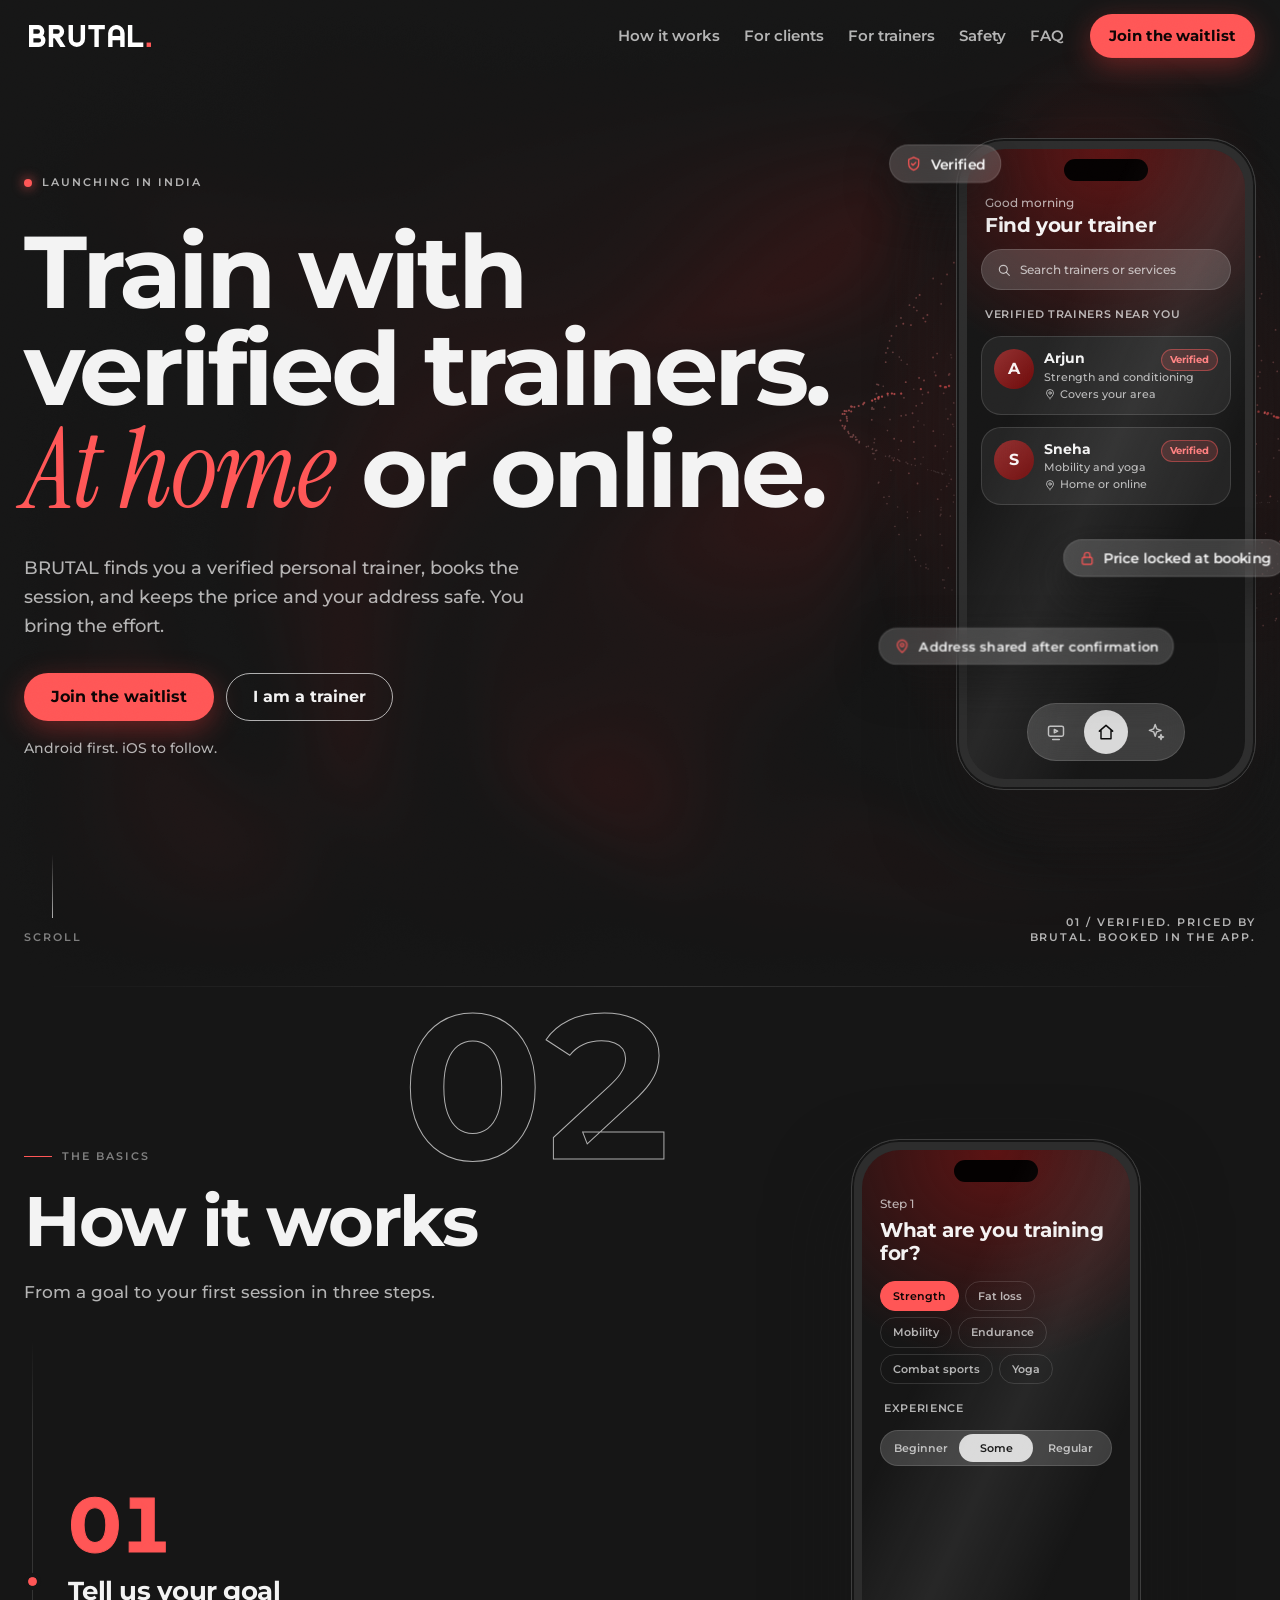
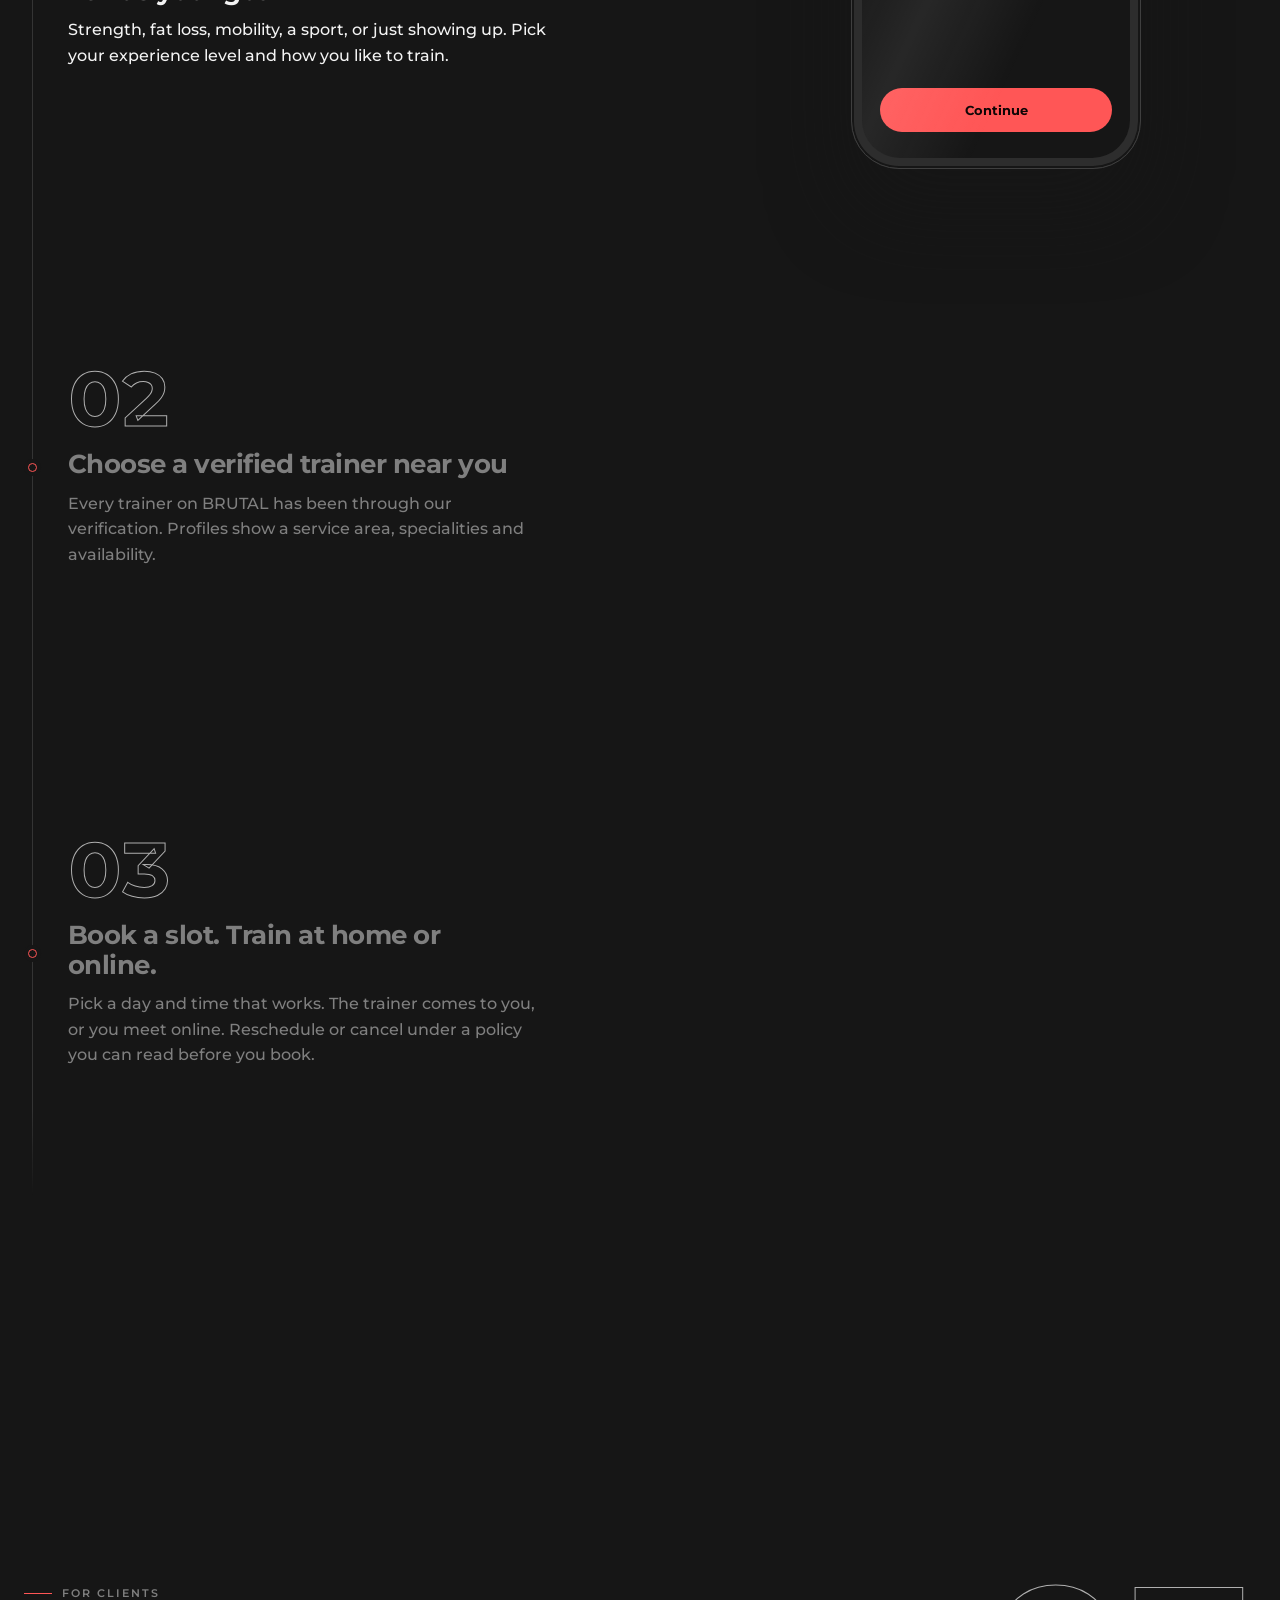
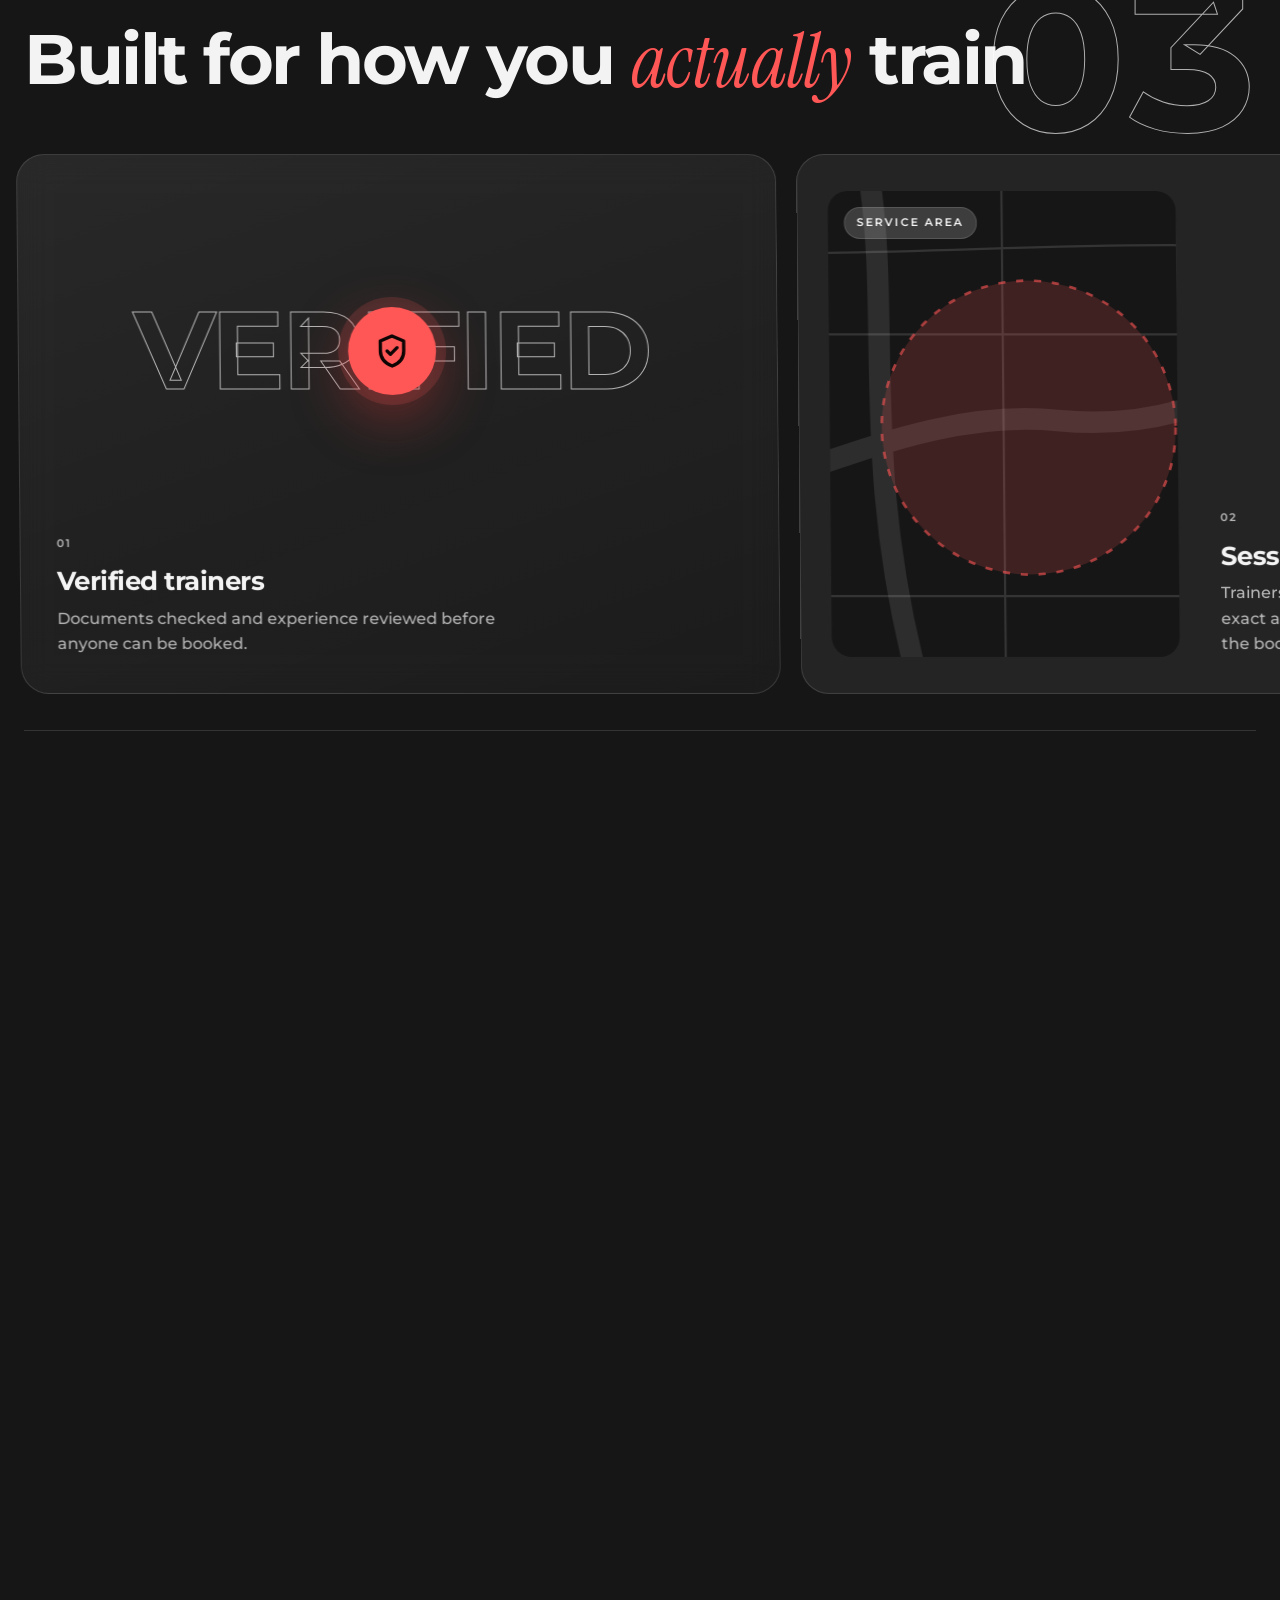
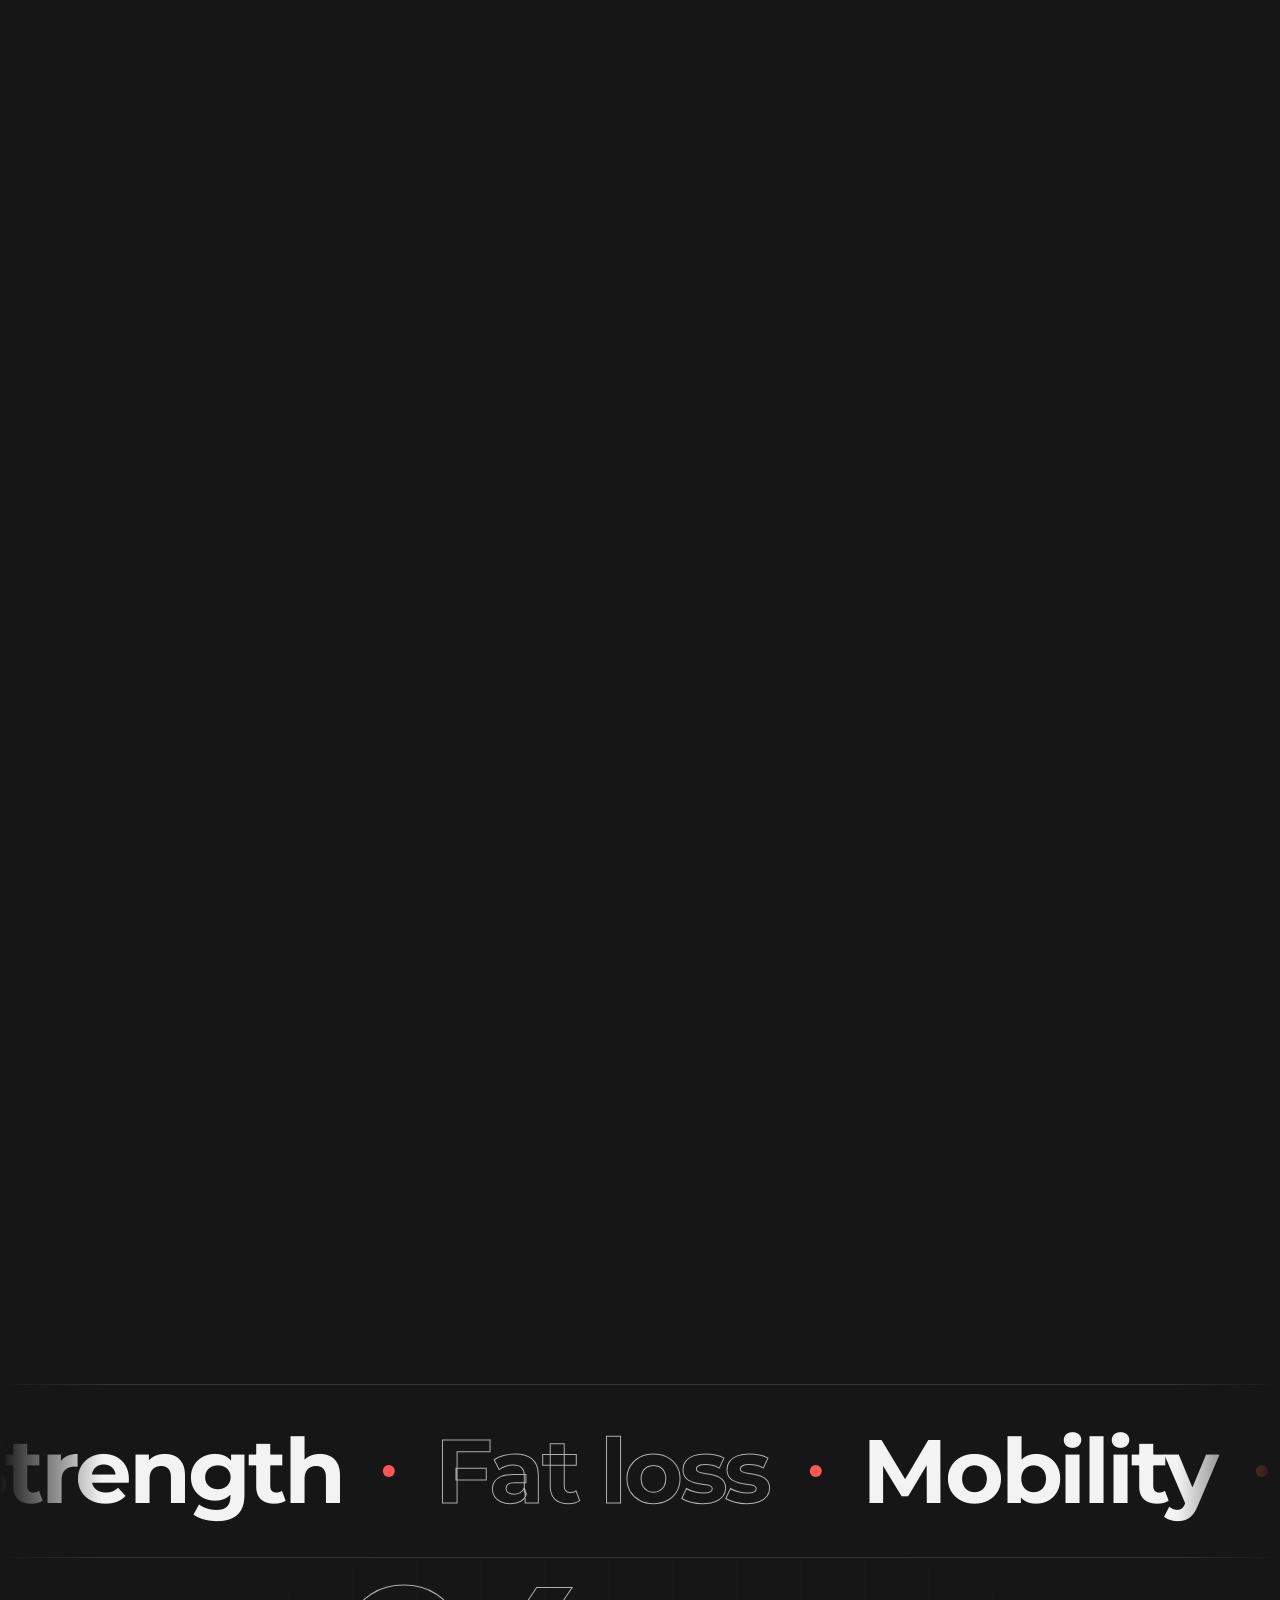
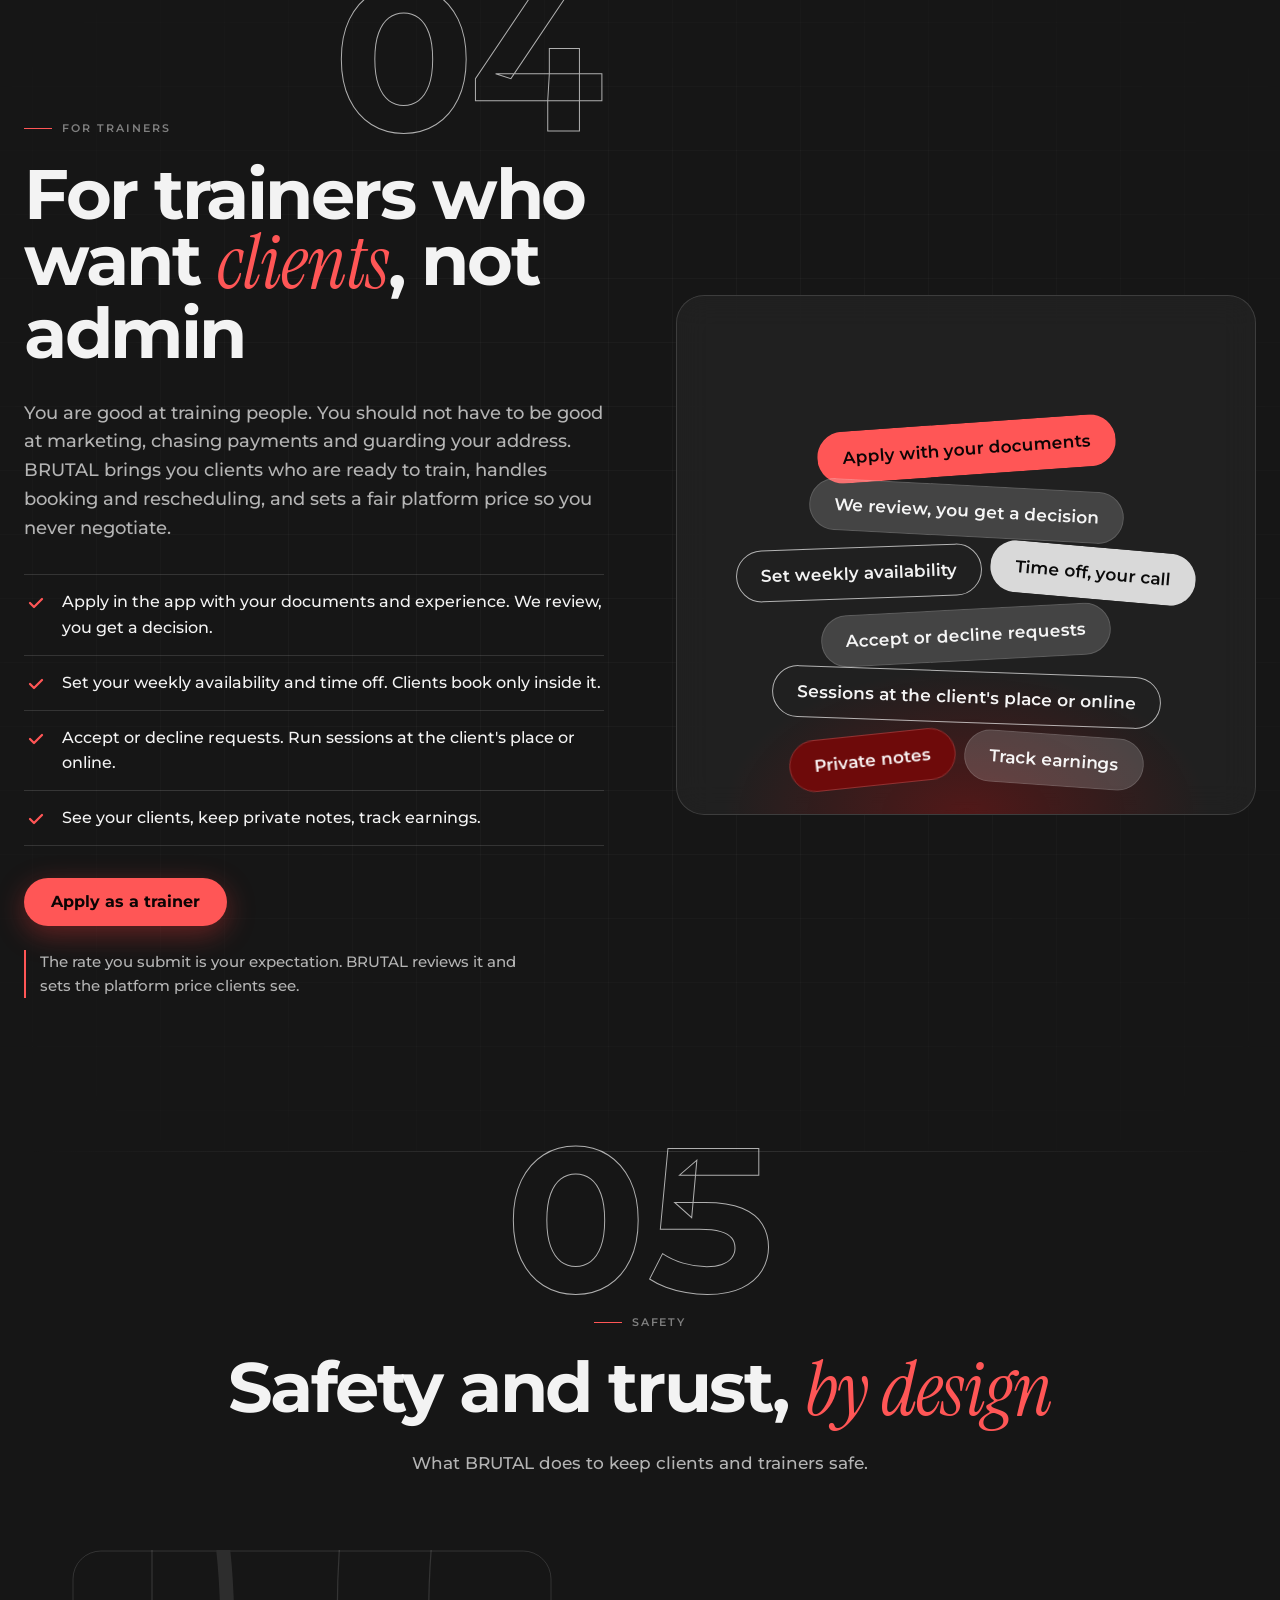
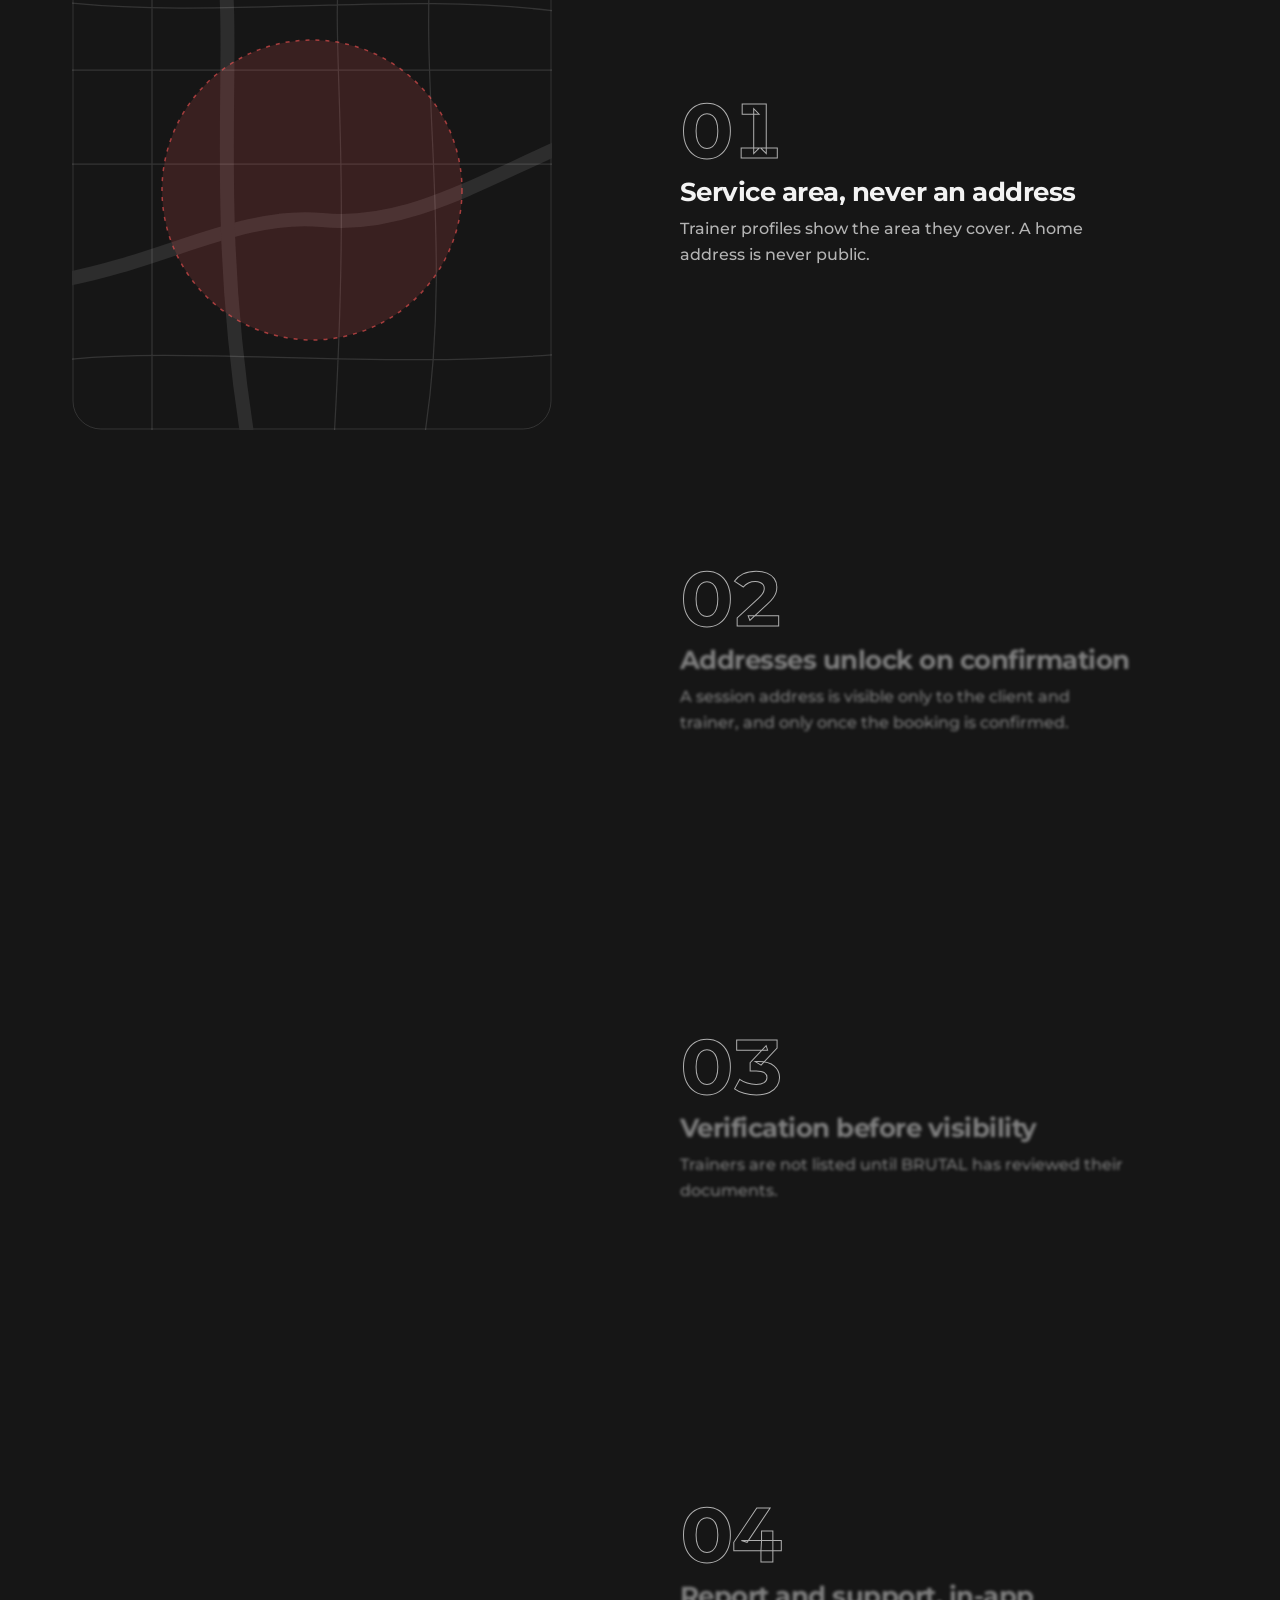
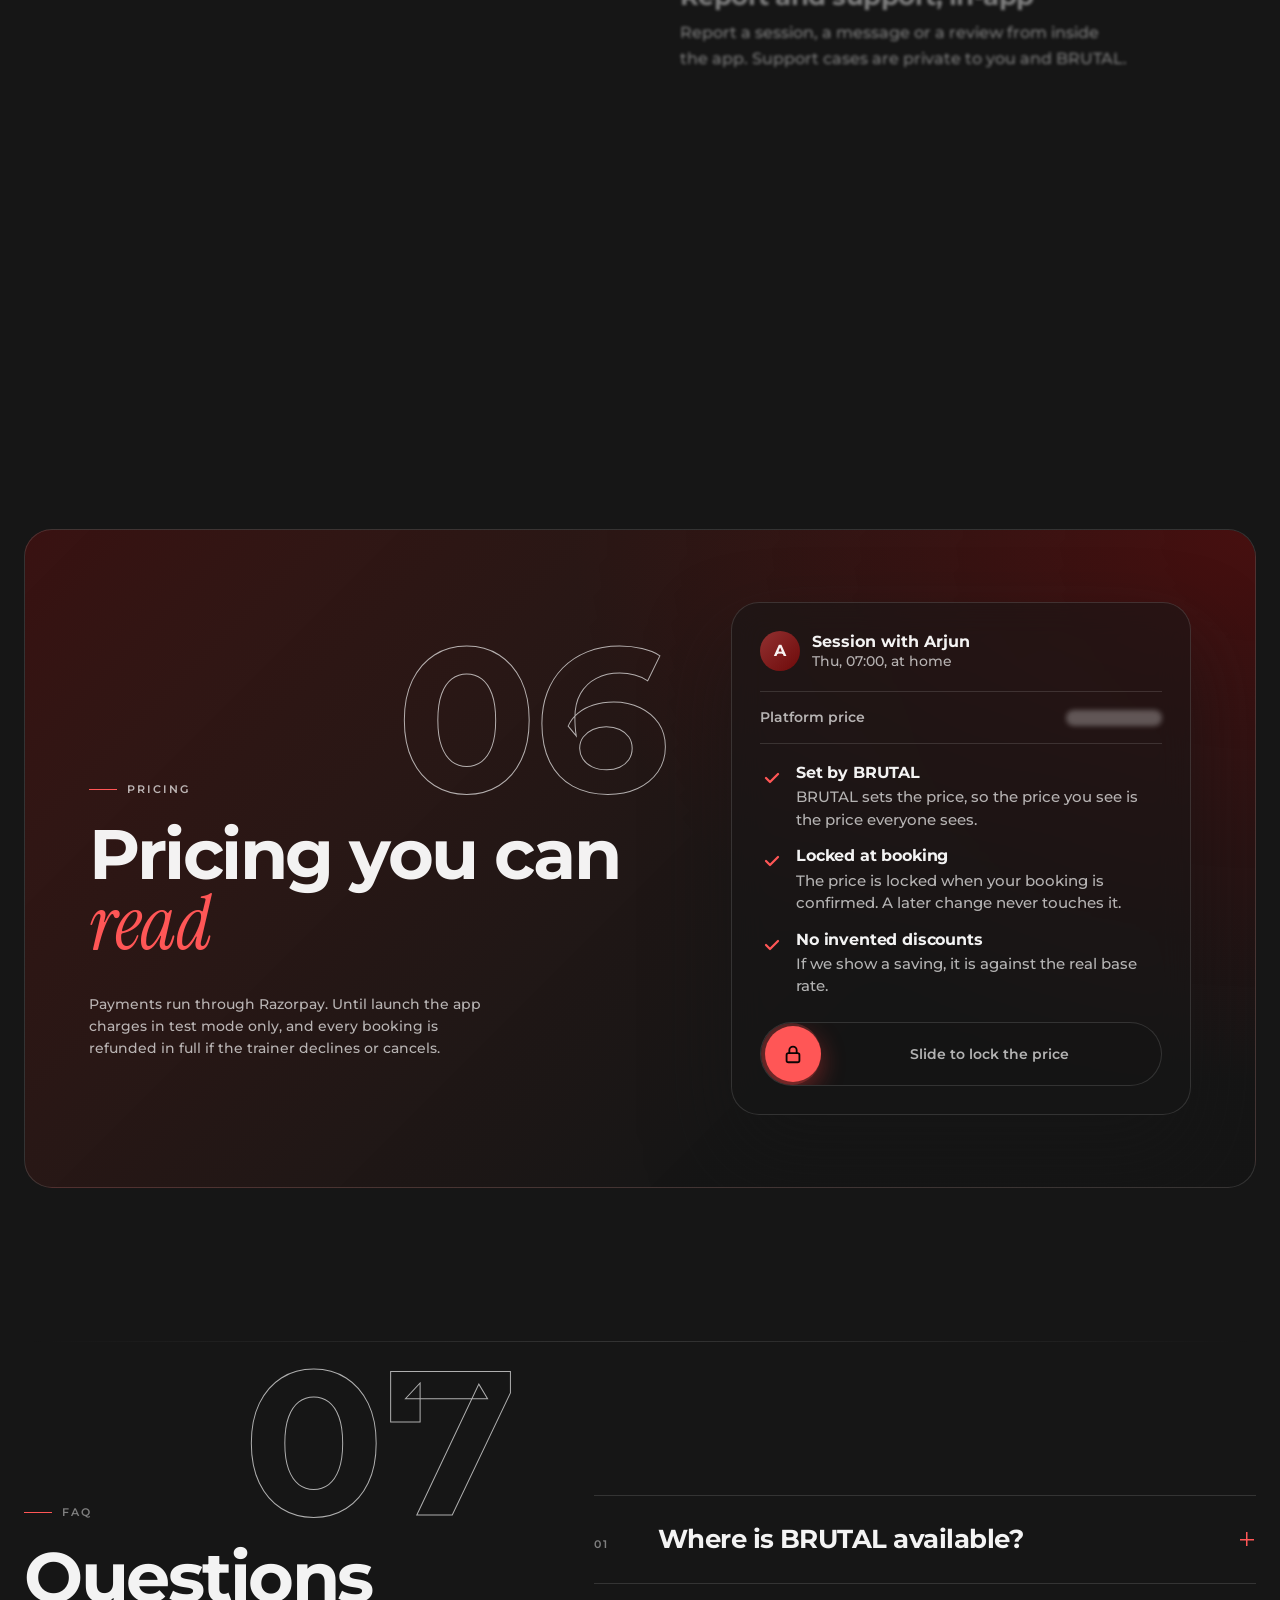
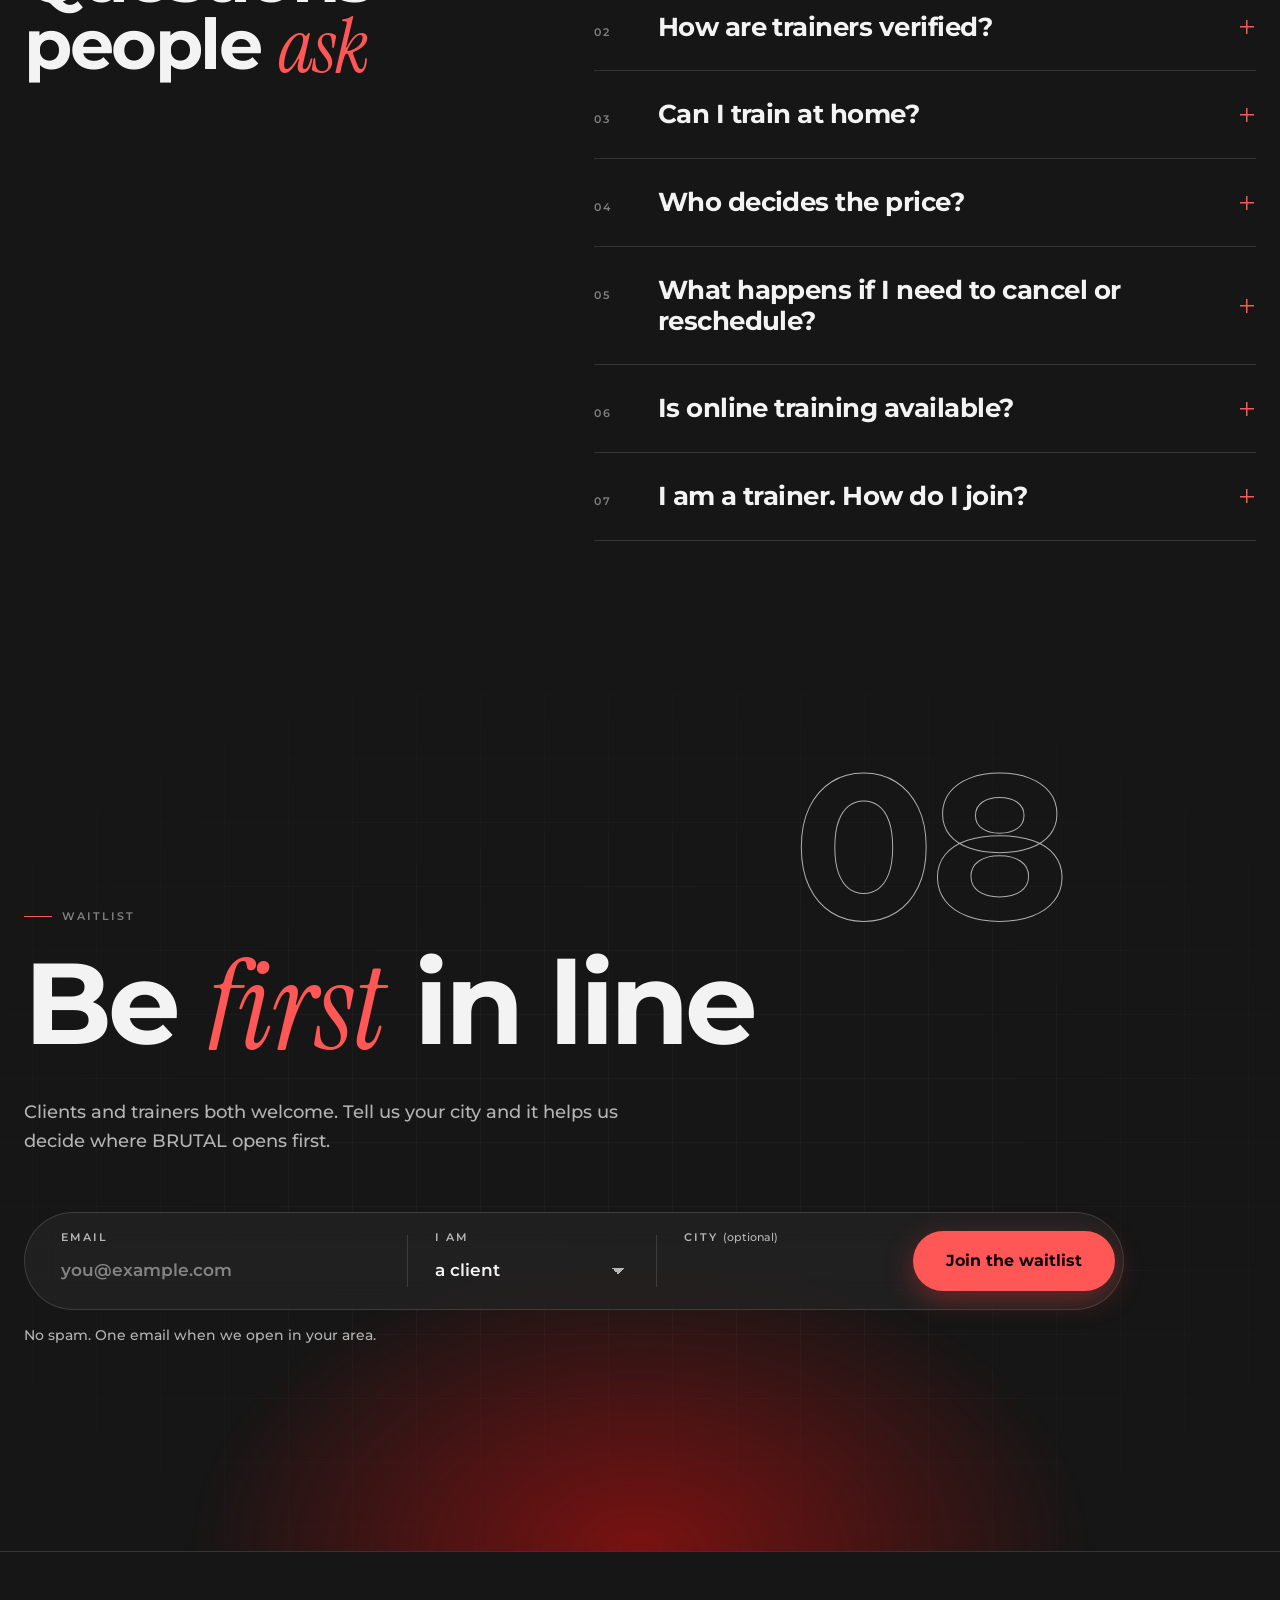
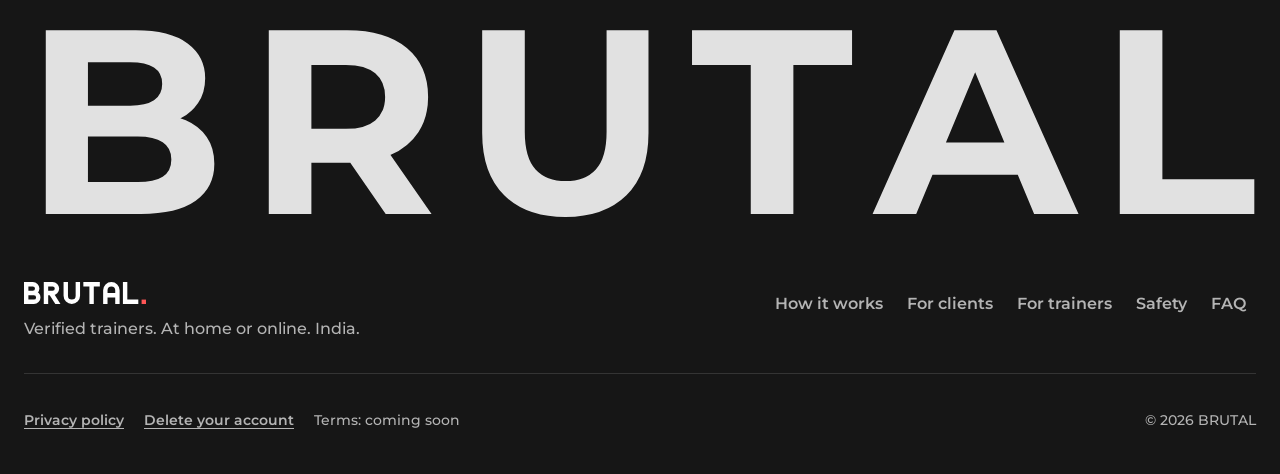
<file: index.html>
<!doctype html>
<html lang="en-IN">
<head>
<meta charset="utf-8">
<meta name="viewport" content="width=device-width, initial-scale=1">
<meta name="theme-color" content="#161616">
<meta name="color-scheme" content="dark">
<title>BRUTAL: Verified personal trainers at home or online in India</title>
<meta name="description" content="BRUTAL connects you with verified personal trainers for sessions at home or online. Pricing set by BRUTAL, safe bookings, real progress. Launching in India.">
<link rel="canonical" href="https://brutal-fit.github.io/">
<meta property="og:type" content="website">
<meta property="og:site_name" content="BRUTAL">
<meta property="og:title" content="BRUTAL: Verified personal trainers at home or online in India">
<meta property="og:description" content="BRUTAL connects you with verified personal trainers for sessions at home or online. Pricing set by BRUTAL, safe bookings, real progress. Launching in India.">
<meta property="og:url" content="https://brutal-fit.github.io/">
<meta property="og:image" content="https://brutal-fit.github.io/assets/img/og-image.png">
<meta property="og:image:width" content="1200">
<meta property="og:image:height" content="630">
<meta property="og:image:alt" content="BRUTAL wordmark on a dark background with a red glow: Train with verified trainers. At home or online.">
<meta property="og:locale" content="en_IN">
<meta name="twitter:card" content="summary_large_image">
<meta name="twitter:title" content="BRUTAL: Verified personal trainers at home or online in India">
<meta name="twitter:description" content="BRUTAL connects you with verified personal trainers for sessions at home or online. Pricing set by BRUTAL, safe bookings, real progress. Launching in India.">
<meta name="twitter:image" content="https://brutal-fit.github.io/assets/img/og-image.png">
<meta name="twitter:image:alt" content="BRUTAL wordmark on a dark background with a red glow: Train with verified trainers. At home or online.">
<link rel="icon" type="image/svg+xml" href="/assets/img/mark.svg">
<link rel="apple-touch-icon" href="/assets/img/apple-touch-icon.png">
<link rel="manifest" href="/site.webmanifest">
<link rel="preconnect" href="https://fonts.googleapis.com">
<link rel="preconnect" href="https://fonts.gstatic.com" crossorigin>
<link rel="stylesheet" href="https://fonts.googleapis.com/css2?family=Instrument+Serif:ital@1&amp;family=Montserrat:wght@400;500;600;700&amp;display=swap">
<link rel="stylesheet" href="assets/css/styles.css">
<script src="assets/js/main.js" defer></script>
<script src="assets/js/motion.js" defer></script>
<script src="assets/js/chapters.js" defer></script>
<script type="application/ld+json">
{
  "@context": "https://schema.org",
  "@type": "Organization",
  "name": "BRUTAL",
  "url": "https://brutal-fit.github.io/",
  "logo": "https://brutal-fit.github.io/assets/img/logo.svg",
  "description": "BRUTAL is a fitness-tech marketplace for India that connects clients with verified personal trainers for sessions at home or online.",
  "areaServed": {
    "@type": "Country",
    "name": "India"
  }
}
</script>
<script type="application/ld+json">
{
  "@context": "https://schema.org",
  "@type": "WebSite",
  "name": "BRUTAL",
  "url": "https://brutal-fit.github.io/",
  "inLanguage": "en-IN"
}
</script>
<script type="application/ld+json">
{
  "@context": "https://schema.org",
  "@type": "FAQPage",
  "mainEntity": [
    {
      "@type": "Question",
      "name": "Where is BRUTAL available?",
      "acceptedAnswer": {"@type": "Answer", "text": "We are launching in India, Android first. Join the waitlist and tell us your city; it helps us decide where to open first."}
    },
    {
      "@type": "Question",
      "name": "How are trainers verified?",
      "acceptedAnswer": {"@type": "Answer", "text": "Trainers apply in the app with identity and qualification documents and their experience. BRUTAL reviews every application before a trainer can be listed or booked."}
    },
    {
      "@type": "Question",
      "name": "Can I train at home?",
      "acceptedAnswer": {"@type": "Answer", "text": "Yes. Trainers list the area they cover. Your exact address is shared with your trainer only after the booking is confirmed."}
    },
    {
      "@type": "Question",
      "name": "Who decides the price?",
      "acceptedAnswer": {"@type": "Answer", "text": "BRUTAL does. A trainer submits the rate they expect, we review it and set the platform price you see. That price is locked when your booking is confirmed."}
    },
    {
      "@type": "Question",
      "name": "What happens if I need to cancel or reschedule?",
      "acceptedAnswer": {"@type": "Answer", "text": "You can do both from the booking. The policy is shown before you book and again when you change a booking."}
    },
    {
      "@type": "Question",
      "name": "Is online training available?",
      "acceptedAnswer": {"@type": "Answer", "text": "Online programmes are included in the app at no extra charge: follow-along workouts with sets, reps and rest timers."}
    },
    {
      "@type": "Question",
      "name": "I am a trainer. How do I join?",
      "acceptedAnswer": {"@type": "Answer", "text": "Join the waitlist as a trainer. When we open in your area, you will apply in the app with your documents and set your availability."}
    }
  ]
}
</script>
</head>
<body>
<div class="curtain" aria-hidden="true"><div class="curtain-panel curtain-top"></div><div class="curtain-panel curtain-bottom"></div><span class="curtain-mark">BRUTAL</span></div>
<a class="skip-link" href="#main">Skip to content</a>

<header class="site-header">
  <nav class="nav" aria-label="Primary">
    <a class="nav-logo" href="/"><img src="assets/img/logo.svg" alt="BRUTAL" width="122" height="22"></a>
    <button class="nav-toggle" type="button" aria-expanded="false" aria-controls="nav-panel" aria-label="Open menu">
      <svg class="i" viewBox="0 0 24 24" width="24" height="24" aria-hidden="true"><path class="i-open" d="M4 7h16M4 12h16M4 17h16"/><path class="i-close" d="M6 6l12 12M18 6L6 18"/></svg>
    </button>
    <div class="nav-panel" id="nav-panel">
      <ul class="nav-links">
        <li><a href="#how-it-works">How it works</a></li>
        <li><a href="#for-clients">For clients</a></li>
        <li><a href="#for-trainers">For trainers</a></li>
        <li><a href="#safety">Safety</a></li>
        <li><a href="#faq">FAQ</a></li>
      </ul>
      <a class="btn btn-primary btn-sm" href="#waitlist" data-magnetic><span class="btn-label">Join the waitlist</span></a>
    </div>
  </nav>
</header>

<main id="main">

  <section id="hero" class="hero" aria-labelledby="hero-title">
    <canvas id="hero-shader" class="hero-shader" aria-hidden="true"></canvas>
    <div class="container hero-grid">
      <div class="hero-copy">
        <p class="label hero-label"><span class="dot" aria-hidden="true"></span>Launching in India</p>
        <h1 id="hero-title" class="display"><span class="hl"><span class="hw"><span>Train</span></span> <span class="hw"><span>with</span></span></span> <span class="hl"><span class="hw"><span>verified</span></span> <span class="hw"><span>trainers.</span></span></span> <span class="hl"><span class="serif"><span class="hw"><span>At</span></span> <span class="hw"><span>home</span></span></span> <span class="hw"><span>or</span></span> <span class="hw"><span>online.</span></span></span></h1>
        <p class="lead">BRUTAL finds you a verified personal trainer, books the session, and keeps the price and your address safe. You bring the effort.</p>
        <div class="hero-actions">
          <a class="btn btn-primary" href="#waitlist" data-magnetic><span class="btn-label">Join the waitlist</span></a>
          <a class="btn btn-secondary" href="#for-trainers" data-magnetic><span class="btn-label">I am a trainer</span></a>
        </div>
        <p class="hero-note">Android first. iOS to follow.</p>
      </div>

      <div class="hero-visual">
        <div class="glow glow-wide" aria-hidden="true"></div>
        <div class="glow glow-core" aria-hidden="true"></div>
        <canvas id="hero-ring" class="hero-ring" aria-hidden="true"></canvas>
        <div class="phone-scene">
        <div class="phone" role="img" aria-label="Preview of the BRUTAL client home screen: a search field, two verified trainer cards and the Online, Home and AI coach tabs.">
          <div class="phone-screen">
            <div class="ph-notch"></div>
            <div class="ph-head">
              <span class="ph-hello">Good morning</span>
              <span class="ph-title">Find your trainer</span>
            </div>
            <div class="ph-search">
              <svg class="i" viewBox="0 0 24 24" width="16" height="16"><circle cx="11" cy="11" r="6"/><path d="M20 20l-4.5-4.5"/></svg>
              <span>Search trainers or services</span>
            </div>
            <span class="ph-label">Verified trainers near you</span>
            <div class="ph-card">
              <span class="ph-avatar">A</span>
              <span class="ph-info">
                <span class="ph-name">Arjun</span>
                <span class="ph-meta">Strength and conditioning</span>
                <span class="ph-area"><svg class="i" viewBox="0 0 24 24" width="12" height="12"><path d="M12 21s-7-6.1-7-11a7 7 0 0 1 14 0c0 4.9-7 11-7 11z"/><circle cx="12" cy="10" r="2.5"/></svg>Covers your area</span>
              </span>
              <span class="ph-chip">Verified</span>
            </div>
            <div class="ph-card">
              <span class="ph-avatar">S</span>
              <span class="ph-info">
                <span class="ph-name">Sneha</span>
                <span class="ph-meta">Mobility and yoga</span>
                <span class="ph-area"><svg class="i" viewBox="0 0 24 24" width="12" height="12"><path d="M12 21s-7-6.1-7-11a7 7 0 0 1 14 0c0 4.9-7 11-7 11z"/><circle cx="12" cy="10" r="2.5"/></svg>Home or online</span>
              </span>
              <span class="ph-chip">Verified</span>
            </div>
            <div class="ph-tabs">
              <span class="ph-tab"><svg class="i" viewBox="0 0 24 24" width="20" height="20"><rect x="3" y="5" width="18" height="12" rx="2"/><path d="M10 9l4 2-4 2zM8 21h8"/></svg></span>
              <span class="ph-tab is-active"><svg class="i" viewBox="0 0 24 24" width="20" height="20"><path d="M4 11l8-7 8 7M6 10v10h12V10"/></svg></span>
              <span class="ph-tab"><svg class="i" viewBox="0 0 24 24" width="20" height="20"><path d="M11 3l1.8 5.2L18 10l-5.2 1.8L11 17l-1.8-5.2L4 10l5.2-1.8zM18 15l.8 2.2L21 18l-2.2.8L18 21l-.8-2.2L15 18l2.2-.8z"/></svg></span>
            </div>
            <div class="phone-gloss" aria-hidden="true"></div>
          </div>
          <ul class="chips" aria-hidden="true">
            <li class="chip chip-1"><svg class="i" viewBox="0 0 24 24" width="16" height="16"><path d="M12 3l7 3v6c0 4.5-3 7.5-7 9-4-1.5-7-4.5-7-9V6z"/><path d="M9 12l2 2 4-4"/></svg>Verified</li>
            <li class="chip chip-2"><svg class="i" viewBox="0 0 24 24" width="16" height="16"><rect x="5" y="11" width="14" height="10" rx="2"/><path d="M8 11V8a4 4 0 0 1 8 0v3"/></svg>Price locked at booking</li>
            <li class="chip chip-3"><svg class="i" viewBox="0 0 24 24" width="16" height="16"><path d="M12 21s-7-6.1-7-11a7 7 0 0 1 14 0c0 4.9-7 11-7 11z"/><circle cx="12" cy="10" r="2.5"/></svg>Address shared after confirmation</li>
          </ul>
        </div>
        </div>
      </div>
    </div>
    <div class="container hero-foot">
      <div class="cue" aria-hidden="true"><span class="cue-line"></span><span class="label">Scroll</span></div>
      <p class="label hero-meta">01 / Verified. Priced by BRUTAL. Booked in the app.</p>
    </div>
  </section>

  <section id="how-it-works" class="chapter journey-chapter" aria-labelledby="how-title">
    <div class="container journey-grid">
      <div class="journey-copy">
        <div class="chapter-head" data-reveal>
          <span class="numeral chapter-num" aria-hidden="true">02</span>
          <p class="label">The basics</p>
          <h2 id="how-title">How it works</h2>
          <p class="intro">From a goal to your first session in three steps.</p>
        </div>
        <div class="journey-wrap">
          <div class="rail" aria-hidden="true"><span class="rail-fill"></span></div>
          <ol class="journey">
            <li class="journey-step" data-step="1" data-reveal>
              <span class="rail-dot" aria-hidden="true"></span>
              <span class="numeral numeral-sm" aria-hidden="true">01</span>
              <h3>Tell us your goal</h3>
              <p>Strength, fat loss, mobility, a sport, or just showing up. Pick your experience level and how you like to train.</p>
            </li>
            <li class="journey-step" data-step="2" data-reveal>
              <span class="rail-dot" aria-hidden="true"></span>
              <span class="numeral numeral-sm" aria-hidden="true">02</span>
              <h3>Choose a verified trainer near you</h3>
              <p>Every trainer on BRUTAL has been through our verification. Profiles show a service area, specialities and availability.</p>
            </li>
            <li class="journey-step" data-step="3" data-reveal>
              <span class="rail-dot" aria-hidden="true"></span>
              <span class="numeral numeral-sm" aria-hidden="true">03</span>
              <h3>Book a slot. Train at home or online.</h3>
              <p>Pick a day and time that works. The trainer comes to you, or you meet online. Reschedule or cancel under a policy you can read before you book.</p>
            </li>
          </ol>
        </div>
      </div>

      <div class="journey-stage" aria-hidden="true">
        <div class="phone phone-journey">
          <div class="phone-screen">
            <div class="ph-notch"></div>
            <div class="screens">
              <div class="screen" data-screen="1">
                <span class="ph-hello">Step 1</span>
                <span class="ph-title">What are you training for?</span>
                <ul class="ph-pills">
                  <li class="ph-pill is-on">Strength</li>
                  <li class="ph-pill">Fat loss</li>
                  <li class="ph-pill">Mobility</li>
                  <li class="ph-pill">Endurance</li>
                  <li class="ph-pill">Combat sports</li>
                  <li class="ph-pill">Yoga</li>
                </ul>
                <span class="ph-label">Experience</span>
                <div class="ph-seg"><span>Beginner</span><span class="is-on">Some</span><span>Regular</span></div>
                <span class="ph-btn">Continue</span>
              </div>
              <div class="screen" data-screen="2">
                <span class="ph-hello">Step 2</span>
                <span class="ph-title">Verified trainers near you</span>
                <div class="ph-card">
                  <span class="ph-avatar">A</span>
                  <span class="ph-info"><span class="ph-name">Arjun</span><span class="ph-meta">Strength and conditioning</span><span class="ph-area">Covers your area</span></span>
                  <span class="ph-chip">Verified</span>
                </div>
                <div class="ph-card">
                  <span class="ph-avatar">S</span>
                  <span class="ph-info"><span class="ph-name">Sneha</span><span class="ph-meta">Mobility and yoga</span><span class="ph-area">Home or online</span></span>
                  <span class="ph-chip">Verified</span>
                </div>
                <div class="ph-card">
                  <span class="ph-avatar">K</span>
                  <span class="ph-info"><span class="ph-name">Karan</span><span class="ph-meta">Calisthenics</span><span class="ph-area">Covers your area</span></span>
                  <span class="ph-chip">Verified</span>
                </div>
              </div>
              <div class="screen" data-screen="3">
                <span class="ph-hello">Step 3</span>
                <span class="ph-title">Pick a day and time</span>
                <ul class="ph-week">
                  <li>Mon</li><li>Tue</li><li>Wed</li><li class="is-on">Thu</li><li>Fri</li><li>Sat</li><li>Sun</li>
                </ul>
                <ul class="ph-times">
                  <li class="ph-pill is-on">07:00</li><li class="ph-pill">18:30</li><li class="ph-pill">19:30</li>
                </ul>
                <div class="ph-seg ph-seg-2"><span class="is-on">Home</span><span>Online</span></div>
                <span class="ph-btn">Request booking</span>
              </div>
            </div>
            <div class="phone-gloss"></div>
          </div>
        </div>
      </div>
    </div>
  </section>

  <section id="for-clients" class="chapter gallery-chapter" aria-labelledby="clients-title">
    <div class="gallery-space">
      <div class="gallery">
        <div class="container">
          <div class="chapter-head gallery-head" data-reveal>
            <span class="numeral chapter-num" aria-hidden="true">03</span>
            <p class="label">For clients</p>
            <h2 id="clients-title">Built for how you <span class="serif">actually</span> train</h2>
          </div>
        </div>
        <div class="track" tabindex="0" role="region" aria-label="Features for clients">
          <article class="panel panel-glass panel-verified">
            <div class="panel-visual" aria-hidden="true">
              <span class="panel-word">VERIFIED</span>
              <span class="panel-badge"><svg class="i" viewBox="0 0 24 24" width="40" height="40"><path d="M12 3l7 3v6c0 4.5-3 7.5-7 9-4-1.5-7-4.5-7-9V6z"/><path d="M9 12l2 2 4-4"/></svg></span>
            </div>
            <div class="panel-copy">
              <span class="panel-idx" aria-hidden="true">01</span>
              <h3>Verified trainers</h3>
              <p>Documents checked and experience reviewed before anyone can be booked.</p>
            </div>
          </article>
          <article class="panel panel-flat panel-home">
            <div class="panel-visual" aria-hidden="true">
              <svg class="map" viewBox="0 0 400 260" width="400" height="260" preserveAspectRatio="xMidYMid slice">
                <rect class="map-tile" x="-200" y="-200" width="800" height="660"/>
                <path class="map-road" d="M-10 182C80 168 150 120 230 128S352 98 410 60"/>
                <path class="map-road" d="M126 -10C138 70 120 150 150 270"/>
                <path class="map-street" d="M-10 80H410M-10 226H410M60 -10V270M300 -10C290 90 318 170 296 270M200 -10V270M-10 30C120 44 260 20 410 36"/>
                <circle class="map-area" cx="214" cy="132" r="82"/>
              </svg>
              <span class="map-label">Service area</span>
            </div>
            <div class="panel-copy">
              <span class="panel-idx" aria-hidden="true">02</span>
              <h3>Sessions at home</h3>
              <p>Trainers who travel to your area. Your exact address is shared only after the booking is confirmed.</p>
            </div>
          </article>
          <article class="panel panel-glass panel-online">
            <div class="panel-copy">
              <span class="panel-idx" aria-hidden="true">03</span>
              <h3>Online programmes</h3>
              <p>Structured plans with a trainer behind them. Today's session, your week, your assessment, in one place.</p>
            </div>
            <ul class="panel-visual days" aria-hidden="true">
              <li class="day is-done"><span class="day-check"><svg class="i" viewBox="0 0 24 24" width="16" height="16"><path d="M6 12l4 4 8-8"/></svg></span><span class="day-name">Today</span><span class="day-bar"></span></li>
              <li class="day"><span class="day-check"></span><span class="day-name">Tomorrow</span><span class="day-bar"></span></li>
              <li class="day"><span class="day-check"></span><span class="day-name">Thursday</span><span class="day-bar"></span></li>
            </ul>
          </article>
          <article class="panel panel-flat panel-progress">
            <div class="panel-visual" aria-hidden="true">
              <span class="chart-label">Weight trend</span>
              <svg class="chart" viewBox="0 0 480 220" width="480" height="220" preserveAspectRatio="xMidYMax meet">
                <path class="chart-grid" d="M0 55H480M0 110H480M0 165H480"/>
                <path class="chart-area" d="M0 48C60 52 90 80 140 86S220 100 260 122 340 140 380 156 450 170 480 176V220H0Z"/>
                <path class="chart-line" pathLength="1" d="M0 48C60 52 90 80 140 86S220 100 260 122 340 140 380 156 450 170 480 176"/>
              </svg>
            </div>
            <div class="panel-copy">
              <span class="panel-idx" aria-hidden="true">04</span>
              <h3>Progress that is yours</h3>
              <p>Log weight and measurements, see the trend. Your progress entries are visible only to you.</p>
            </div>
          </article>
          <article class="panel panel-glass panel-messages">
            <div class="panel-copy">
              <span class="panel-idx" aria-hidden="true">05</span>
              <h3>Messages and reminders</h3>
              <p>Talk to your trainer in the app. Session reminders and booking updates come to you, not your inbox.</p>
            </div>
            <ul class="panel-visual bubbles" aria-hidden="true">
              <li class="bubble bubble-them">See you at 7?</li>
              <li class="bubble bubble-me">On my way</li>
              <li class="bubble bubble-system">Session reminder: today 07:00</li>
            </ul>
          </article>
          <article class="panel panel-flat panel-ai">
            <div class="panel-visual" aria-hidden="true"><span class="orb"></span></div>
            <div class="panel-copy">
              <span class="panel-idx" aria-hidden="true">06</span>
              <span class="tag">Roadmap</span>
              <h3>AI coach, on the roadmap</h3>
              <p>A coach in your pocket between sessions. We are choosing the provider carefully; it ships when it is good.</p>
            </div>
          </article>
        </div>
        <div class="container">
          <div class="gallery-progress" aria-hidden="true"><span class="gallery-progress-fill"></span></div>
        </div>
      </div>
    </div>
  </section>

  <div class="ticker" role="group" aria-label="What people train for">
    <ul class="ticker-row">
      <li>Strength</li><li>Fat loss</li><li>Mobility</li><li>Endurance</li><li>Combat sports</li><li>Yoga</li><li>Calisthenics</li><li>Running</li><li>Strength for sport</li><li>Showing up</li>
      <li aria-hidden="true">Strength</li><li aria-hidden="true">Fat loss</li><li aria-hidden="true">Mobility</li><li aria-hidden="true">Endurance</li><li aria-hidden="true">Combat sports</li><li aria-hidden="true">Yoga</li><li aria-hidden="true">Calisthenics</li><li aria-hidden="true">Running</li><li aria-hidden="true">Strength for sport</li><li aria-hidden="true">Showing up</li>
    </ul>
  </div>

  <section id="for-trainers" class="chapter trainers-chapter grid-bg" aria-labelledby="trainers-title">
    <div class="container trainers-grid">
      <div class="trainers-copy">
        <div class="chapter-head" data-reveal>
          <span class="numeral chapter-num" aria-hidden="true">04</span>
          <p class="label">For trainers</p>
          <h2 id="trainers-title">For trainers who want <span class="serif">clients</span>, not admin</h2>
        </div>
        <div data-reveal>
          <p class="lead">You are good at training people. You should not have to be good at marketing, chasing payments and guarding your address. BRUTAL brings you clients who are ready to train, handles booking and rescheduling, and sets a fair platform price so you never negotiate.</p>
          <ul class="checklist">
            <li><svg class="i" viewBox="0 0 24 24" width="20" height="20" aria-hidden="true"><path d="M6 12l4 4 8-8"/></svg><span>Apply in the app with your documents and experience. We review, you get a decision.</span></li>
            <li><svg class="i" viewBox="0 0 24 24" width="20" height="20" aria-hidden="true"><path d="M6 12l4 4 8-8"/></svg><span>Set your weekly availability and time off. Clients book only inside it.</span></li>
            <li><svg class="i" viewBox="0 0 24 24" width="20" height="20" aria-hidden="true"><path d="M6 12l4 4 8-8"/></svg><span>Accept or decline requests. Run sessions at the client's place or online.</span></li>
            <li><svg class="i" viewBox="0 0 24 24" width="20" height="20" aria-hidden="true"><path d="M6 12l4 4 8-8"/></svg><span>See your clients, keep private notes, track earnings.</span></li>
          </ul>
          <a class="btn btn-primary" href="#waitlist" data-role="trainer" data-magnetic><span class="btn-label">Apply as a trainer</span></a>
          <p class="honesty">The rate you submit is your expectation. BRUTAL reviews it and sets the platform price clients see.</p>
        </div>
      </div>
      <div class="pit" data-reveal>
        <ul class="pills" aria-hidden="true">
          <li class="pill pill-accent">Apply with your documents</li>
          <li class="pill pill-glass">We review, you get a decision</li>
          <li class="pill pill-outline">Set weekly availability</li>
          <li class="pill pill-light">Time off, your call</li>
          <li class="pill pill-glass">Accept or decline requests</li>
          <li class="pill pill-outline">Sessions at the client's place or online</li>
          <li class="pill pill-deep">Private notes</li>
          <li class="pill pill-glass">Track earnings</li>
        </ul>
      </div>
    </div>
  </section>

  <section id="safety" class="chapter safety-chapter" aria-labelledby="safety-title">
    <div class="container">
      <div class="chapter-head chapter-head-center" data-reveal>
        <span class="numeral chapter-num" aria-hidden="true">05</span>
        <p class="label">Safety</p>
        <h2 id="safety-title">Safety and trust, <span class="serif">by design</span></h2>
        <p class="intro">What BRUTAL does to keep clients and trainers safe.</p>
      </div>
      <div class="safety-grid">
        <div class="scene-wrap">
          <svg class="scene" viewBox="0 0 480 480" width="480" height="480" aria-hidden="true">
            <rect class="sc-tile" x="1" y="1" width="478" height="478" rx="28"/>
            <path class="sc-road" d="M-10 330C90 312 170 262 250 270S400 236 490 196"/>
            <path class="sc-road" d="M150 -10C166 110 138 250 176 490"/>
            <path class="sc-street" d="M-10 120H490M-10 410C120 396 300 420 490 404M80 -10V490M360 -10C346 140 382 300 352 490M268 -10C258 120 280 180 262 490M-10 52C150 70 330 40 490 62M-10 214H490"/>
            <circle class="sc-area" cx="240" cy="240" r="150"/>
            <circle class="sc-area-ring" cx="240" cy="240" r="150"/>
            <g class="sc-pin">
              <path class="sc-pin-body" d="M240 268s-38-33-38-60a38 38 0 0 1 76 0c0 27-38 60-38 60z"/>
              <g class="sc-lock">
                <rect x="228" y="203" width="24" height="18" rx="4"/>
                <path d="M233 203v-6a7 7 0 0 1 14 0v6"/>
              </g>
              <g class="sc-lock-open">
                <rect x="228" y="203" width="24" height="18" rx="4"/>
                <path d="M233 203v-6a7 7 0 0 1 13.5-2.5"/>
              </g>
            </g>
            <g class="sc-check"><circle cx="268" cy="182" r="13"/><path d="M262 182l4 4 8-8"/></g>
            <g class="sc-flag"><path d="M300 262V226M300 226h22l-6 8 6 8h-22"/></g>
          </svg>
        </div>
        <ul class="beats">
          <li class="beat" data-beat="1" data-reveal>
            <span class="numeral numeral-sm" aria-hidden="true">01</span>
            <h3>Service area, never an address</h3>
            <p>Trainer profiles show the area they cover. A home address is never public.</p>
          </li>
          <li class="beat" data-beat="2" data-reveal>
            <span class="numeral numeral-sm" aria-hidden="true">02</span>
            <h3>Addresses unlock on confirmation</h3>
            <p>A session address is visible only to the client and trainer, and only once the booking is confirmed.</p>
          </li>
          <li class="beat" data-beat="3" data-reveal>
            <span class="numeral numeral-sm" aria-hidden="true">03</span>
            <h3>Verification before visibility</h3>
            <p>Trainers are not listed until BRUTAL has reviewed their documents.</p>
          </li>
          <li class="beat" data-beat="4" data-reveal>
            <span class="numeral numeral-sm" aria-hidden="true">04</span>
            <h3>Report and support, in-app</h3>
            <p>Report a session, a message or a review from inside the app. Support cases are private to you and BRUTAL.</p>
          </li>
        </ul>
      </div>
    </div>
  </section>

  <section id="pricing" class="chapter pricing-chapter" aria-labelledby="pricing-title">
    <div class="container">
      <div class="price-panel">
        <div class="price-copy chapter-head" data-reveal>
          <span class="numeral chapter-num" aria-hidden="true">06</span>
          <p class="label">Pricing</p>
          <h2 id="pricing-title">Pricing you can <span class="serif">read</span></h2>
          <p class="footnote">Payments run through Razorpay. Until launch the app charges in test mode only, and every booking is refunded in full if the trainer declines or cancels.</p>
        </div>
        <div class="lock-card" data-reveal>
          <div class="lock-summary" aria-hidden="true">
            <span class="ph-avatar">A</span>
            <span class="lock-who"><span class="lock-title">Session with Arjun</span><span class="lock-when">Thu, 07:00, at home</span></span>
          </div>
          <div class="lock-price" aria-hidden="true"><span>Platform price</span><span class="price-blur"></span></div>
          <ul class="lock-points">
            <li>
              <svg class="i" viewBox="0 0 24 24" width="20" height="20" aria-hidden="true"><path d="M6 12l4 4 8-8"/></svg>
              <div><h3>Set by BRUTAL</h3><p>BRUTAL sets the price, so the price you see is the price everyone sees.</p></div>
            </li>
            <li>
              <svg class="i" viewBox="0 0 24 24" width="20" height="20" aria-hidden="true"><path d="M6 12l4 4 8-8"/></svg>
              <div><h3>Locked at booking</h3><p>The price is locked when your booking is confirmed. A later change never touches it.</p></div>
            </li>
            <li>
              <svg class="i" viewBox="0 0 24 24" width="20" height="20" aria-hidden="true"><path d="M6 12l4 4 8-8"/></svg>
              <div><h3>No invented discounts</h3><p>If we show a saving, it is against the real base rate.</p></div>
            </li>
          </ul>
          <div class="slider">
            <span class="slider-fill" aria-hidden="true"></span>
            <span class="slider-text" aria-hidden="true">Slide to lock the price</span>
            <button class="slider-handle" type="button" aria-label="Lock the price"><svg class="i" viewBox="0 0 24 24" width="22" height="22" aria-hidden="true"><rect x="5" y="11" width="14" height="10" rx="2"/><path d="M8 11V8a4 4 0 0 1 8 0v3"/></svg></button>
          </div>
        </div>
      </div>
    </div>
  </section>

  <section id="faq" class="chapter faq-chapter" aria-labelledby="faq-title">
    <div class="container faq-grid">
      <div class="chapter-head faq-head" data-reveal>
        <span class="numeral chapter-num" aria-hidden="true">07</span>
        <p class="label">FAQ</p>
        <h2 id="faq-title">Questions people <span class="serif">ask</span></h2>
      </div>
      <div class="faq-list" data-reveal>
        <details class="faq-item">
          <summary>Where is BRUTAL available?</summary>
          <p>We are launching in India, Android first. Join the waitlist and tell us your city; it helps us decide where to open first.</p>
        </details>
        <details class="faq-item">
          <summary>How are trainers verified?</summary>
          <p>Trainers apply in the app with identity and qualification documents and their experience. BRUTAL reviews every application before a trainer can be listed or booked.</p>
        </details>
        <details class="faq-item">
          <summary>Can I train at home?</summary>
          <p>Yes. Trainers list the area they cover. Your exact address is shared with your trainer only after the booking is confirmed.</p>
        </details>
        <details class="faq-item">
          <summary>Who decides the price?</summary>
          <p>BRUTAL does. A trainer submits the rate they expect, we review it and set the platform price you see. That price is locked when your booking is confirmed.</p>
        </details>
        <details class="faq-item">
          <summary>What happens if I need to cancel or reschedule?</summary>
          <p>You can do both from the booking. The policy is shown before you book and again when you change a booking.</p>
        </details>
        <details class="faq-item">
          <summary>Is online training available?</summary>
          <p>Online programmes are included in the app at no extra charge: follow-along workouts with sets, reps and rest timers.</p>
        </details>
        <details class="faq-item">
          <summary>I am a trainer. How do I join?</summary>
          <p>Join the waitlist as a trainer. When we open in your area, you will apply in the app with your documents and set your availability.</p>
        </details>
      </div>
    </div>
  </section>

  <section id="waitlist" class="chapter waitlist-chapter grid-bg" aria-labelledby="waitlist-title">
    <div class="glow glow-waitlist" aria-hidden="true"></div>
    <div class="container">
      <div class="chapter-head waitlist-head" data-reveal>
        <span class="numeral chapter-num" aria-hidden="true">08</span>
        <p class="label">Waitlist</p>
        <h2 id="waitlist-title" class="display">Be <span class="serif">first</span> in line</h2>
        <p class="lead">Clients and trainers both welcome. Tell us your city and it helps us decide where BRUTAL opens first.</p>
      </div>
      <!-- method="dialog" outside a dialog never submits, so nothing leaves the page without JS; native validation still runs. -->
      <form class="waitlist-form" id="waitlist-form" method="dialog" aria-describedby="form-note" data-reveal>
        <div class="form-bar">
          <div class="field field-email">
            <label for="wl-email">Email</label>
            <input id="wl-email" name="email" type="email" required autocomplete="email" inputmode="email" placeholder="you@example.com">
          </div>
          <div class="field">
            <label for="wl-role">I am</label>
            <select id="wl-role" name="role">
              <option value="client">a client</option>
              <option value="trainer">a trainer</option>
            </select>
          </div>
          <div class="field">
            <label for="wl-city">City <span class="optional">(optional)</span></label>
            <input id="wl-city" name="city" type="text" autocomplete="address-level2">
          </div>
          <button class="btn btn-primary form-submit" type="submit" data-magnetic><span class="btn-label">Join the waitlist</span></button>
        </div>
        <p class="form-status" id="form-status" role="status" aria-live="polite"></p>
        <noscript><p class="form-status">The waitlist is not open yet. We are not collecting details until it is. Check back soon.</p></noscript>
        <p class="form-note" id="form-note">No spam. One email when we open in your area.</p>
      </form>
    </div>
  </section>

</main>

<footer class="site-footer">
  <div class="container">
    <p class="wordmark" aria-hidden="true"><span class="fl">B</span><span class="fl">R</span><span class="fl">U</span><span class="fl">T</span><span class="fl">A</span><span class="fl">L</span></p>
    <div class="footer-grid">
      <div class="footer-brand">
        <img src="assets/img/logo.svg" alt="BRUTAL" width="122" height="22" loading="lazy">
        <p>Verified trainers. At home or online. India.</p>
      </div>
      <nav aria-label="Footer">
        <ul class="footer-links">
          <li><a href="#how-it-works">How it works</a></li>
          <li><a href="#for-clients">For clients</a></li>
          <li><a href="#for-trainers">For trainers</a></li>
          <li><a href="#safety">Safety</a></li>
          <li><a href="#faq">FAQ</a></li>
        </ul>
      </nav>
    </div>
    <div class="footer-base">
      <ul class="footer-legal">
        <li><a href="/privacy/">Privacy policy</a></li>
        <li><a href="/delete-account/">Delete your account</a></li>
        <li>Terms: coming soon</li>
      </ul>
      <p>&copy; 2026 BRUTAL</p>
    </div>
  </div>
</footer>
</body>
</html>
</file>
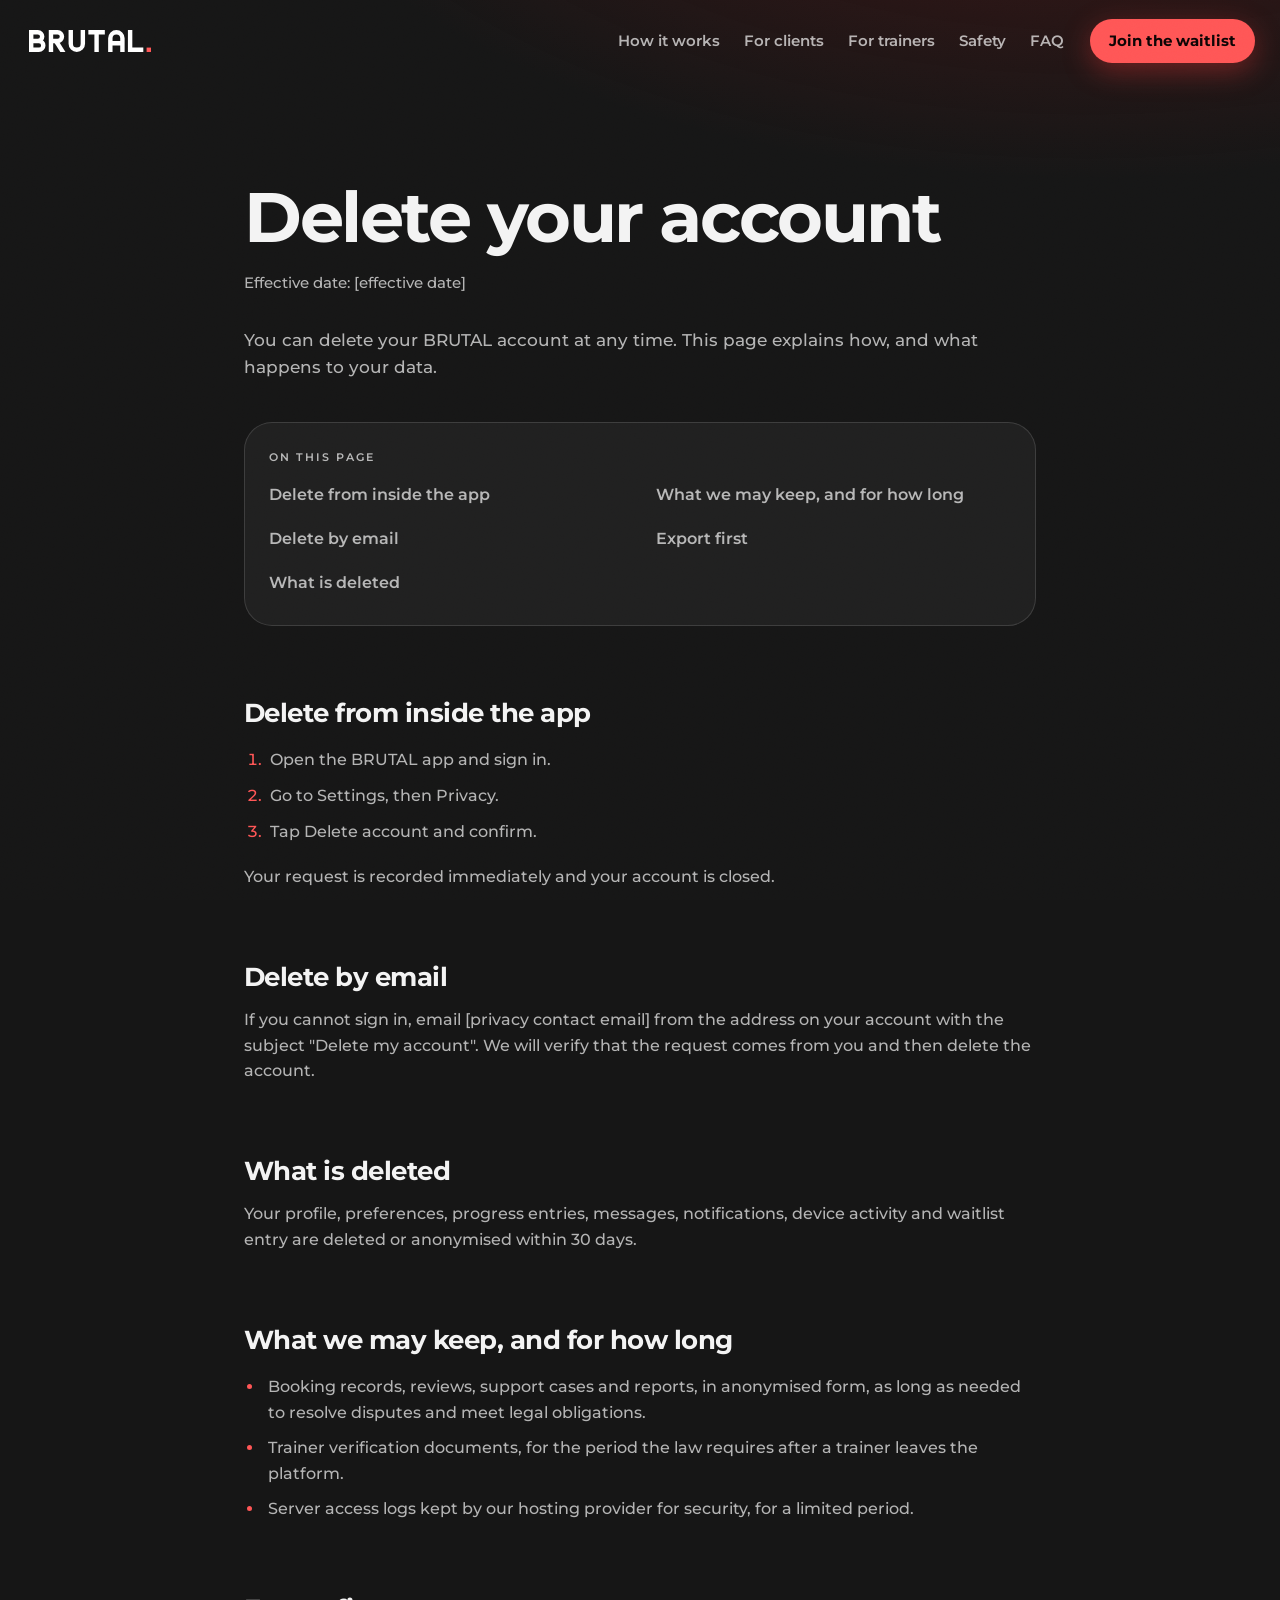
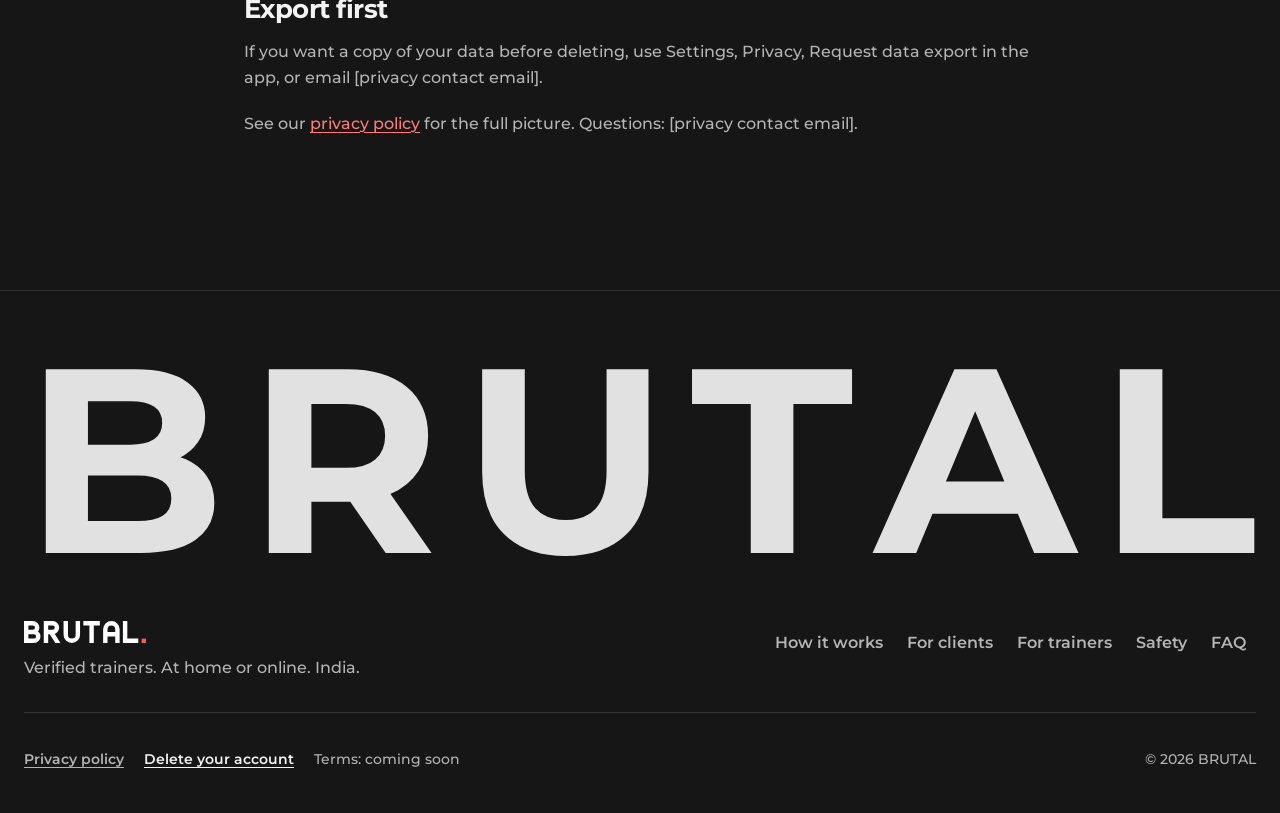
<file: delete-account/index.html>
<!doctype html>
<html lang="en-IN">
<head>
<meta charset="utf-8">
<meta name="viewport" content="width=device-width, initial-scale=1">
<meta name="theme-color" content="#161616">
<meta name="color-scheme" content="dark">
<title>Delete your BRUTAL account | BRUTAL</title>
<meta name="description" content="How to delete your BRUTAL account and the data that goes with it, from inside the app or by email.">
<link rel="canonical" href="https://brutal-fit.github.io/delete-account/">
<meta property="og:type" content="article">
<meta property="og:site_name" content="BRUTAL">
<meta property="og:title" content="Delete your BRUTAL account | BRUTAL">
<meta property="og:description" content="How to delete your BRUTAL account and the data that goes with it, from inside the app or by email.">
<meta property="og:url" content="https://brutal-fit.github.io/delete-account/">
<meta property="og:image" content="https://brutal-fit.github.io/assets/img/og-image.png">
<meta property="og:image:width" content="1200">
<meta property="og:image:height" content="630">
<meta property="og:image:alt" content="BRUTAL wordmark on a dark background with a red glow: Train with verified trainers. At home or online.">
<meta property="og:locale" content="en_IN">
<meta name="twitter:card" content="summary_large_image">
<meta name="twitter:title" content="Delete your BRUTAL account | BRUTAL">
<meta name="twitter:description" content="How to delete your BRUTAL account and the data that goes with it, from inside the app or by email.">
<meta name="twitter:image" content="https://brutal-fit.github.io/assets/img/og-image.png">
<meta name="twitter:image:alt" content="BRUTAL wordmark on a dark background with a red glow: Train with verified trainers. At home or online.">
<link rel="icon" type="image/svg+xml" href="/assets/img/mark.svg">
<link rel="apple-touch-icon" href="/assets/img/apple-touch-icon.png">
<link rel="manifest" href="/site.webmanifest">
<link rel="preconnect" href="https://fonts.googleapis.com">
<link rel="preconnect" href="https://fonts.gstatic.com" crossorigin>
<link rel="stylesheet" href="https://fonts.googleapis.com/css2?family=Instrument+Serif:ital@1&amp;family=Montserrat:wght@400;500;600;700&amp;display=swap">
<!-- Root-relative paths: this page lives one folder below the site root. -->
<link rel="stylesheet" href="/assets/css/styles.css">
<script src="/assets/js/main.js" defer></script>
<script src="/assets/js/motion.js" defer></script>
<script type="application/ld+json">
{
  "@context": "https://schema.org",
  "@type": "WebPage",
  "name": "Delete your BRUTAL account | BRUTAL",
  "url": "https://brutal-fit.github.io/delete-account/",
  "inLanguage": "en-IN",
  "dateModified": "2026-10-18",
  "isPartOf": {
    "@type": "WebSite",
    "name": "BRUTAL",
    "url": "https://brutal-fit.github.io/"
  }
}
</script>
</head>
<body>
<a class="skip-link" href="#main">Skip to content</a>

<header class="site-header">
  <nav class="nav" aria-label="Primary">
    <a class="nav-logo" href="/"><img src="/assets/img/logo.svg" alt="BRUTAL" width="122" height="22"></a>
    <button class="nav-toggle" type="button" aria-expanded="false" aria-controls="nav-panel" aria-label="Open menu">
      <svg class="i" viewBox="0 0 24 24" width="24" height="24" aria-hidden="true"><path class="i-open" d="M4 7h16M4 12h16M4 17h16"/><path class="i-close" d="M6 6l12 12M18 6L6 18"/></svg>
    </button>
    <div class="nav-panel" id="nav-panel">
      <ul class="nav-links">
        <li><a href="/#how-it-works">How it works</a></li>
        <li><a href="/#for-clients">For clients</a></li>
        <li><a href="/#for-trainers">For trainers</a></li>
        <li><a href="/#safety">Safety</a></li>
        <li><a href="/#faq">FAQ</a></li>
      </ul>
      <a class="btn btn-primary btn-sm" href="/#waitlist" data-magnetic><span class="btn-label">Join the waitlist</span></a>
    </div>
  </nav>
</header>

<main id="main">
  <article class="legal container">
    <h1>Delete your account</h1>
    <p class="legal-meta">Effective date: [effective date]</p>
    <p class="legal-intro">You can delete your BRUTAL account at any time. This page explains how, and what happens to your data.</p>

    <nav class="legal-toc" aria-labelledby="toc-title">
      <p class="label" id="toc-title">On this page</p>
      <ol>
        <li><a href="#delete-in-app">Delete from inside the app</a></li>
        <li><a href="#delete-by-email">Delete by email</a></li>
        <li><a href="#what-is-deleted">What is deleted</a></li>
        <li><a href="#what-we-may-keep">What we may keep, and for how long</a></li>
        <li><a href="#export-first">Export first</a></li>
      </ol>
    </nav>

    <section aria-labelledby="delete-in-app">
      <h2 id="delete-in-app">Delete from inside the app</h2>
      <ol>
        <li>Open the BRUTAL app and sign in.</li>
        <li>Go to Settings, then Privacy.</li>
        <li>Tap Delete account and confirm.</li>
      </ol>
      <p>Your request is recorded immediately and your account is closed.</p>
    </section>

    <section aria-labelledby="delete-by-email">
      <h2 id="delete-by-email">Delete by email</h2>
      <p>If you cannot sign in, email [privacy contact email] from the address on your account with the subject "Delete my account". We will verify that the request comes from you and then delete the account.</p>
    </section>

    <section aria-labelledby="what-is-deleted">
      <h2 id="what-is-deleted">What is deleted</h2>
      <p>Your profile, preferences, progress entries, messages, notifications, device activity and waitlist entry are deleted or anonymised within 30 days.</p>
    </section>

    <section aria-labelledby="what-we-may-keep">
      <h2 id="what-we-may-keep">What we may keep, and for how long</h2>
      <ul>
        <li>Booking records, reviews, support cases and reports, in anonymised form, as long as needed to resolve disputes and meet legal obligations.</li>
        <li>Trainer verification documents, for the period the law requires after a trainer leaves the platform.</li>
        <li>Server access logs kept by our hosting provider for security, for a limited period.</li>
      </ul>
    </section>

    <section aria-labelledby="export-first">
      <h2 id="export-first">Export first</h2>
      <p>If you want a copy of your data before deleting, use Settings, Privacy, Request data export in the app, or email [privacy contact email].</p>
      <p>See our <a href="/privacy/">privacy policy</a> for the full picture. Questions: [privacy contact email].</p>
    </section>
  </article>
</main>

<footer class="site-footer">
  <div class="container">
    <p class="wordmark" aria-hidden="true"><span class="fl">B</span><span class="fl">R</span><span class="fl">U</span><span class="fl">T</span><span class="fl">A</span><span class="fl">L</span></p>
    <div class="footer-grid">
      <div class="footer-brand">
        <img src="/assets/img/logo.svg" alt="BRUTAL" width="122" height="22" loading="lazy">
        <p>Verified trainers. At home or online. India.</p>
      </div>
      <nav aria-label="Footer">
        <ul class="footer-links">
          <li><a href="/#how-it-works">How it works</a></li>
          <li><a href="/#for-clients">For clients</a></li>
          <li><a href="/#for-trainers">For trainers</a></li>
          <li><a href="/#safety">Safety</a></li>
          <li><a href="/#faq">FAQ</a></li>
        </ul>
      </nav>
    </div>
    <div class="footer-base">
      <ul class="footer-legal">
        <li><a href="/privacy/">Privacy policy</a></li>
        <li><a href="/delete-account/" aria-current="page">Delete your account</a></li>
        <li>Terms: coming soon</li>
      </ul>
      <p>&copy; 2026 BRUTAL</p>
    </div>
  </div>
</footer>
</body>
</html>
</file>
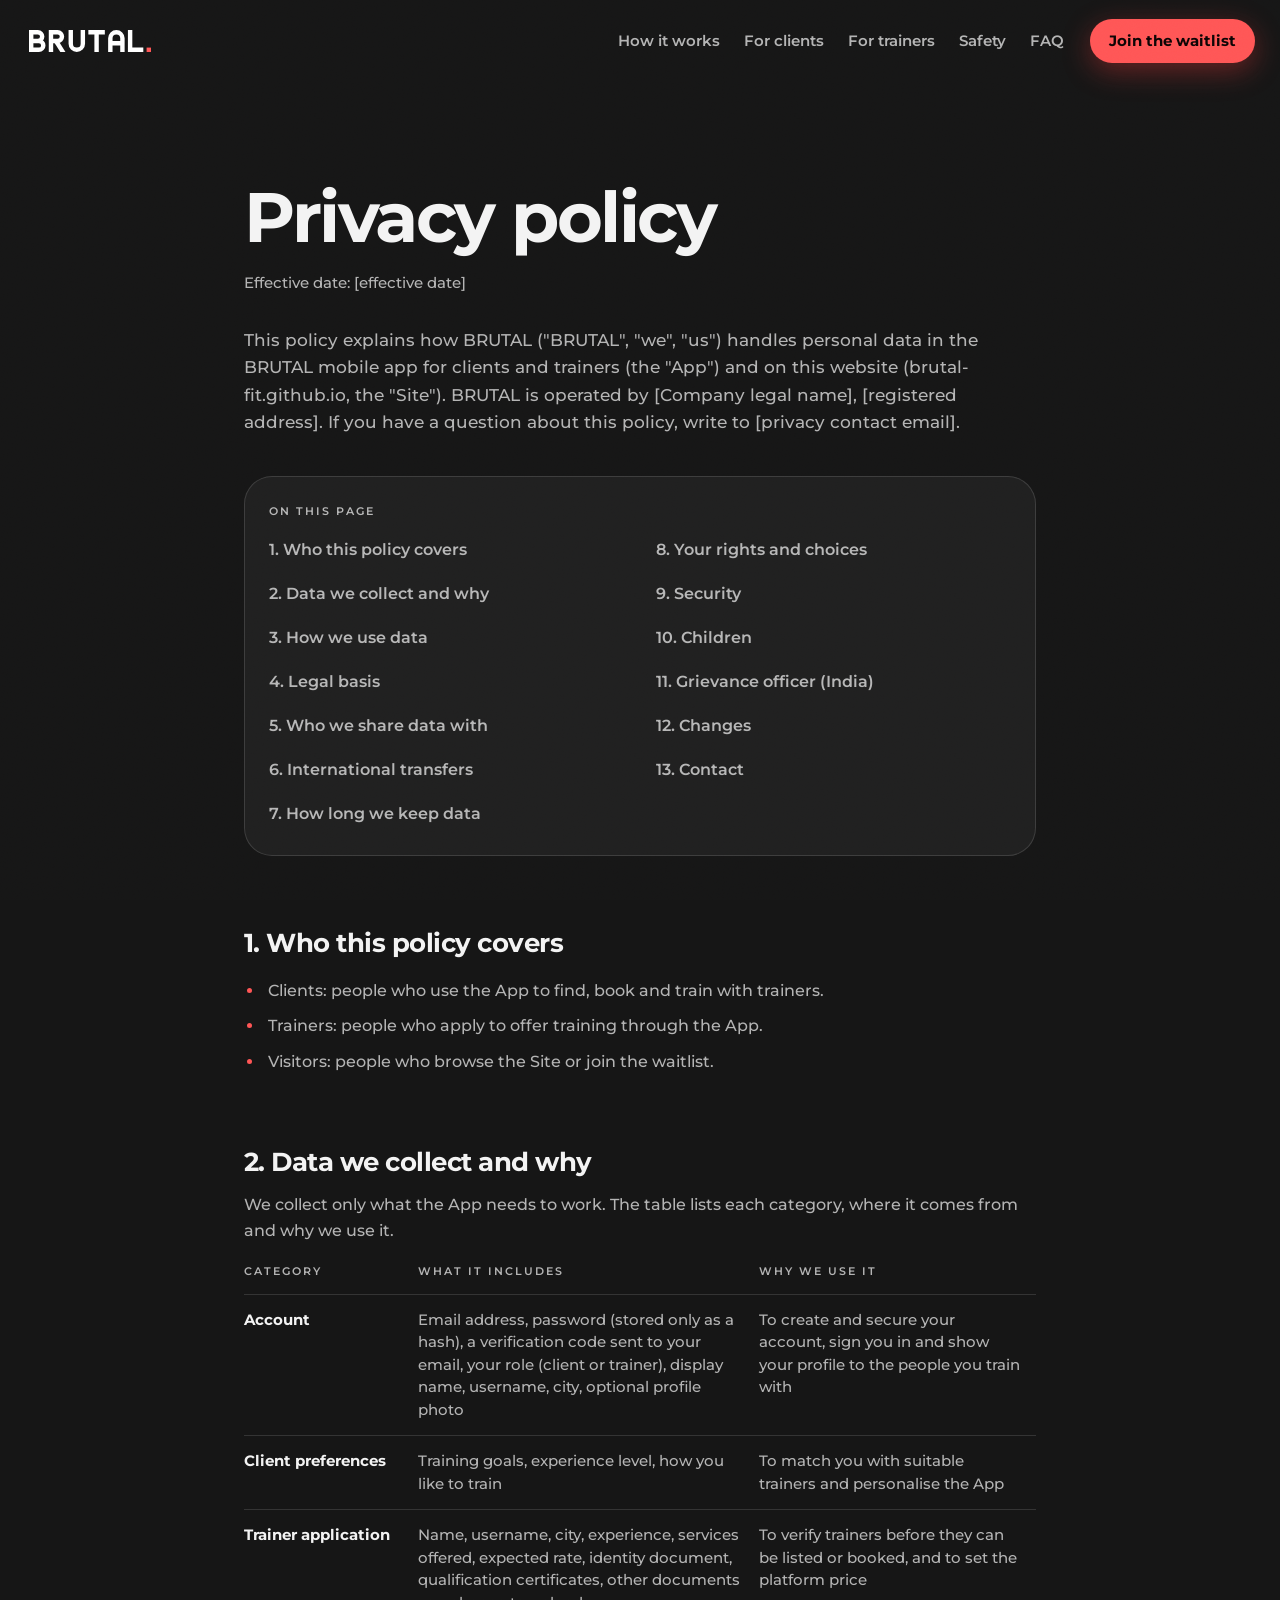
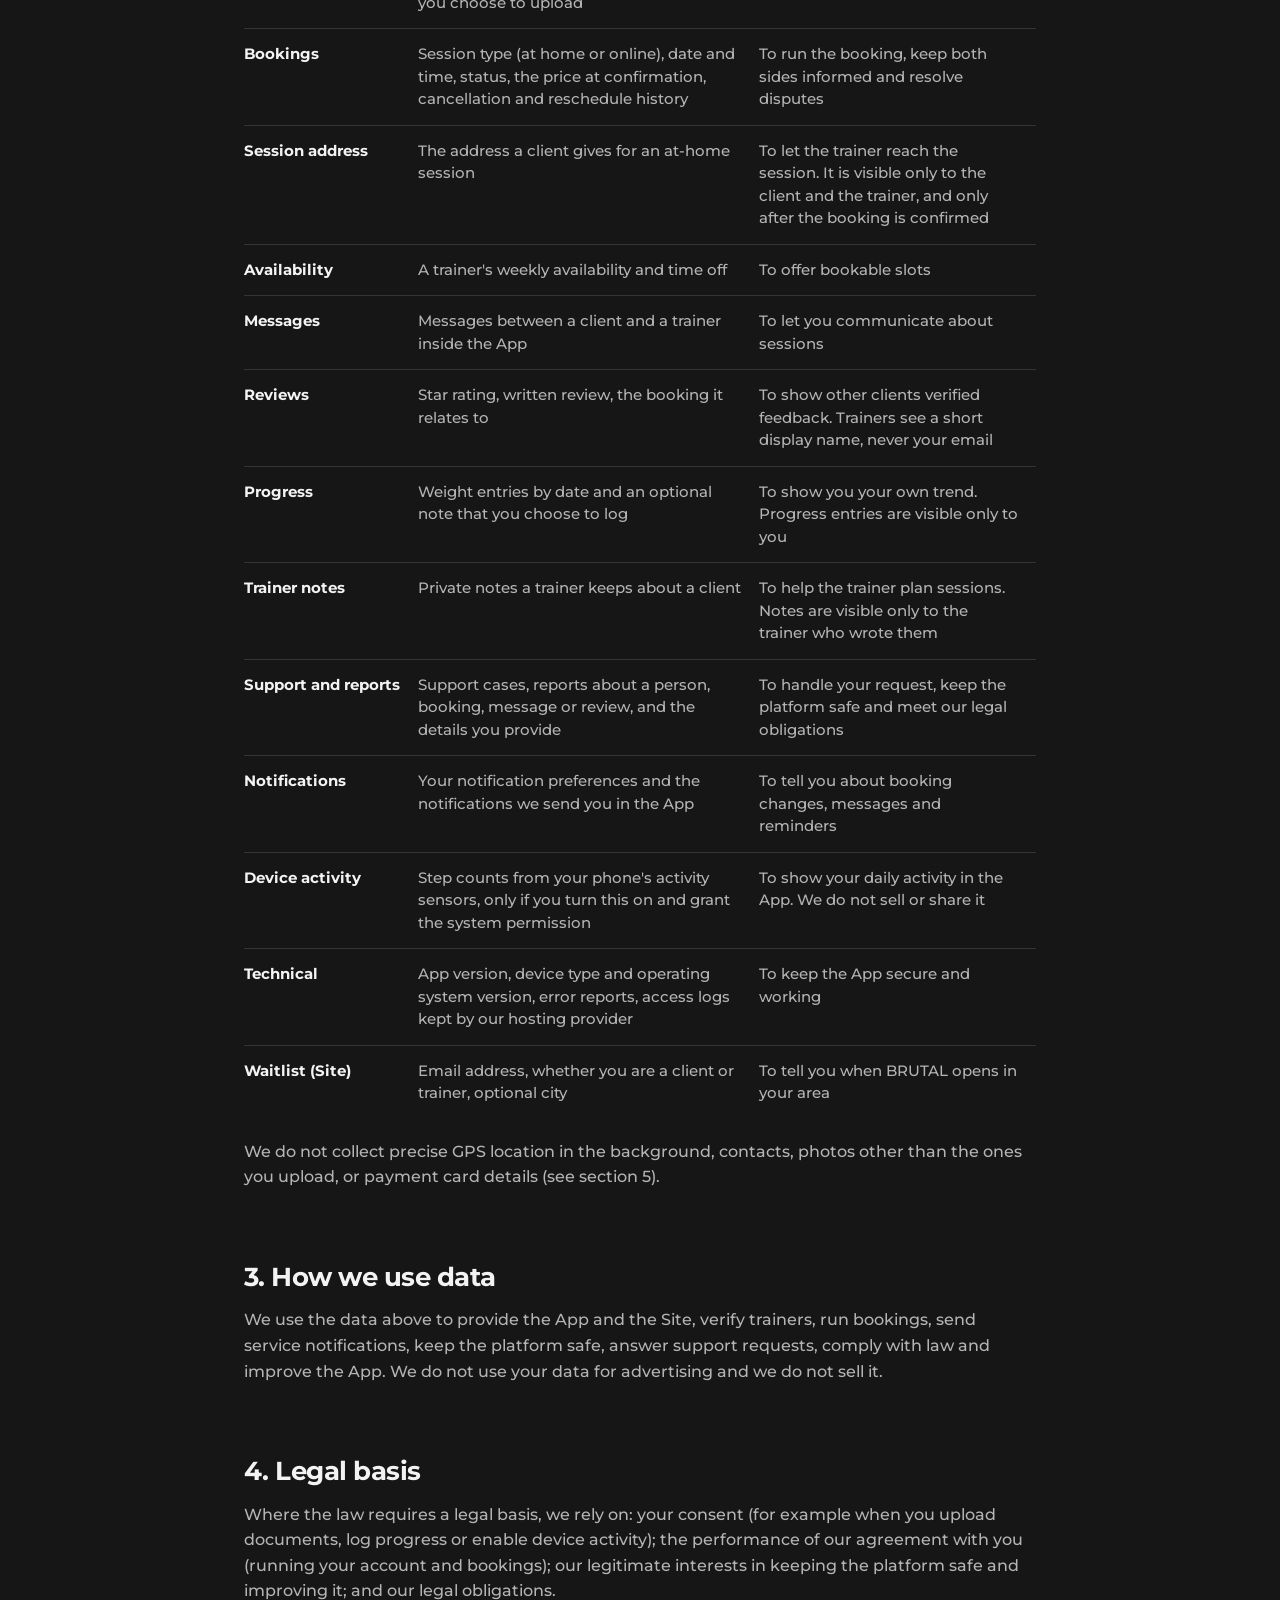
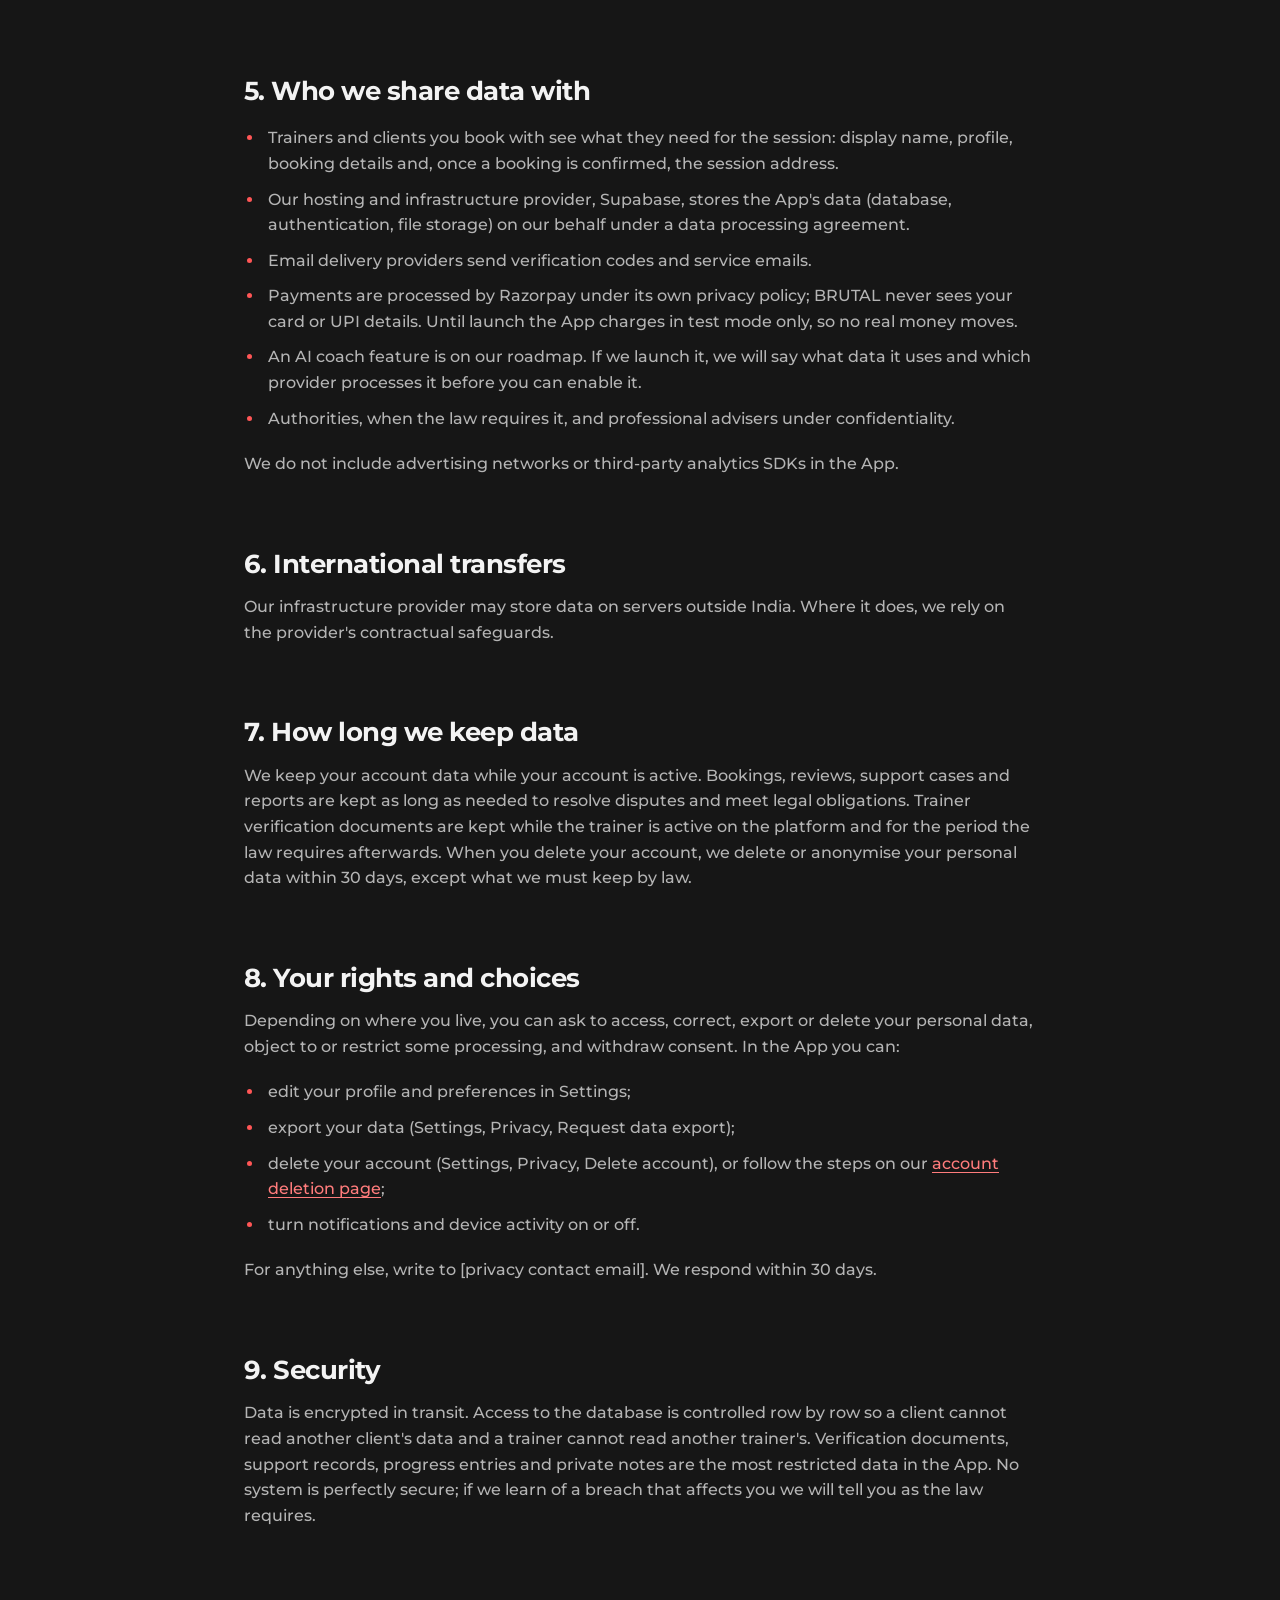
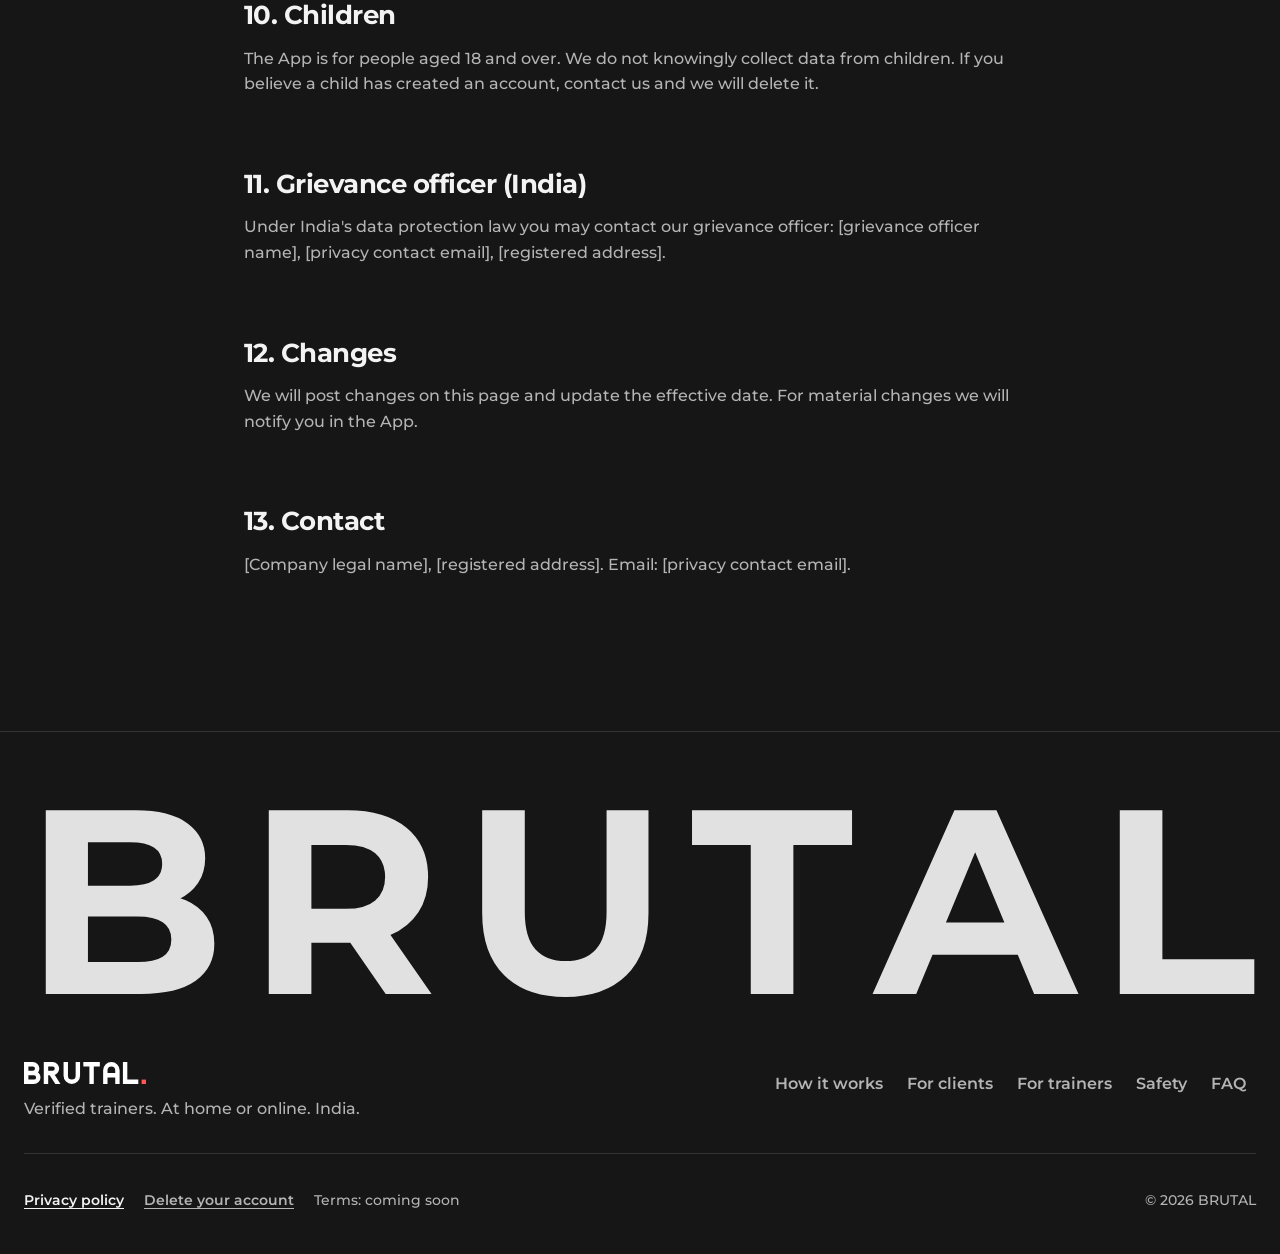
<file: privacy/index.html>
<!doctype html>
<html lang="en-IN">
<head>
<meta charset="utf-8">
<meta name="viewport" content="width=device-width, initial-scale=1">
<meta name="theme-color" content="#161616">
<meta name="color-scheme" content="dark">
<title>Privacy policy | BRUTAL</title>
<meta name="description" content="How the BRUTAL app and website collect, use, share and protect your personal data, and how to exercise your rights, including deleting your account.">
<link rel="canonical" href="https://brutal-fit.github.io/privacy/">
<meta property="og:type" content="article">
<meta property="og:site_name" content="BRUTAL">
<meta property="og:title" content="Privacy policy | BRUTAL">
<meta property="og:description" content="How the BRUTAL app and website collect, use, share and protect your personal data, and how to exercise your rights, including deleting your account.">
<meta property="og:url" content="https://brutal-fit.github.io/privacy/">
<meta property="og:image" content="https://brutal-fit.github.io/assets/img/og-image.png">
<meta property="og:image:width" content="1200">
<meta property="og:image:height" content="630">
<meta property="og:image:alt" content="BRUTAL wordmark on a dark background with a red glow: Train with verified trainers. At home or online.">
<meta property="og:locale" content="en_IN">
<meta name="twitter:card" content="summary_large_image">
<meta name="twitter:title" content="Privacy policy | BRUTAL">
<meta name="twitter:description" content="How the BRUTAL app and website collect, use, share and protect your personal data, and how to exercise your rights, including deleting your account.">
<meta name="twitter:image" content="https://brutal-fit.github.io/assets/img/og-image.png">
<meta name="twitter:image:alt" content="BRUTAL wordmark on a dark background with a red glow: Train with verified trainers. At home or online.">
<link rel="icon" type="image/svg+xml" href="/assets/img/mark.svg">
<link rel="apple-touch-icon" href="/assets/img/apple-touch-icon.png">
<link rel="manifest" href="/site.webmanifest">
<link rel="preconnect" href="https://fonts.googleapis.com">
<link rel="preconnect" href="https://fonts.gstatic.com" crossorigin>
<link rel="stylesheet" href="https://fonts.googleapis.com/css2?family=Instrument+Serif:ital@1&amp;family=Montserrat:wght@400;500;600;700&amp;display=swap">
<!-- Root-relative paths: this page lives one folder below the site root. -->
<link rel="stylesheet" href="/assets/css/styles.css">
<script src="/assets/js/main.js" defer></script>
<script src="/assets/js/motion.js" defer></script>
<script type="application/ld+json">
{
  "@context": "https://schema.org",
  "@type": "WebPage",
  "name": "Privacy policy | BRUTAL",
  "url": "https://brutal-fit.github.io/privacy/",
  "inLanguage": "en-IN",
  "dateModified": "2026-10-18",
  "isPartOf": {
    "@type": "WebSite",
    "name": "BRUTAL",
    "url": "https://brutal-fit.github.io/"
  }
}
</script>
</head>
<body>
<a class="skip-link" href="#main">Skip to content</a>

<header class="site-header">
  <nav class="nav" aria-label="Primary">
    <a class="nav-logo" href="/"><img src="/assets/img/logo.svg" alt="BRUTAL" width="122" height="22"></a>
    <button class="nav-toggle" type="button" aria-expanded="false" aria-controls="nav-panel" aria-label="Open menu">
      <svg class="i" viewBox="0 0 24 24" width="24" height="24" aria-hidden="true"><path class="i-open" d="M4 7h16M4 12h16M4 17h16"/><path class="i-close" d="M6 6l12 12M18 6L6 18"/></svg>
    </button>
    <div class="nav-panel" id="nav-panel">
      <ul class="nav-links">
        <li><a href="/#how-it-works">How it works</a></li>
        <li><a href="/#for-clients">For clients</a></li>
        <li><a href="/#for-trainers">For trainers</a></li>
        <li><a href="/#safety">Safety</a></li>
        <li><a href="/#faq">FAQ</a></li>
      </ul>
      <a class="btn btn-primary btn-sm" href="/#waitlist" data-magnetic><span class="btn-label">Join the waitlist</span></a>
    </div>
  </nav>
</header>

<main id="main">
  <article class="legal container">
    <h1>Privacy policy</h1>
    <p class="legal-meta">Effective date: [effective date]</p>
    <p class="legal-intro">This policy explains how BRUTAL ("BRUTAL", "we", "us") handles personal data in the BRUTAL mobile app for clients and trainers (the "App") and on this website (brutal-fit.github.io, the "Site"). BRUTAL is operated by [Company legal name], [registered address]. If you have a question about this policy, write to [privacy contact email].</p>

    <nav class="legal-toc" aria-labelledby="toc-title">
      <p class="label" id="toc-title">On this page</p>
      <ol>
        <li><a href="#who-this-covers">1. Who this policy covers</a></li>
        <li><a href="#data-we-collect">2. Data we collect and why</a></li>
        <li><a href="#how-we-use-data">3. How we use data</a></li>
        <li><a href="#legal-basis">4. Legal basis</a></li>
        <li><a href="#who-we-share-with">5. Who we share data with</a></li>
        <li><a href="#international-transfers">6. International transfers</a></li>
        <li><a href="#how-long-we-keep-data">7. How long we keep data</a></li>
        <li><a href="#your-rights">8. Your rights and choices</a></li>
        <li><a href="#security">9. Security</a></li>
        <li><a href="#children">10. Children</a></li>
        <li><a href="#grievance-officer">11. Grievance officer (India)</a></li>
        <li><a href="#changes">12. Changes</a></li>
        <li><a href="#contact">13. Contact</a></li>
      </ol>
    </nav>

    <section aria-labelledby="who-this-covers">
      <h2 id="who-this-covers">1. Who this policy covers</h2>
      <ul>
        <li>Clients: people who use the App to find, book and train with trainers.</li>
        <li>Trainers: people who apply to offer training through the App.</li>
        <li>Visitors: people who browse the Site or join the waitlist.</li>
      </ul>
    </section>

    <section aria-labelledby="data-we-collect">
      <h2 id="data-we-collect">2. Data we collect and why</h2>
      <p>We collect only what the App needs to work. The table lists each category, where it comes from and why we use it.</p>
      <table class="legal-table">
        <thead>
          <tr>
            <th scope="col">Category</th>
            <th scope="col">What it includes</th>
            <th scope="col">Why we use it</th>
          </tr>
        </thead>
        <tbody>
          <tr>
            <th scope="row">Account</th>
            <td data-label="What it includes">Email address, password (stored only as a hash), a verification code sent to your email, your role (client or trainer), display name, username, city, optional profile photo</td>
            <td data-label="Why we use it">To create and secure your account, sign you in and show your profile to the people you train with</td>
          </tr>
          <tr>
            <th scope="row">Client preferences</th>
            <td data-label="What it includes">Training goals, experience level, how you like to train</td>
            <td data-label="Why we use it">To match you with suitable trainers and personalise the App</td>
          </tr>
          <tr>
            <th scope="row">Trainer application</th>
            <td data-label="What it includes">Name, username, city, experience, services offered, expected rate, identity document, qualification certificates, other documents you choose to upload</td>
            <td data-label="Why we use it">To verify trainers before they can be listed or booked, and to set the platform price</td>
          </tr>
          <tr>
            <th scope="row">Bookings</th>
            <td data-label="What it includes">Session type (at home or online), date and time, status, the price at confirmation, cancellation and reschedule history</td>
            <td data-label="Why we use it">To run the booking, keep both sides informed and resolve disputes</td>
          </tr>
          <tr>
            <th scope="row">Session address</th>
            <td data-label="What it includes">The address a client gives for an at-home session</td>
            <td data-label="Why we use it">To let the trainer reach the session. It is visible only to the client and the trainer, and only after the booking is confirmed</td>
          </tr>
          <tr>
            <th scope="row">Availability</th>
            <td data-label="What it includes">A trainer's weekly availability and time off</td>
            <td data-label="Why we use it">To offer bookable slots</td>
          </tr>
          <tr>
            <th scope="row">Messages</th>
            <td data-label="What it includes">Messages between a client and a trainer inside the App</td>
            <td data-label="Why we use it">To let you communicate about sessions</td>
          </tr>
          <tr>
            <th scope="row">Reviews</th>
            <td data-label="What it includes">Star rating, written review, the booking it relates to</td>
            <td data-label="Why we use it">To show other clients verified feedback. Trainers see a short display name, never your email</td>
          </tr>
          <tr>
            <th scope="row">Progress</th>
            <td data-label="What it includes">Weight entries by date and an optional note that you choose to log</td>
            <td data-label="Why we use it">To show you your own trend. Progress entries are visible only to you</td>
          </tr>
          <tr>
            <th scope="row">Trainer notes</th>
            <td data-label="What it includes">Private notes a trainer keeps about a client</td>
            <td data-label="Why we use it">To help the trainer plan sessions. Notes are visible only to the trainer who wrote them</td>
          </tr>
          <tr>
            <th scope="row">Support and reports</th>
            <td data-label="What it includes">Support cases, reports about a person, booking, message or review, and the details you provide</td>
            <td data-label="Why we use it">To handle your request, keep the platform safe and meet our legal obligations</td>
          </tr>
          <tr>
            <th scope="row">Notifications</th>
            <td data-label="What it includes">Your notification preferences and the notifications we send you in the App</td>
            <td data-label="Why we use it">To tell you about booking changes, messages and reminders</td>
          </tr>
          <tr>
            <th scope="row">Device activity</th>
            <td data-label="What it includes">Step counts from your phone's activity sensors, only if you turn this on and grant the system permission</td>
            <td data-label="Why we use it">To show your daily activity in the App. We do not sell or share it</td>
          </tr>
          <tr>
            <th scope="row">Technical</th>
            <td data-label="What it includes">App version, device type and operating system version, error reports, access logs kept by our hosting provider</td>
            <td data-label="Why we use it">To keep the App secure and working</td>
          </tr>
          <tr>
            <th scope="row">Waitlist (Site)</th>
            <td data-label="What it includes">Email address, whether you are a client or trainer, optional city</td>
            <td data-label="Why we use it">To tell you when BRUTAL opens in your area</td>
          </tr>
        </tbody>
      </table>
      <p>We do not collect precise GPS location in the background, contacts, photos other than the ones you upload, or payment card details (see section 5).</p>
    </section>

    <section aria-labelledby="how-we-use-data">
      <h2 id="how-we-use-data">3. How we use data</h2>
      <p>We use the data above to provide the App and the Site, verify trainers, run bookings, send service notifications, keep the platform safe, answer support requests, comply with law and improve the App. We do not use your data for advertising and we do not sell it.</p>
    </section>

    <section aria-labelledby="legal-basis">
      <h2 id="legal-basis">4. Legal basis</h2>
      <p>Where the law requires a legal basis, we rely on: your consent (for example when you upload documents, log progress or enable device activity); the performance of our agreement with you (running your account and bookings); our legitimate interests in keeping the platform safe and improving it; and our legal obligations.</p>
    </section>

    <section aria-labelledby="who-we-share-with">
      <h2 id="who-we-share-with">5. Who we share data with</h2>
      <ul>
        <li>Trainers and clients you book with see what they need for the session: display name, profile, booking details and, once a booking is confirmed, the session address.</li>
        <li>Our hosting and infrastructure provider, Supabase, stores the App's data (database, authentication, file storage) on our behalf under a data processing agreement.</li>
        <li>Email delivery providers send verification codes and service emails.</li>
        <li>Payments are processed by Razorpay under its own privacy policy; BRUTAL never sees your card or UPI details. Until launch the App charges in test mode only, so no real money moves.</li>
        <li>An AI coach feature is on our roadmap. If we launch it, we will say what data it uses and which provider processes it before you can enable it.</li>
        <li>Authorities, when the law requires it, and professional advisers under confidentiality.</li>
      </ul>
      <p>We do not include advertising networks or third-party analytics SDKs in the App.</p>
    </section>

    <section aria-labelledby="international-transfers">
      <h2 id="international-transfers">6. International transfers</h2>
      <p>Our infrastructure provider may store data on servers outside India. Where it does, we rely on the provider's contractual safeguards.</p>
    </section>

    <section aria-labelledby="how-long-we-keep-data">
      <h2 id="how-long-we-keep-data">7. How long we keep data</h2>
      <p>We keep your account data while your account is active. Bookings, reviews, support cases and reports are kept as long as needed to resolve disputes and meet legal obligations. Trainer verification documents are kept while the trainer is active on the platform and for the period the law requires afterwards. When you delete your account, we delete or anonymise your personal data within 30 days, except what we must keep by law.</p>
    </section>

    <section aria-labelledby="your-rights">
      <h2 id="your-rights">8. Your rights and choices</h2>
      <p>Depending on where you live, you can ask to access, correct, export or delete your personal data, object to or restrict some processing, and withdraw consent. In the App you can:</p>
      <ul>
        <li>edit your profile and preferences in Settings;</li>
        <li>export your data (Settings, Privacy, Request data export);</li>
        <li>delete your account (Settings, Privacy, Delete account), or follow the steps on our <a href="/delete-account/">account deletion page</a>;</li>
        <li>turn notifications and device activity on or off.</li>
      </ul>
      <p>For anything else, write to [privacy contact email]. We respond within 30 days.</p>
    </section>

    <section aria-labelledby="security">
      <h2 id="security">9. Security</h2>
      <p>Data is encrypted in transit. Access to the database is controlled row by row so a client cannot read another client's data and a trainer cannot read another trainer's. Verification documents, support records, progress entries and private notes are the most restricted data in the App. No system is perfectly secure; if we learn of a breach that affects you we will tell you as the law requires.</p>
    </section>

    <section aria-labelledby="children">
      <h2 id="children">10. Children</h2>
      <p>The App is for people aged 18 and over. We do not knowingly collect data from children. If you believe a child has created an account, contact us and we will delete it.</p>
    </section>

    <section aria-labelledby="grievance-officer">
      <h2 id="grievance-officer">11. Grievance officer (India)</h2>
      <p>Under India's data protection law you may contact our grievance officer: [grievance officer name], [privacy contact email], [registered address].</p>
    </section>

    <section aria-labelledby="changes">
      <h2 id="changes">12. Changes</h2>
      <p>We will post changes on this page and update the effective date. For material changes we will notify you in the App.</p>
    </section>

    <section aria-labelledby="contact">
      <h2 id="contact">13. Contact</h2>
      <p>[Company legal name], [registered address]. Email: [privacy contact email].</p>
    </section>
  </article>
</main>

<footer class="site-footer">
  <div class="container">
    <p class="wordmark" aria-hidden="true"><span class="fl">B</span><span class="fl">R</span><span class="fl">U</span><span class="fl">T</span><span class="fl">A</span><span class="fl">L</span></p>
    <div class="footer-grid">
      <div class="footer-brand">
        <img src="/assets/img/logo.svg" alt="BRUTAL" width="122" height="22" loading="lazy">
        <p>Verified trainers. At home or online. India.</p>
      </div>
      <nav aria-label="Footer">
        <ul class="footer-links">
          <li><a href="/#how-it-works">How it works</a></li>
          <li><a href="/#for-clients">For clients</a></li>
          <li><a href="/#for-trainers">For trainers</a></li>
          <li><a href="/#safety">Safety</a></li>
          <li><a href="/#faq">FAQ</a></li>
        </ul>
      </nav>
    </div>
    <div class="footer-base">
      <ul class="footer-legal">
        <li><a href="/privacy/" aria-current="page">Privacy policy</a></li>
        <li><a href="/delete-account/">Delete your account</a></li>
        <li>Terms: coming soon</li>
      </ul>
      <p>&copy; 2026 BRUTAL</p>
    </div>
  </div>
</footer>
</body>
</html>
</file>
<file: assets/css/styles.css>
/* BRUTAL website. Tokens mirror the app's BrutalColors; rules below use tokens only. */
:root {
  --bg: #161616;
  --surface: #242424;
  --surface-2: #2D2D2D;
  --surface-3: #3F3F3F;
  --glow: #7A1212;
  --accent: #FF5656;
  --accent-strong: #FF3939;
  --accent-deep: #923131;
  --accent-grad-start: #FF4545;
  --accent-surface: #6E0A0A;
  --text: rgba(255, 255, 255, .95);
  --text-2: rgba(255, 255, 255, .68);
  --text-3: rgba(255, 255, 255, .45);
  --link: #FF7C7C;
  --border: rgba(255, 255, 255, .13);
  --border-strong: rgba(255, 255, 255, .66);
  --nav-pill: rgba(217, 217, 217, .20);
  --on-light: rgba(0, 0, 0, .95);
  --neutral-light: #D9D9D9;
  --radius-sm: 12px;
  --radius-md: 20px;
  --radius-lg: 28px;
  --radius-pill: 999px;
  --font: 'Montserrat', system-ui, -apple-system, 'Segoe UI', Roboto, sans-serif;
  --serif: 'Instrument Serif', Georgia, 'Times New Roman', serif;

  /* Type scale */
  --fs-display: clamp(3.4rem, 9vw, 8.5rem);
  --fs-h2: clamp(2.4rem, 5.5vw, 5rem);
  --fs-h3: clamp(1.25rem, 2vw, 1.75rem);
  --fs-label: 11px;

  /* Layout */
  --container: 1280px;
  --gutter: 16px;
  --header-h: 72px;
  --chapter-pad: clamp(96px, 12vw, 168px);
  --glass: color-mix(in srgb, var(--surface) 72%, transparent);

  /* Motion: slow, eased, never bouncy. */
  --ease-out: cubic-bezier(.2, .7, .2, 1);
  --ease-inout: cubic-bezier(.76, 0, .24, 1);
  --dur-fast: .3s;
  --dur-med: .6s;
  --dur-slow: .9s;
}

*, *::before, *::after { box-sizing: border-box; }

html {
  -webkit-text-size-adjust: 100%;
  text-size-adjust: 100%;
  background: var(--bg);
}

body {
  margin: 0;
  min-height: 100vh;
  background:
    radial-gradient(1200px 600px at 85% -10%, color-mix(in srgb, var(--glow) 45%, transparent), transparent 70%),
    var(--bg);
  color: var(--text);
  font-family: var(--font);
  font-size: 16px;
  font-weight: 500;
  line-height: 1.6;
  overflow-x: hidden;
}

body.nav-open { overflow: hidden; }
main, .site-footer { position: relative; }

img, svg { display: block; max-width: 100%; }
h1, h2, h3, p, ul, ol, figure { margin: 0; }
ul, ol { padding: 0; list-style: none; }
a { color: var(--link); text-underline-offset: 3px; }
button, input, select { font: inherit; color: inherit; }

/* Typography */
h1, h2, h3 { font-weight: 700; color: var(--text); }
h1, h2 { letter-spacing: -0.035em; line-height: .95; }
h1, .display { font-size: var(--fs-display); }
h2 { font-size: var(--fs-h2); }
h3 { font-size: var(--fs-h3); line-height: 1.15; letter-spacing: -0.02em; }

/* Accent words only, never body copy. */
.serif {
  font-family: var(--serif);
  font-style: italic;
  font-weight: 400;
  font-size: 1.08em;
  letter-spacing: -0.01em;
  color: var(--accent);
}

.label {
  display: inline-flex;
  align-items: center;
  gap: 10px;
  color: var(--text-3);
  font-size: var(--fs-label);
  font-weight: 600;
  letter-spacing: .18em;
  line-height: 1.4;
  text-transform: uppercase;
}

.numeral {
  color: transparent;
  -webkit-text-stroke: 1px var(--border-strong);
  font-weight: 700;
  font-variant-numeric: tabular-nums;
  letter-spacing: -0.04em;
  line-height: .8;
  pointer-events: none;
  -webkit-user-select: none;
  user-select: none;
}
.numeral-sm { display: block; font-size: clamp(3.5rem, 6vw, 5.5rem); }

.lead { color: var(--text-2); font-size: 1.125rem; line-height: 1.6; }
/* Element-qualified: a bare .intro would also match a state class on <html>. */
p.intro { margin-top: 24px; max-width: 34em; color: var(--text-2); font-size: 1.0625rem; }

.hairline {
  height: 1px;
  background: linear-gradient(90deg, transparent, var(--border), transparent);
}

:focus-visible { outline: 2px solid var(--accent); outline-offset: 3px; border-radius: 4px; }

.i {
  width: 24px;
  height: 24px;
  fill: none;
  stroke: currentColor;
  stroke-width: 1.75;
  stroke-linecap: round;
  stroke-linejoin: round;
  flex: none;
}

.container {
  width: 100%;
  max-width: calc(var(--container) + 2 * var(--gutter));
  margin: 0 auto;
  padding: 0 var(--gutter);
}

.skip-link {
  position: absolute;
  left: var(--gutter);
  top: -100px;
  z-index: 100;
  padding: 12px 16px;
  background: var(--accent);
  color: var(--on-light);
  font-weight: 700;
  border-radius: var(--radius-sm);
  text-decoration: none;
}
.skip-link:focus { top: 12px; }

/* Buttons */
.btn {
  display: inline-flex;
  align-items: center;
  justify-content: center;
  gap: 8px;
  min-height: 48px;
  padding: 12px 26px;
  border: 1px solid transparent;
  border-radius: var(--radius-pill);
  font-weight: 700;
  font-size: 1rem;
  line-height: 1.2;
  text-decoration: none;
  cursor: pointer;
  transition: background-color .2s ease, border-color .2s ease, box-shadow .2s ease, transform .2s ease;
}
/* Near-black label on the accent keeps text contrast above 4.5:1. */
.btn-primary {
  background: var(--accent);
  color: var(--on-light);
  box-shadow: 0 8px 28px color-mix(in srgb, var(--accent-strong) 35%, transparent);
}
.btn-primary:hover { background: var(--accent-strong); transform: translateY(-1px); }
.btn-secondary {
  background: transparent;
  color: var(--text);
  border-color: var(--border-strong);
}
.btn-secondary:hover { background: var(--nav-pill); }
.btn-sm { min-height: 44px; padding: 10px 18px; font-size: .9375rem; }

/* Header: transparent over the hero, a frosted pill once scrolled. */
/* Sticky only with JS: the no-JS wrapped nav is too tall to pin on phones. */
.site-header {
  position: relative;
  top: 0;
  z-index: 50;
  padding: 8px 0;
  transition: background-color .25s ease;
}
.js .site-header { position: sticky; }

.nav {
  position: relative;
  display: flex;
  flex-wrap: wrap;
  align-items: center;
  justify-content: space-between;
  gap: 8px 16px;
  max-width: calc(var(--container) + 2 * var(--gutter));
  margin: 0 auto;
  padding: 6px var(--gutter);
  border: 1px solid transparent;
  border-radius: var(--radius-pill);
  transition: background-color .25s ease, border-color .25s ease, padding .25s ease;
}

.nav-logo {
  display: inline-flex;
  align-items: center;
  min-height: 44px;
  padding: 0 4px;
}

.nav-toggle {
  display: none;
  align-items: center;
  justify-content: center;
  width: 44px;
  height: 44px;
  padding: 0;
  background: var(--nav-pill);
  border: 1px solid var(--border);
  border-radius: var(--radius-pill);
  cursor: pointer;
}
.nav-toggle .i-close { display: none; }
.nav-toggle[aria-expanded="true"] .i-open { display: none; }
.nav-toggle[aria-expanded="true"] .i-close { display: inline; }

/* Without JS the panel is a plain wrapped row, so every link stays reachable. */
.nav-panel {
  display: flex;
  flex-wrap: wrap;
  align-items: center;
  gap: 4px 12px;
  width: 100%;
}

.nav-links {
  display: flex;
  flex-wrap: wrap;
  gap: 0 4px;
}
.nav-links a {
  display: inline-flex;
  align-items: center;
  min-height: 44px;
  padding: 0 10px;
  color: var(--text-2);
  font-weight: 600;
  font-size: .9375rem;
  text-decoration: none;
  border-radius: var(--radius-pill);
  transition: color .2s ease, background-color .2s ease;
}
.nav-links a:hover { color: var(--text); background: var(--nav-pill); }

@media (max-width: 879.98px) {
  .js .nav-toggle { display: inline-flex; }
  .js .nav-panel {
    display: none;
    position: absolute;
    top: calc(100% + 8px);
    left: var(--gutter);
    right: var(--gutter);
    width: auto;
    flex-direction: column;
    align-items: stretch;
    gap: 12px;
    padding: 12px;
    background: color-mix(in srgb, var(--surface) 94%, transparent);
    -webkit-backdrop-filter: blur(16px);
    backdrop-filter: blur(16px);
    border: 1px solid var(--border);
    border-radius: var(--radius-md);
    box-shadow: 0 24px 48px color-mix(in srgb, var(--bg) 70%, transparent);
  }
  .js .site-header.is-open .nav-panel { display: flex; }
  .js .nav-links { flex-direction: column; gap: 2px; }
  .js .nav-links a { display: flex; min-height: 48px; padding: 0 12px; font-size: 1rem; color: var(--text); border-radius: var(--radius-sm); }
  .site-header.is-scrolled,
  .site-header.is-open {
    background: color-mix(in srgb, var(--bg) 72%, transparent);
    -webkit-backdrop-filter: blur(16px);
    backdrop-filter: blur(16px);
  }
}

@media (min-width: 880px) {
  :root { --header-h: 80px; }
  .site-header { padding: 12px 0; }
  .nav { flex-wrap: nowrap; }
  .nav-panel { width: auto; flex-wrap: nowrap; gap: 16px; }
  .nav-links { flex-wrap: nowrap; }
  /* Scrolled state echoes the app's frosted pill nav. */
  .site-header.is-scrolled .nav {
    max-width: var(--container);
    padding: 6px 8px 6px 20px;
    background: var(--nav-pill);
    border-color: var(--border);
    -webkit-backdrop-filter: blur(16px);
    backdrop-filter: blur(16px);
  }
}

/* Chapters share the theme; each one below owns its layout. */
.chapter { position: relative; padding: var(--chapter-pad) 0; }
.journey-chapter::before,
.safety-chapter::before,
.faq-chapter::before {
  content: "";
  position: absolute;
  top: 0;
  left: 50%;
  width: calc(min(var(--container), 100%) - 2 * var(--gutter));
  height: 1px;
  translate: -50% 0;
  pointer-events: none;
  background: linear-gradient(90deg, transparent, var(--border), transparent);
}
[id] { scroll-margin-top: calc(var(--header-h) + 16px); }

.chapter-head { position: relative; isolation: isolate; max-width: 860px; }
.chapter-head .label { margin-bottom: 24px; }
.chapter-head .label::before {
  content: "";
  width: 28px;
  height: 1px;
  background: var(--accent);
}
.chapter-num {
  position: absolute;
  top: -.66em;
  right: 0;
  z-index: -1;
  font-size: clamp(9rem, 16vw, 14rem);
}
.chapter-head-center { margin-inline: auto; text-align: center; }
.chapter-head-center .chapter-num { top: -.82em; right: auto; left: 50%; translate: -50% 0; }
.chapter-head-center p.intro { margin-inline: auto; }

/* Faint 64px grid, faded at the edges. */
.grid-bg { isolation: isolate; }
.grid-bg::before {
  content: "";
  position: absolute;
  inset: 0;
  z-index: -1;
  pointer-events: none;
  background-image:
    linear-gradient(90deg, color-mix(in srgb, var(--text) 3%, transparent) 1px, transparent 1px),
    linear-gradient(color-mix(in srgb, var(--text) 3%, transparent) 1px, transparent 1px);
  background-size: 64px 64px;
  background-position: center top;
  -webkit-mask-image: radial-gradient(ellipse 75% 70% at 50% 50%, var(--bg) 35%, transparent 100%);
  mask-image: radial-gradient(ellipse 75% 70% at 50% 50%, var(--bg) 35%, transparent 100%);
}

/* Curtain: never shown by this stylesheet; the motion layer opts in. */
.curtain { display: none; position: fixed; inset: 0; z-index: 200; pointer-events: none; }
.curtain-panel { position: absolute; left: 0; right: 0; height: 50.5%; background: var(--bg); }
.curtain-top { top: 0; }
.curtain-bottom { bottom: 0; }
.curtain-mark {
  position: absolute;
  top: 50%;
  left: 50%;
  translate: -50% -50%;
  color: var(--text);
  font-size: clamp(2rem, 6vw, 4rem);
  font-weight: 700;
  letter-spacing: .3em;
}

/* 1. Hero: poster type over the atmosphere */
.hero {
  position: relative;
  display: flex;
  flex-direction: column;
  min-height: min(100vh, 980px);
  min-height: min(100svh, 980px);
  padding: 32px 0 32px;
  overflow: hidden;
}
/* The hero slides under the transparent header; without JS on phones the wrapped nav is too tall. */
.js .hero { margin-top: calc(-1 * var(--header-h)); padding-top: calc(var(--header-h) + 32px); }
.hero-shader {
  position: absolute;
  inset: 0;
  display: block;
  width: 100%;
  height: 100%;
  pointer-events: none;
  contain: paint;
  opacity: 0;
  transition: opacity 1.2s var(--ease-out);
}
.has-shader .hero-shader { opacity: 1; }
.has-shader .glow-wide { opacity: .32; }
.has-shader .glow-core { opacity: .12; }

.hero-grid {
  position: relative;
  display: grid;
  gap: 40px;
  align-items: center;
  flex: 1;
}
/* Copy sits above the visual's glow and ring, which overflow into its column. */
.hero-copy { position: relative; z-index: 2; }
.hero-label { color: var(--text-2); }
.dot {
  width: 8px;
  height: 8px;
  background: var(--accent);
  border-radius: 50%;
  box-shadow: 0 0 12px var(--accent);
}
.hero h1 { margin-top: 28px; }
.hl { display: block; }
.hero .lead { margin-top: 32px; max-width: 30em; }
.hero-actions {
  display: flex;
  flex-wrap: wrap;
  gap: 12px;
  margin-top: 32px;
}
.hero-note { margin-top: 16px; color: var(--text-2); font-size: .875rem; }

.hero-visual {
  --phone-w: 280px;
  position: relative;
  z-index: 1;
  display: flex;
  justify-content: center;
  padding: 24px 0;
}

.glow { position: absolute; pointer-events: none; border-radius: 50%; transition: opacity 1.2s var(--ease-out); }
.glow-wide {
  inset: -10% -30%;
  background: radial-gradient(closest-side, var(--glow), transparent);
  opacity: .9;
}
.glow-core {
  width: 60%;
  aspect-ratio: 1;
  top: 30%;
  left: 20%;
  background: var(--accent);
  filter: blur(90px);
  opacity: .35;
}

/* Particle ring: as tall as the phone so it reads around it, not hidden behind it. */
.hero-ring {
  position: absolute;
  left: 50%;
  top: 50%;
  width: calc(var(--phone-w) * 874 / 402);
  aspect-ratio: 1;
  translate: -50% -50%;
  pointer-events: none;
  contain: paint;
}

.hero-foot {
  position: relative;
  z-index: 2;
  display: flex;
  align-items: flex-end;
  justify-content: space-between;
  gap: 24px;
  margin-top: 40px;
}
.cue { display: flex; flex-direction: column; align-items: center; gap: 12px; }
.cue-line {
  width: 1px;
  height: 64px;
  background: linear-gradient(transparent, var(--border-strong));
  transform-origin: top;
}
.hero-meta { max-width: 22em; color: var(--text-2); text-align: right; }

@media (min-width: 880px) {
  .hero { margin-top: calc(-1 * var(--header-h)); padding: calc(var(--header-h) + 48px) 0 40px; }
  /* The headline spans the full width and passes over the phone column. */
  .hero-grid { grid-template-columns: minmax(0, 1fr) auto; }
  .hero-copy { grid-area: 1 / 1 / 2 / 3; }
  .hero-visual { --phone-w: 280px; grid-area: 1 / 2 / 2 / 3; }
  /* Capped so the longest line clears the phone column. */
  .hero h1 { font-size: min(var(--fs-display), 8vw); }
}
@media (min-width: 1200px) {
  .hero-visual { --phone-w: 300px; }
}

/* Phone mock: 402x874 proportions, decorative and non-functional. */
.phone-scene { position: relative; perspective: 1400px; }
.phone {
  position: relative;
  width: var(--phone-w, 270px);
  aspect-ratio: 402 / 874;
  padding: 10px;
  transform-style: preserve-3d;
  background: var(--surface-2);
  border: 1px solid var(--surface-3);
  border-radius: 48px;
  box-shadow: 0 40px 80px color-mix(in srgb, var(--bg) 80%, transparent), inset 0 0 0 2px var(--bg);
}
.phone-screen {
  position: relative;
  display: flex;
  flex-direction: column;
  gap: 12px;
  height: 100%;
  padding: 40px 14px 14px;
  overflow: hidden;
  background:
    radial-gradient(120% 50% at 50% 0%, color-mix(in srgb, var(--glow) 70%, transparent), transparent 70%),
    var(--bg);
  border-radius: 38px;
}
.ph-notch {
  position: absolute;
  top: 10px;
  left: 50%;
  width: 84px;
  height: 22px;
  transform: translateX(-50%);
  background: var(--on-light);
  border-radius: var(--radius-pill);
}
.ph-head { display: flex; flex-direction: column; gap: 2px; padding: 4px 4px 0; }
.ph-hello { color: var(--text-2); font-size: 12px; }
.ph-title { font-size: 20px; font-weight: 700; letter-spacing: -0.02em; line-height: 1.15; }
.ph-search {
  display: flex;
  align-items: center;
  gap: 8px;
  padding: 10px 14px;
  background: var(--nav-pill);
  border: 1px solid var(--border);
  border-radius: var(--radius-pill);
  color: var(--text-2);
  font-size: 12px;
}
.ph-search .i { width: 16px; height: 16px; }
.ph-label { margin-top: 4px; padding: 0 4px; color: var(--text-2); font-size: 11px; font-weight: 600; letter-spacing: .06em; text-transform: uppercase; }
.ph-card {
  position: relative;
  display: flex;
  align-items: flex-start;
  gap: 10px;
  padding: 12px;
  background: var(--surface);
  border: 1px solid var(--border);
  border-radius: var(--radius-md);
}
.ph-avatar {
  display: grid;
  place-items: center;
  width: 40px;
  height: 40px;
  flex: none;
  background: linear-gradient(135deg, var(--accent-deep), var(--accent-surface));
  border-radius: 50%;
  font-weight: 700;
}
.ph-info { display: flex; flex-direction: column; gap: 2px; min-width: 0; flex: 1; line-height: 1.35; }
.ph-name { padding-right: 64px; font-weight: 700; font-size: 14px; }
.ph-meta { color: var(--text-2); font-size: 11px; }
.ph-area { display: flex; align-items: center; gap: 4px; color: var(--text-2); font-size: 11px; }
.ph-area .i { width: 12px; height: 12px; }
.ph-chip {
  position: absolute;
  top: 12px;
  right: 12px;
  padding: 3px 8px;
  background: color-mix(in srgb, var(--accent) 16%, transparent);
  border: 1px solid color-mix(in srgb, var(--accent) 45%, transparent);
  border-radius: var(--radius-pill);
  color: var(--link);
  font-size: 10px;
  font-weight: 700;
  line-height: 1.4;
}
.ph-tabs {
  position: absolute;
  left: 50%;
  bottom: 18px;
  display: flex;
  gap: 6px;
  padding: 6px;
  transform: translateX(-50%);
  background: var(--nav-pill);
  border: 1px solid var(--border);
  border-radius: var(--radius-pill);
  -webkit-backdrop-filter: blur(16px);
  backdrop-filter: blur(16px);
}
.ph-tab {
  display: grid;
  place-items: center;
  width: 44px;
  height: 44px;
  color: var(--text-2);
  border-radius: 50%;
}
.ph-tab .i { width: 20px; height: 20px; }
.ph-tab.is-active { background: var(--neutral-light); color: var(--on-light); }
.ph-pills, .ph-times { display: flex; flex-wrap: wrap; gap: 6px; }
.ph-pill {
  padding: 7px 12px;
  border: 1px solid var(--border);
  border-radius: var(--radius-pill);
  color: var(--text-2);
  font-size: 11px;
  font-weight: 600;
  line-height: 1.3;
}
.ph-pill.is-on { background: var(--accent); border-color: var(--accent); color: var(--on-light); }
.ph-seg {
  display: flex;
  padding: 3px;
  background: var(--nav-pill);
  border: 1px solid var(--border);
  border-radius: var(--radius-pill);
  font-size: 11px;
  font-weight: 600;
}
.ph-seg span { flex: 1; padding: 7px 4px; border-radius: var(--radius-pill); color: var(--text-2); text-align: center; line-height: 1.3; }
.ph-seg .is-on { background: var(--neutral-light); color: var(--on-light); }
.ph-week { display: grid; grid-template-columns: repeat(7, 1fr); gap: 4px; }
.ph-week li {
  padding: 10px 0;
  border: 1px solid var(--border);
  border-radius: 10px;
  color: var(--text-2);
  font-size: 9px;
  font-weight: 600;
  line-height: 1.2;
  text-align: center;
}
.ph-week .is-on { background: var(--accent); border-color: var(--accent); color: var(--on-light); }
.ph-btn {
  margin-top: auto;
  padding: 12px;
  background: var(--accent);
  border-radius: var(--radius-pill);
  color: var(--on-light);
  font-size: 13px;
  font-weight: 700;
  text-align: center;
}

/* Oversized so it can slide with the pointer; the screen's rounded clip hides the edges. */
.phone-gloss {
  position: absolute;
  inset: -40%;
  pointer-events: none;
  background: linear-gradient(115deg, transparent 38%, color-mix(in srgb, var(--text) 8%, transparent) 50%, transparent 62%);
}

/* Floating chips: phrases from the page, hidden from assistive tech to avoid repeats. */
.chips {
  position: absolute;
  inset: 0;
  pointer-events: none;
  transform-style: preserve-3d;
}
.chip {
  position: absolute;
  display: inline-flex;
  align-items: center;
  gap: 8px;
  padding: 8px 14px;
  white-space: nowrap;
  background: var(--nav-pill);
  border: 1px solid var(--border);
  border-radius: var(--radius-pill);
  -webkit-backdrop-filter: blur(12px);
  backdrop-filter: blur(12px);
  box-shadow: 0 16px 40px color-mix(in srgb, var(--bg) 55%, transparent);
  color: var(--text);
  font-size: 12px;
  font-weight: 600;
  line-height: 1.4;
  transform: translateZ(var(--z));
}
.chip .i { width: 16px; height: 16px; color: var(--accent); }
.chip-1 { --z: 90px; top: 4%; left: -6%; }
.chip-2 { --z: 60px; top: 61%; right: -16%; display: none; }
.chip-3 { --z: 40px; bottom: 20%; left: -18%; display: none; }
@media (min-width: 600px) {
  .chip-1 { left: -18%; }
  .chip-2 { display: inline-flex; }
}
@media (min-width: 880px) {
  .chip { font-size: 13px; }
  .chip-2 { right: -8%; }
  .chip-3 { display: inline-flex; left: -24%; }
}

/* 2. Journey: a numbered rail beside a sticky phone */
.journey-grid {
  display: grid;
  grid-template-areas: "head" "stage" "list";
  gap: 56px;
}
.journey-copy { display: contents; }
.journey-copy > .chapter-head { grid-area: head; }
.journey-wrap { grid-area: list; position: relative; padding-left: 44px; }
.rail {
  position: absolute;
  top: 0;
  bottom: 0;
  left: 8px;
  width: 1px;
  background: linear-gradient(transparent, var(--border) 6%, var(--border) 94%, transparent);
}
/* Static state shows the finished journey; the motion layer scrubs the height. */
.rail-fill {
  position: absolute;
  top: 0;
  left: 0;
  width: 1px;
  height: 100%;
  background: linear-gradient(var(--accent), color-mix(in srgb, var(--accent) 0%, transparent));
}
.journey { display: grid; }
.journey-step { position: relative; padding: 32px 0; }
.rail-dot {
  position: absolute;
  top: 52px;
  left: -40px;
  width: 9px;
  height: 9px;
  background: var(--bg);
  border: 1px solid var(--accent);
  border-radius: 50%;
  box-shadow: 0 0 0 4px var(--bg);
}
.journey-step h3 { margin-top: 20px; max-width: 18em; }
.journey-step p { margin-top: 12px; max-width: 30em; color: var(--text-2); }

.journey-stage {
  --phone-w: 280px;
  grid-area: stage;
  display: flex;
  justify-content: center;
}
.phone-journey .phone-screen { padding-bottom: 14px; }
/* Static state: the three screens are a swipeable row inside the phone. */
.screens {
  display: flex;
  flex: 1;
  min-height: 0;
  overflow-x: auto;
  overscroll-behavior-x: contain;
  scroll-snap-type: x mandatory;
  scrollbar-width: thin;
  scrollbar-color: var(--surface-3) transparent;
}
.screen {
  display: flex;
  flex: 0 0 100%;
  flex-direction: column;
  gap: 12px;
  padding: 4px 4px 12px;
  scroll-snap-align: start;
}
.screen .ph-title { margin-top: -6px; margin-bottom: 4px; }

@media (min-width: 880px) {
  .journey-grid {
    grid-template-areas: "head stage" "list stage";
    grid-template-columns: minmax(0, 1fr) minmax(0, .8fr);
    grid-template-rows: auto 1fr;
    column-gap: 64px;
    row-gap: 32px;
  }
  .journey-step {
    display: flex;
    flex-direction: column;
    justify-content: center;
    min-height: min(54vh, 500px);
    padding: 48px 0;
  }
  .rail-dot { top: calc(50% - 4px); }
  .journey-stage {
    --phone-w: 290px;
    position: sticky;
    top: clamp(96px, calc(50vh - 315px), 180px);
    align-self: start;
  }
  /* Scrubbed state, switched on by the motion layer: screens stack and crossfade. */
  .motion .journey-stage.is-live .screens { display: grid; overflow: hidden; }
  .motion .journey-stage.is-live .screen { grid-area: 1 / 1; opacity: 0; visibility: hidden; }
  .motion .journey-stage.is-live .screen.is-active { opacity: 1; visibility: visible; }
}

/* 3. Clients: a horizontal gallery of six compositions */
.gallery-chapter { padding-bottom: 72px; }
.gallery-head { margin-bottom: 48px; }
.track {
  --track-pad: max(var(--gutter), calc((100% - var(--container)) / 2));
  display: flex;
  gap: 20px;
  padding: 8px var(--track-pad) 28px;
  overflow-x: auto;
  overscroll-behavior-x: contain;
  scroll-snap-type: x mandatory;
  scroll-padding-inline: var(--track-pad);
  scrollbar-width: thin;
  scrollbar-color: var(--surface-3) transparent;
}
.track:focus-visible { outline-offset: -4px; border-radius: var(--radius-lg); }
.panel {
  position: relative;
  isolation: isolate;
  display: flex;
  flex: 0 0 min(84vw, 760px);
  flex-direction: column;
  justify-content: space-between;
  gap: 24px;
  height: clamp(440px, 60vh, 620px);
  padding: 28px;
  overflow: hidden;
  border: 1px solid var(--border);
  border-radius: var(--radius-lg);
  scroll-snap-align: start;
  container-type: inline-size;
}
.panel-glass {
  background:
    linear-gradient(160deg, color-mix(in srgb, var(--text) 8%, transparent), color-mix(in srgb, var(--text) 2%, transparent));
  -webkit-backdrop-filter: blur(16px);
  backdrop-filter: blur(16px);
}
.panel-flat { background: var(--surface); }
.panel-copy { position: relative; max-width: 30em; }
.panel-copy p { margin-top: 10px; color: var(--text-2); }
.panel-idx { display: block; margin-bottom: 14px; color: var(--text-2); font-size: var(--fs-label); font-weight: 600; letter-spacing: .18em; }
.panel-visual { position: relative; }

/* 3.1 Verified: a giant outlined word with the badge resting on it. */
.panel-verified .panel-visual { flex: 1; display: grid; place-items: center; }
.panel-word {
  color: transparent;
  -webkit-text-stroke: 1px var(--border-strong);
  font-size: 16cqi;
  font-weight: 700;
  letter-spacing: -0.03em;
  line-height: .8;
  white-space: nowrap;
}
.panel-badge {
  position: absolute;
  top: 50%;
  left: 50%;
  display: grid;
  place-items: center;
  width: 88px;
  height: 88px;
  translate: -50% -50%;
  background: var(--accent);
  border-radius: 50%;
  color: var(--on-light);
  box-shadow: 0 0 0 10px color-mix(in srgb, var(--accent) 16%, transparent), 0 20px 60px color-mix(in srgb, var(--accent-strong) 40%, transparent);
}
.panel-badge .i { width: 40px; height: 40px; stroke-width: 2; }

/* 3.2 Home: a service area on a quiet map, no pin. */
.panel-home .panel-visual { flex: 1; min-height: 0; overflow: hidden; border-radius: var(--radius-md); }
.map { width: 100%; height: 100%; }
.map-tile { fill: var(--bg); }
.map-road { fill: none; stroke: var(--surface-2); stroke-width: 12; stroke-linecap: round; }
.map-street { fill: none; stroke: var(--border); stroke-width: 1.25; }
.map-area { fill: color-mix(in srgb, var(--accent) 18%, transparent); stroke: color-mix(in srgb, var(--accent) 60%, transparent); stroke-width: 1.5; stroke-dasharray: 4 6; }
.map-label {
  position: absolute;
  top: 16px;
  left: 16px;
  padding: 6px 12px;
  background: var(--nav-pill);
  border: 1px solid var(--border);
  border-radius: var(--radius-pill);
  font-size: var(--fs-label);
  font-weight: 600;
  letter-spacing: .18em;
  text-transform: uppercase;
}

/* 3.3 Online: the week as thin day rows. */
.days { display: grid; }
.day {
  display: grid;
  grid-template-columns: 28px 6.5em minmax(0, 1fr);
  align-items: center;
  gap: 14px;
  padding: 14px 0;
  border-top: 1px solid var(--border);
  font-weight: 600;
}
.day-check {
  display: grid;
  place-items: center;
  width: 28px;
  height: 28px;
  border: 1px solid var(--border-strong);
  border-radius: 50%;
}
.day.is-done .day-check { background: var(--accent); border-color: var(--accent); color: var(--on-light); }
.day-check .i { width: 16px; height: 16px; stroke-width: 2.25; }
.day-bar { height: 6px; background: var(--surface-3); border-radius: var(--radius-pill); }
.day:nth-child(1) .day-bar { width: 72%; background: color-mix(in srgb, var(--accent) 55%, var(--surface-3)); }
.day:nth-child(2) .day-bar { width: 48%; }
.day:nth-child(3) .day-bar { width: 86%; }

/* 3.4 Progress: one drawn line, no axis numbers. */
.panel-progress .panel-visual { flex: 1; min-height: 0; display: flex; flex-direction: column; gap: 12px; }
.chart { flex: 1; width: 100%; height: auto; min-height: 0; overflow: visible; }
.chart-grid { fill: none; stroke: var(--border); stroke-dasharray: 2 6; }
.chart-area { fill: color-mix(in srgb, var(--accent) 12%, transparent); }
.chart-line { fill: none; stroke: var(--accent); stroke-width: 3; stroke-linecap: round; }
.chart-label { color: var(--text-2); font-size: var(--fs-label); font-weight: 600; letter-spacing: .18em; text-transform: uppercase; }

/* 3.5 Messages: three bubbles. */
.bubbles { display: flex; flex-direction: column; gap: 10px; }
.bubble { max-width: 82%; padding: 10px 16px; border-radius: 18px; font-size: .9375rem; font-weight: 600; line-height: 1.4; }
.bubble-them { align-self: flex-start; background: var(--surface-2); border-bottom-left-radius: 6px; }
.bubble-me { align-self: flex-end; background: var(--accent); color: var(--on-light); border-bottom-right-radius: 6px; }
.bubble-system {
  align-self: center;
  padding: 6px 14px;
  border: 1px dashed var(--border-strong);
  border-radius: var(--radius-pill);
  color: var(--text-2);
  font-size: .8125rem;
}

/* 3.6 AI coach: an orb, clearly on the roadmap. */
.panel-ai { border-style: dashed; border-color: var(--surface-3); }
.panel-ai .panel-visual { flex: 1; display: grid; place-items: center; }
.orb {
  width: min(200px, 46cqi);
  aspect-ratio: 1;
  border-radius: 50%;
  background:
    radial-gradient(circle at 34% 30%, var(--link), transparent 34%),
    radial-gradient(circle at 50% 50%, var(--accent) 0%, var(--accent-deep) 46%, var(--accent-surface) 64%, transparent 71%);
  box-shadow: 0 0 120px color-mix(in srgb, var(--accent) 30%, transparent);
}
.tag {
  display: inline-block;
  margin-bottom: 14px;
  padding: 4px 10px;
  border: 1px solid color-mix(in srgb, var(--link) 60%, transparent);
  border-radius: var(--radius-pill);
  color: var(--link);
  font-size: .75rem;
  font-weight: 700;
  letter-spacing: .06em;
  text-transform: uppercase;
}

/* Wider panels get side-by-side compositions. */
@media (min-width: 880px) {
  .panel-home, .panel-messages { display: grid; grid-template-columns: minmax(0, 1.15fr) minmax(0, 1fr); align-items: end; gap: 36px; }
  .panel-home .panel-visual { height: 100%; }
  .panel-messages .bubbles { align-self: center; }
  .panel-ai { display: grid; grid-template-columns: minmax(0, 1fr) minmax(0, 1fr); grid-template-areas: "copy orb"; align-items: end; }
  .panel-ai .panel-visual { grid-area: orb; height: 100%; }
  .panel-ai .panel-copy { grid-area: copy; }
}

.gallery-progress { position: relative; height: 1px; margin-top: 8px; background: var(--border); }
.gallery-progress-fill { position: absolute; top: 0; left: 0; width: 0; height: 1px; background: var(--accent); }

@media (min-width: 600px) {
  .panel { flex-basis: min(72vw, 760px); padding: 36px; }
}
/* Pinned state, switched on by the motion layer: vertical scroll drives the track. */
@media (min-width: 880px) {
  .motion .gallery-space.is-live { height: calc(6 * 60vw); }
  .motion .gallery-space.is-live .gallery {
    position: sticky;
    top: 0;
    display: flex;
    flex-direction: column;
    justify-content: center;
    height: 100vh;
    overflow: hidden;
  }
  .motion .gallery-space.is-live .track { width: max-content; overflow: visible; scroll-snap-type: none; }
}

/* 4. Ticker: what people train for */
.ticker {
  position: relative;
  overflow: hidden;
  padding: 40px 0;
  -webkit-mask-image: linear-gradient(90deg, transparent, var(--bg) 8%, var(--bg) 92%, transparent);
  mask-image: linear-gradient(90deg, transparent, var(--bg) 8%, var(--bg) 92%, transparent);
}
.ticker::before,
.ticker::after {
  content: "";
  position: absolute;
  left: 0;
  right: 0;
  height: 1px;
  background: var(--border);
}
.ticker::before { top: 0; }
.ticker::after { bottom: 0; }
.ticker-row { display: flex; width: max-content; }
.ticker-row li {
  display: flex;
  align-items: center;
  font-size: clamp(5rem, 7vw, 7rem);
  font-weight: 700;
  letter-spacing: -0.035em;
  line-height: 1.05;
  white-space: nowrap;
}
.ticker-row li:nth-child(even) { color: transparent; -webkit-text-stroke: 1px var(--border-strong); }
.ticker-row li::after {
  content: "";
  flex: none;
  width: 12px;
  height: 12px;
  margin: 0 .45em;
  background: var(--accent);
  border-radius: 50%;
}

/* 5. Trainers: copy beside a pit of pills */
.trainers-grid { display: grid; gap: 56px; }
.trainers-copy .lead { margin-top: 32px; }
.checklist { display: grid; margin-top: 32px; border-bottom: 1px solid var(--border); }
.checklist li { display: flex; gap: 14px; align-items: flex-start; padding: 14px 0; border-top: 1px solid var(--border); }
.checklist .i { margin-top: 2px; color: var(--accent); stroke-width: 2.25; }
.trainers-copy .btn { margin-top: 32px; }
.honesty {
  margin-top: 24px;
  max-width: 34em;
  padding-left: 14px;
  border-left: 2px solid var(--accent);
  color: var(--text-2);
  font-size: .9375rem;
}
.pit {
  position: relative;
  min-height: 360px;
  overflow: hidden;
  background: var(--glass);
  border: 1px solid var(--border);
  border-radius: var(--radius-lg);
  -webkit-backdrop-filter: blur(16px);
  backdrop-filter: blur(16px);
}
.pit::after {
  content: "";
  position: absolute;
  inset: auto 0 0;
  height: 50%;
  z-index: -1;
  pointer-events: none;
  background: radial-gradient(60% 80% at 50% 100%, color-mix(in srgb, var(--glow) 55%, transparent), transparent 70%);
}
/* Static state: the pills rest on the floor of the pit. */
.pills {
  display: flex;
  flex-wrap: wrap;
  align-content: flex-end;
  justify-content: center;
  gap: 10px 8px;
  min-height: 360px;
  padding: 24px 16px;
}
.pill {
  display: inline-flex;
  align-items: center;
  max-width: 100%;
  min-height: 48px;
  padding: 12px 20px;
  border: 1px solid transparent;
  border-radius: var(--radius-pill);
  font-weight: 600;
  line-height: 1.3;
  rotate: var(--r, 0deg);
  -webkit-user-select: none;
  user-select: none;
}
.pill-accent { background: var(--accent); color: var(--on-light); }
.pill-glass { background: var(--nav-pill); border-color: var(--border); }
.pill-outline { border-color: var(--border-strong); }
.pill-light { background: var(--neutral-light); color: var(--on-light); }
.pill-deep { background: var(--accent-surface); border-color: var(--accent-deep); }
.pill:nth-child(1) { --r: -4deg; }
.pill:nth-child(2) { --r: 3deg; }
.pill:nth-child(3) { --r: -2deg; }
.pill:nth-child(4) { --r: 5deg; }
.pill:nth-child(5) { --r: -3deg; }
.pill:nth-child(6) { --r: 2deg; }
.pill:nth-child(7) { --r: -6deg; }
.pill:nth-child(8) { --r: 4deg; }

@media (min-width: 600px) {
  .pit { height: 520px; }
  .pills { position: absolute; inset: 0; min-height: 0; padding: 28px; }
  .pill { white-space: nowrap; font-size: 1.0625rem; padding: 14px 24px; }
}
@media (min-width: 880px) {
  .trainers-grid { grid-template-columns: minmax(0, 1fr) minmax(0, 1fr); gap: 72px; align-items: center; }
}

.pit-reset {
  position: absolute;
  top: 16px;
  right: 16px;
  z-index: 2;
  min-height: 44px;
  padding: 0 18px;
  background: var(--nav-pill);
  border: 1px solid var(--border);
  border-radius: var(--radius-pill);
  color: var(--text);
  font-size: .8125rem;
  font-weight: 600;
  cursor: pointer;
}
.pit-reset[hidden] { display: none; }

/* 6. Safety: a scene beside four beats */
.safety-grid { display: grid; gap: 48px; margin-top: 72px; }
.scene { width: 100%; max-width: 480px; height: auto; margin: 0 auto; }
.sc-tile { fill: var(--bg); stroke: var(--border); }
.sc-road { fill: none; stroke: var(--surface-2); stroke-width: 14; stroke-linecap: round; }
.sc-street { fill: none; stroke: var(--border); stroke-width: 1.25; }
.sc-area { fill: color-mix(in srgb, var(--accent) 15%, transparent); }
.sc-area-ring { fill: none; stroke: color-mix(in srgb, var(--accent) 60%, transparent); stroke-width: 1.5; stroke-dasharray: 4 6; }
.sc-pin { opacity: .4; }
.sc-pin-body { fill: var(--accent); }
.sc-lock rect, .sc-lock-open rect { fill: var(--on-light); }
.sc-lock path, .sc-lock-open path { fill: none; stroke: var(--on-light); stroke-width: 3; stroke-linecap: round; }
.sc-lock-open, .sc-check, .sc-flag { opacity: 0; }
.sc-check circle { fill: var(--neutral-light); }
.sc-check path { fill: none; stroke: var(--on-light); stroke-width: 2.5; stroke-linecap: round; stroke-linejoin: round; }
.sc-flag path { fill: none; stroke: var(--text); stroke-width: 2.5; stroke-linecap: round; stroke-linejoin: round; }
.beats { display: grid; gap: 48px; }
.beat h3 { margin-top: 16px; }
.beat p { margin-top: 10px; max-width: 28em; color: var(--text-2); }

@media (min-width: 880px) {
  .safety-grid { grid-template-columns: minmax(0, 1fr) minmax(0, 1fr); gap: 80px; align-items: start; }
  .scene-wrap { position: sticky; top: clamp(96px, calc(50vh - 240px), 220px); }
  .beats { gap: 0; }
  .beat { display: flex; flex-direction: column; justify-content: center; min-height: min(52vh, 480px); }
}

/* 7. Pricing: one panel with a lockable booking card */
.price-panel {
  position: relative;
  isolation: isolate;
  display: grid;
  gap: 40px;
  padding: 40px 20px;
  overflow: hidden;
  background: linear-gradient(135deg, color-mix(in srgb, var(--accent-surface) 40%, transparent), color-mix(in srgb, var(--bg) 60%, transparent) 70%);
  border: 1px solid var(--border);
  border-radius: var(--radius-lg);
}
/* The glow lives on an oversized layer so it can drift without exposing an edge. */
.price-panel::before {
  content: "";
  position: absolute;
  inset: -20%;
  z-index: -1;
  pointer-events: none;
  background: radial-gradient(57% 86% at 86% 14%, color-mix(in srgb, var(--accent-surface) 55%, transparent), transparent 70%);
}
.price-panel .label { color: var(--text-2); }
/* Room inside the clipped panel for the numeral that rises above the head. */
.price-copy { --rise: clamp(64px, 9vw, 120px); padding-top: var(--rise); }
.price-copy .chapter-num { top: calc(var(--rise) - .66em); }
.footnote { margin-top: 32px; max-width: 30em; color: var(--text-2); font-size: .875rem; }
.lock-card {
  position: relative;
  padding: 24px 20px;
  background: color-mix(in srgb, var(--bg) 55%, transparent);
  border: 1px solid var(--border);
  border-radius: var(--radius-lg);
  -webkit-backdrop-filter: blur(16px);
  backdrop-filter: blur(16px);
  box-shadow: 0 40px 80px color-mix(in srgb, var(--bg) 60%, transparent);
}
.lock-summary { display: flex; align-items: center; gap: 12px; }
.lock-who { display: flex; flex-direction: column; line-height: 1.35; }
.lock-title { font-weight: 700; }
.lock-when { color: var(--text-2); font-size: .875rem; }
.lock-price {
  display: flex;
  align-items: center;
  justify-content: space-between;
  gap: 16px;
  margin-top: 20px;
  padding: 14px 0;
  border-top: 1px solid var(--border);
  border-bottom: 1px solid var(--border);
  color: var(--text-2);
  font-size: .875rem;
  font-weight: 600;
}
.price-blur { width: 96px; height: 16px; background: color-mix(in srgb, var(--text) 30%, transparent); border-radius: var(--radius-pill); filter: blur(2.5px); }
.lock-points { display: grid; gap: 16px; margin-top: 20px; }
.lock-points li { display: flex; gap: 12px; align-items: flex-start; }
.lock-points .i { margin-top: 2px; color: var(--accent); stroke-width: 2.25; }
.lock-points h3 { font-size: 1rem; letter-spacing: -0.01em; }
.lock-points p { margin-top: 4px; color: var(--text-2); font-size: .9375rem; line-height: 1.5; }
.slider {
  position: relative;
  display: flex;
  align-items: center;
  height: 64px;
  margin-top: 24px;
  padding: 4px;
  overflow: hidden;
  background: color-mix(in srgb, var(--bg) 70%, transparent);
  border: 1px solid var(--border);
  border-radius: var(--radius-pill);
}
.slider-fill { position: absolute; top: 0; bottom: 0; left: 0; width: 0; background: color-mix(in srgb, var(--accent) 22%, transparent); border-radius: inherit; }
.slider-text {
  position: absolute;
  inset: 0;
  display: grid;
  place-items: center;
  padding-left: 56px;
  color: var(--text-2);
  font-size: .875rem;
  font-weight: 600;
  pointer-events: none;
}
.slider-handle {
  position: relative;
  z-index: 1;
  display: grid;
  place-items: center;
  width: 56px;
  height: 56px;
  padding: 0;
  background: var(--accent);
  border: 0;
  border-radius: 50%;
  color: var(--on-light);
  cursor: grab;
  box-shadow: 0 8px 24px color-mix(in srgb, var(--accent-strong) 40%, transparent);
  touch-action: none;
}
.slider-handle .i { width: 22px; height: 22px; stroke-width: 2; }
/* Locked without motion: the handle jumps to the end. */
.lock-card.is-locked .slider:not(.is-js) .slider-handle { margin-left: auto; }
.lock-card.is-locked .slider:not(.is-js) .slider-fill { width: 100%; }
.price-locked {
  display: none;
  align-items: center;
  gap: 6px;
  padding: 4px 10px;
  background: var(--accent);
  border-radius: var(--radius-pill);
  color: var(--on-light);
  font-size: .75rem;
  font-weight: 700;
}
.price-locked .i { width: 14px; height: 14px; stroke-width: 2.25; }
.lock-card.is-locked .price-blur { display: none; }
.lock-card.is-locked .price-locked { display: inline-flex; }
.lock-burst { position: absolute; inset: 0; width: 100%; height: 100%; pointer-events: none; }
.slider-handle:focus-visible { outline-offset: 4px; border-radius: 50%; }

@media (min-width: 600px) {
  .price-panel { padding: 48px 40px; }
  .lock-card { padding: 28px; }
}
@media (min-width: 880px) {
  .price-panel { grid-template-columns: minmax(0, 1fr) minmax(0, 460px); gap: 64px; align-items: center; padding: 72px 64px; }
}

/* 8. FAQ: an index list */
.faq-grid { display: grid; gap: 48px; }
.faq-list { counter-reset: faq; border-bottom: 1px solid var(--border); }
.faq-item { counter-increment: faq; border-top: 1px solid var(--border); }
/* The index is a counter, so the question text stays identical to the JSON-LD. */
.faq-item summary {
  position: relative;
  display: grid;
  grid-template-columns: 32px minmax(0, 1fr) 16px;
  align-items: baseline;
  gap: 12px;
  min-height: 56px;
  padding: 24px 0;
  font-size: var(--fs-h3);
  font-weight: 700;
  letter-spacing: -0.02em;
  line-height: 1.2;
  cursor: pointer;
  list-style: none;
  transition: color .2s ease;
}
.faq-item summary::-webkit-details-marker { display: none; }
.faq-item summary::before {
  content: counter(faq, decimal-leading-zero);
  color: var(--text-3);
  font-size: var(--fs-label);
  font-weight: 600;
  letter-spacing: .18em;
  transition: color .2s ease;
}
.faq-item summary::after {
  content: "";
  align-self: center;
  width: 14px;
  height: 14px;
  background:
    linear-gradient(var(--accent), var(--accent)) center / 100% 1.5px no-repeat,
    linear-gradient(var(--accent), var(--accent)) center / 1.5px 100% no-repeat;
  transition: rotate var(--dur-fast) var(--ease-out);
}
.faq-item summary:hover { color: var(--link); }
.faq-item[open] summary::before { color: var(--accent); }
.faq-item[open] summary::after { rotate: 45deg; }
.faq-item p { max-width: 62ch; padding: 0 28px 28px 44px; color: var(--text-2); }

@media (min-width: 880px) {
  .faq-grid { grid-template-columns: minmax(0, .85fr) minmax(0, 1.15fr); gap: 80px; align-items: start; }
  .faq-head { position: sticky; top: 120px; }
  .faq-item summary { grid-template-columns: 48px minmax(0, 1fr) 16px; gap: 16px; padding: 28px 0; }
  .faq-item p { padding: 0 40px 32px 64px; }
}

/* 9. Waitlist: the closing chapter */
.waitlist-chapter { overflow: hidden; padding: clamp(120px, 16vw, 220px) 0; }
.glow-waitlist {
  width: 900px;
  height: 600px;
  left: 50%;
  bottom: -300px;
  transform: translateX(-50%);
  background: radial-gradient(closest-side, var(--glow), transparent);
}
.waitlist-head { max-width: 1040px; }
.waitlist-head .lead { margin-top: 32px; max-width: 34em; }
.waitlist-form { position: relative; max-width: 1100px; margin-top: 56px; }
.form-bar {
  display: grid;
  padding: 8px;
  background: var(--glass);
  border: 1px solid var(--border);
  border-radius: var(--radius-lg);
  -webkit-backdrop-filter: blur(16px);
  backdrop-filter: blur(16px);
}
.field {
  position: relative;
  display: grid;
  gap: 2px;
  min-width: 0;
  padding: 12px 16px;
  border-radius: var(--radius-md);
}
.field + .field::before {
  content: "";
  position: absolute;
  top: 0;
  left: 16px;
  right: 16px;
  height: 1px;
  background: var(--border);
}
.field label {
  color: var(--text-2);
  font-size: var(--fs-label);
  font-weight: 600;
  letter-spacing: .18em;
  text-transform: uppercase;
}
.optional { color: var(--text-2); font-weight: 500; letter-spacing: 0; text-transform: none; }
.field input,
.field select {
  width: 100%;
  min-height: 44px;
  padding: 0;
  background: transparent;
  border: 0;
  border-radius: 0;
  color: var(--text);
  font-size: 1.0625rem;
  font-weight: 600;
}
.field input::placeholder { color: var(--text-3); }
/* The whole segment shows focus, so the borderless field keeps a visible ring. */
.field:focus-within { outline: 2px solid var(--accent); outline-offset: -2px; }
.field input:focus-visible,
.field select:focus-visible { outline: none; }
.field:hover { background: color-mix(in srgb, var(--text) 4%, transparent); }
.field select {
  -webkit-appearance: none;
  appearance: none;
  padding-right: 28px;
  background:
    linear-gradient(45deg, transparent 50%, var(--text-2) 50%) calc(100% - 10px) 50% / 6px 6px no-repeat,
    linear-gradient(135deg, var(--text-2) 50%, transparent 50%) calc(100% - 4px) 50% / 6px 6px no-repeat;
  cursor: pointer;
}
.field select option { background: var(--surface); color: var(--text); }
.form-submit { min-height: 56px; margin: 8px 0 0; }
.form-status:empty { display: none; }
.form-status {
  margin-top: 16px;
  padding: 12px 14px;
  background: var(--surface-2);
  border-left: 3px solid var(--accent);
  border-radius: var(--radius-sm);
  font-size: .9375rem;
}
.form-note { margin-top: 14px; color: var(--text-2); font-size: .875rem; }

@media (min-width: 880px) {
  .form-bar {
    grid-template-columns: minmax(0, 1.5fr) minmax(0, 1fr) minmax(0, 1fr) auto;
    align-items: center;
    padding: 8px;
    border-radius: var(--radius-pill);
  }
  .field { padding: 8px 28px; border-radius: var(--radius-pill); }
  .field + .field::before { top: 14px; bottom: 14px; left: 0; right: auto; width: 1px; height: auto; }
  .form-submit { margin-top: 0; }
  .form-submit { min-height: 60px; margin-left: 8px; padding: 0 32px; }
}

/* 10. Footer: the wordmark as type */
.site-footer { overflow: hidden; padding: 64px 0 32px; border-top: 1px solid var(--border); }
/* Sized so the six letters always fit the container at any width. */
.wordmark {
  display: flex;
  justify-content: space-between;
  margin-bottom: 56px;
  color: color-mix(in srgb, var(--text) 92%, transparent);
  font-size: clamp(4rem, 20.5vw, 17.5rem);
  font-weight: 700;
  letter-spacing: 0;
  line-height: .8;
  -webkit-user-select: none;
  user-select: none;
}
.fl { display: inline-block; }
.footer-grid { display: grid; gap: 24px; }
.footer-brand p { margin-top: 12px; color: var(--text-2); }
.footer-links { display: flex; flex-wrap: wrap; gap: 0 4px; margin-left: -10px; }
.footer-links a {
  display: inline-flex;
  align-items: center;
  min-height: 44px;
  padding: 0 10px;
  color: var(--text-2);
  font-weight: 600;
  text-decoration: none;
}
.footer-links a:hover { color: var(--text); }
.footer-base {
  display: flex;
  flex-wrap: wrap;
  justify-content: space-between;
  gap: 8px 24px;
  margin-top: 32px;
  padding-top: 24px;
  border-top: 1px solid var(--border);
  align-items: center;
  color: var(--text-2);
  font-size: .875rem;
}
@media (min-width: 600px) {
  :root { --gutter: 24px; }
  .footer-grid { grid-template-columns: 1fr auto; align-items: start; }
}

/* 404 */
.not-found {
  position: relative;
  isolation: isolate;
  display: grid;
  place-items: center;
  min-height: min(72vh, 760px);
  padding: 96px 0;
  overflow: hidden;
  text-align: center;
}
.nf-num {
  position: absolute;
  top: 50%;
  left: 50%;
  z-index: -1;
  translate: -50% -50%;
  font-size: clamp(10rem, 34vw, 26rem);
  /* Quieter stroke: this numeral sits under body copy. */
  -webkit-text-stroke-color: var(--border);
}
.not-found .label { margin-bottom: 24px; }
.not-found .lead { max-width: 32em; margin: 24px auto 32px; }

/* Legal pages: long-form reading, so a narrow measure and no motion of their own. */
.legal.container { max-width: calc(72ch + 2 * var(--gutter)); }
.legal { padding-top: clamp(48px, 8vw, 104px); padding-bottom: var(--chapter-pad); }
.legal h1 { font-size: var(--fs-h2); overflow-wrap: break-word; }
.legal h2 { margin-top: 72px; font-size: var(--fs-h3); line-height: 1.15; letter-spacing: -0.02em; }
.legal h3 { margin-top: 40px; font-size: 1.1rem; line-height: 1.3; letter-spacing: -0.01em; }
.legal p, .legal li, .legal td { color: var(--text-2); }
.legal p, .legal ul, .legal ol, .legal-table { margin-top: 20px; }
.legal h2 + p, .legal h3 + p { margin-top: 16px; }
.legal ul { padding-left: 1.25em; list-style: disc; }
.legal ol { padding-left: 1.4em; list-style: decimal; }
.legal li { padding-left: 4px; }
.legal li + li { margin-top: 10px; }
.legal li::marker { color: var(--accent); }
.legal-meta { margin-top: 24px; font-size: .9375rem; }
.legal-intro { font-size: 1.0625rem; }
.legal-meta + .legal-intro { margin-top: 32px; }

.legal-toc {
  margin-top: 40px;
  padding: 20px 24px;
  border: 1px solid var(--border);
  border-radius: var(--radius-lg);
  background: var(--glass);
}
.legal-toc .label { margin: 0 0 8px; color: var(--text-2); }
.legal-toc ol { margin: 0; padding: 0; list-style: none; }
.legal-toc li { padding: 0; }
.legal-toc li + li { margin-top: 0; }
.legal-toc a {
  display: flex;
  align-items: center;
  min-height: 44px;
  color: var(--text-2);
  font-weight: 600;
  text-decoration: none;
}
.legal-toc a:hover { color: var(--text); }
@media (min-width: 600px) {
  .legal-toc ol { columns: 2; column-gap: 32px; }
  .legal-toc li { break-inside: avoid; }
}

.legal-table { width: 100%; border-collapse: collapse; font-size: .9375rem; line-height: 1.5; }
.legal-table th, .legal-table td {
  padding: 14px 16px 14px 0;
  border-top: 1px solid var(--border);
  text-align: left;
  vertical-align: top;
}
.legal-table thead th {
  padding-top: 0;
  border-top: 0;
  color: var(--text-2);
  font-size: var(--fs-label);
  font-weight: 600;
  letter-spacing: .18em;
  text-transform: uppercase;
}
.legal-table tbody th { color: var(--text); font-weight: 700; }
.legal-table tbody th, .legal-table thead th:first-child { width: 22%; }
/* Under 600px each row becomes a stacked block; data-label stands in for the hidden head. */
@media (max-width: 599.98px) {
  .legal-table, .legal-table tbody, .legal-table tr, .legal-table th, .legal-table td { display: block; }
  .legal-table thead {
    position: absolute;
    width: 1px;
    height: 1px;
    overflow: hidden;
    clip-path: inset(50%);
    white-space: nowrap;
  }
  .legal-table tr { padding: 18px 0; border-top: 1px solid var(--border); }
  .legal-table tbody th, .legal-table td { width: auto; padding: 0; border: 0; }
  .legal-table td { margin-top: 12px; }
  .legal-table td::before {
    content: attr(data-label);
    display: block;
    margin-bottom: 2px;
    color: var(--text-3);
    font-size: var(--fs-label);
    font-weight: 600;
    letter-spacing: .18em;
    text-transform: uppercase;
  }
}

.footer-legal { display: flex; flex-wrap: wrap; align-items: center; gap: 0 20px; }
.footer-legal a {
  display: inline-flex;
  align-items: center;
  min-height: 44px;
  color: var(--text-2);
  font-weight: 600;
}
.footer-legal a:hover, .footer-legal a[aria-current="page"] { color: var(--text); }

/* Motion layer. .motion is set by motion.js only when reduced motion is off, so without JS,
   without motion.js or under reduce, everything below is inert and the page is static. */
@keyframes rise { from { opacity: 0; translate: 0 28px; } }
/* Starts barely visible, not hidden, so the headline still paints in its first frame. */
@keyframes rise-soft { from { opacity: .01; translate: 0 .3em; } }
@keyframes float { 50% { translate: 0 -8px; } }
@keyframes drift { to { translate: -6% 5%; scale: 1.06; } }
@keyframes curtain-mark { 0% { opacity: 0; } 23% { opacity: 1; } 38% { opacity: 1; } 62% { opacity: 0; } 100% { opacity: 0; } }
@keyframes curtain-up { to { transform: translateY(-100%); } }
@keyframes curtain-down { to { transform: translateY(100%); } }
@keyframes draw { from { transform: scaleY(0); } }
@keyframes ping { from { box-shadow: 0 0 0 0 color-mix(in srgb, var(--accent) 60%, transparent); } to { box-shadow: 0 0 0 14px color-mix(in srgb, var(--accent) 0%, transparent); } }
@keyframes orb { 50% { scale: 1.06; filter: brightness(1.15); } }
@keyframes lock-glow { 30% { border-color: var(--accent); box-shadow: 0 0 0 1px var(--accent), 0 0 48px color-mix(in srgb, var(--accent) 35%, transparent); } }

@media (prefers-reduced-motion: no-preference) {
  .motion { scroll-behavior: smooth; }

  /* Scroll reveals. Sequenced heads animate their children; the rest fade up whole. */
  .motion [data-reveal]:not(.reveal-seq),
  .motion .reveal-seq > :not(.is-split):not(.chapter-num) {
    opacity: 0;
    transform: translateY(24px);
    transition: opacity .8s var(--ease-out) var(--rd, 0ms), transform .8s var(--ease-out) var(--rd, 0ms);
  }
  .motion [data-reveal].is-visible:not(.reveal-seq),
  .motion .reveal-seq.is-visible > :not(.is-split):not(.chapter-num) { opacity: 1; transform: none; }
  .motion .w {
    display: inline-block;
    overflow: hidden;
    vertical-align: top;
    padding-bottom: .12em;
    margin-bottom: -.12em;
  }
  /* Italic accents lean past their box; the extra room keeps the mask off the glyph. */
  .motion .w > .serif { padding-right: .08em; margin-right: -.08em; }
  .motion .w > span {
    display: inline-block;
    transform: translateY(110%);
    transition: transform .8s var(--ease-out) var(--rd, 0ms);
  }
  .motion .is-visible .w > span { transform: none; }
  /* Resting state, set 1.5 s after the reveal starts: final values, no transition, no mask. */
  .motion [data-reveal].is-done,
  .motion .reveal-seq.is-done > *,
  .motion .is-done .w > span { opacity: 1; transform: none; transition: none; }
  .motion .is-done .w { overflow: visible; }

  /* Hero intro on load: label, headline words, lead, buttons, note, then the phone. */
  .motion.is-intro .hero-copy > :not(h1),
  .motion.is-intro .hero-foot,
  .motion.is-intro .phone-scene { animation: rise .8s var(--ease-out) var(--rd, 0ms) both; }
  .motion.is-intro .hw > span { animation: rise-soft .8s var(--ease-out) var(--rd, 0ms) both; }
  .motion .hw > span { display: inline-block; }

  /* Idle float on the translate property, so the pointer tilt can own transform. */
  .motion .phone { animation: float 7s ease-in-out infinite; }
  .motion .chip { animation: float 7s ease-in-out infinite; }
  .motion .chip-2 { animation-delay: 1.6s; }
  .motion .chip-3 { animation-delay: 3.1s; }
  .motion .price-panel::before { animation: drift 12s ease-in-out infinite alternate; }

  /* Fine pointer only: spotlight and magnetic buttons. */
  .pointer-fine .phone { will-change: transform; }

  /* A 600px-radius glow moved by transform, so following the pointer costs no repaint. */
  .spotlight {
    position: fixed;
    top: -600px;
    left: -600px;
    z-index: 0;
    width: 1200px;
    height: 1200px;
    pointer-events: none;
    opacity: 0;
    background: radial-gradient(circle closest-side, color-mix(in srgb, var(--accent) 7%, transparent), transparent 60%);
    transition: opacity var(--dur-med) ease;
    will-change: transform;
  }
  .spotlight.is-on { opacity: 1; }

  .pointer-fine .btn-label { display: inline-block; }

  /* Curtain: wordmark in, panels part, removed by script at 1.3 s. */
  .js.motion .curtain { display: block; }
  .motion .curtain-mark { animation: curtain-mark 1.3s linear both; }
  .motion .curtain-top { animation: curtain-up .7s var(--ease-inout) .5s both; }
  .motion .curtain-bottom { animation: curtain-down .7s var(--ease-inout) .5s both; }

  /* Hero: words are boxes so the pointer springs can move them. */
  .motion .hw { display: inline-block; }
  .motion.is-intro .cue-line { animation: draw .9s var(--ease-out) 1.5s both; }
  .hero-label { --rd: 700ms; }
  .phone-scene { --rd: 1000ms; }
  .hero .lead { --rd: 1100ms; }
  .hero-actions { --rd: 1200ms; }
  .hero-note { --rd: 1300ms; }
  .hero-foot { --rd: 1400ms; }

  /* Journey, scrubbed: the active step is lit, the rest wait in the third text colour. */
  .motion .journey-chapter.is-live .journey-step h3,
  .motion .journey-chapter.is-live .journey-step p { color: var(--text-3); transition: color .4s ease; }
  .motion .journey-chapter.is-live .journey-step .numeral { transition: color .4s ease, -webkit-text-stroke-color .4s ease; }
  .motion .journey-chapter.is-live .journey-step.is-active h3,
  .motion .journey-chapter.is-live .journey-step.is-active p { color: var(--text); }
  .motion .journey-chapter.is-live .journey-step.is-active .numeral { color: var(--accent); -webkit-text-stroke-color: var(--accent); }
  .motion .journey-chapter.is-live .journey-step.is-active .rail-dot { background: var(--accent); }
  .motion .journey-chapter.is-live .rail-fill { background: var(--accent); transform: scaleY(0); transform-origin: top; }
  .motion .journey-stage.is-live .screen {
    transform: translateY(24px);
    transition: opacity .5s var(--ease-out), transform .5s var(--ease-out), visibility 0s linear .5s;
  }
  .motion .journey-stage.is-live .screen.is-active { transform: none; transition: opacity .5s var(--ease-out), transform .5s var(--ease-out), visibility 0s; }
  .motion .journey-chapter.is-settled .screen,
  .motion .journey-chapter.is-settled .journey-step > * { transition: none !important; }
  .motion .ph-pill.is-pulse { animation: ping .9s ease-out 1; }

  /* Gallery panels play their detail once in view; is-shown pins the end state. */
  .motion .panel .chart-line { stroke-dasharray: 1; stroke-dashoffset: 1; transition: stroke-dashoffset 1.4s var(--ease-out); }
  .motion .panel.is-in .chart-line { stroke-dashoffset: 0; }
  .motion .panel .bubble {
    opacity: 0;
    transform: translateY(10px) scale(.6);
    transition: opacity .3s ease var(--bd, 0ms), transform .6s cubic-bezier(.34, 1.56, .64, 1) var(--bd, 0ms);
  }
  .motion .panel .bubble-them { transform-origin: left bottom; }
  .motion .panel .bubble-me { --bd: 200ms; transform-origin: right bottom; }
  .motion .panel .bubble-system { --bd: 400ms; }
  .motion .panel.is-in .bubble { opacity: 1; transform: none; }
  .motion .panel.is-shown .chart-line,
  .motion .panel.is-shown .bubble { transition: none; }
  .motion .orb { animation: orb 4s ease-in-out infinite; }
  .motion .gallery-space.is-live .track { touch-action: pan-y; cursor: grab; -webkit-user-select: none; user-select: none; }
  .motion .gallery-space.is-live .track.is-dragging { cursor: grabbing; }
  .motion .gallery-space.is-live .gallery-progress-fill { width: 100%; transform: scaleX(0); transform-origin: left; }

  /* Waitlist: the form follows the heading. */
  .motion .waitlist-form { --rd: 300ms; }

  /* Pricing: the card glows once as it locks. */
  .motion .lock-card.is-glow { animation: lock-glow .7s ease-out 1; }
  .motion .slider.is-js .slider-handle { cursor: grab; }
  .motion .slider.is-js .slider-handle.is-held { cursor: grabbing; }

  /* FAQ: the cross turns back as an item closes. */
  .motion .faq-item.is-closing summary::after { rotate: 0deg; }
  .motion .faq-item.is-closing summary::before { color: var(--text-3); }
}

/* Pills become bodies from 600px; the script positions each one. */
@media (prefers-reduced-motion: no-preference) and (min-width: 600px) {
  .motion .pit.is-live .pills { display: block; padding: 0; }
  .motion .pit.is-live .pill { position: absolute; top: 0; left: 0; rotate: none; touch-action: none; cursor: grab; will-change: transform; }
  .motion .pit.is-live .pill.is-held { cursor: grabbing; }
}

/* Safety, scrubbed from 880px: one beat in focus, the scene shows its state. */
@media (prefers-reduced-motion: no-preference) and (min-width: 880px) {
  .motion #safety.is-live .beat > * { transition: color .4s ease, filter .4s ease; }
  .motion #safety.is-live .beat:not(.is-focus) h3,
  .motion #safety.is-live .beat:not(.is-focus) p { color: var(--text-3); filter: blur(1.5px); }
  .motion #safety.is-live .scene * { transition: opacity .5s ease, transform .6s var(--ease-out); }
  .motion #safety.is-live .sc-area,
  .motion #safety.is-live .sc-area-ring { transform-box: fill-box; transform-origin: center; }
  .motion #safety.is-live .sc-pin { opacity: 0; }
  .motion #safety.is-live .sc-flag { transform: translateY(12px); }
  .motion #safety.is-live .scene:not([data-state="1"]) .sc-area,
  .motion #safety.is-live .scene:not([data-state="1"]) .sc-area-ring { opacity: 0; transform: scale(.12); }
  .motion #safety.is-live .scene:not([data-state="1"]) .sc-pin { opacity: 1; }
  .motion #safety.is-live .scene:not([data-state="1"]) .sc-lock { opacity: 0; }
  .motion #safety.is-live .scene:not([data-state="1"]) .sc-lock-open { opacity: 1; }
  .motion #safety.is-live .scene[data-state="3"] .sc-check,
  .motion #safety.is-live .scene[data-state="4"] .sc-check { opacity: 1; }
  .motion #safety.is-live .scene[data-state="4"] .sc-flag { opacity: 1; transform: none; }
  .motion #safety.is-settled .beat > *,
  .motion #safety.is-settled .scene * { transition: none !important; }

  /* Gallery stage: capped so very tall windows still frame it. */
  .motion .gallery-space.is-live .gallery { top: max(0px, calc(50vh - 500px)); height: min(100vh, 1000px); }
  /* Pinned, the numeral moves to the far right so the stage edge never cuts it. */
  .motion .gallery-space.is-live .gallery-head { max-width: none; }
  .motion .gallery-space.is-live .gallery-head .chapter-num { top: 0; }
}

/* Grain costs paint on phones, so desktop pointers only. */
@media (prefers-reduced-motion: no-preference) and (min-width: 880px) {
  .motion.pointer-fine body::after {
    content: "";
    position: fixed;
    inset: 0;
    z-index: 90;
    pointer-events: none;
    opacity: .04;
    mix-blend-mode: overlay;
    background: url("data:image/svg+xml,%3Csvg xmlns='http://www.w3.org/2000/svg' width='160' height='160'%3E%3Cfilter id='n'%3E%3CfeTurbulence type='fractalNoise' baseFrequency='.8' numOctaves='3' stitchTiles='stitch'/%3E%3C/filter%3E%3Crect width='100%25' height='100%25' filter='url(%23n)'/%3E%3C/svg%3E");
  }
}

@media (prefers-reduced-motion: reduce) {
  *, *::before, *::after {
    animation: none !important;
    transition: none !important;
    scroll-behavior: auto !important;
  }
}
</file>
